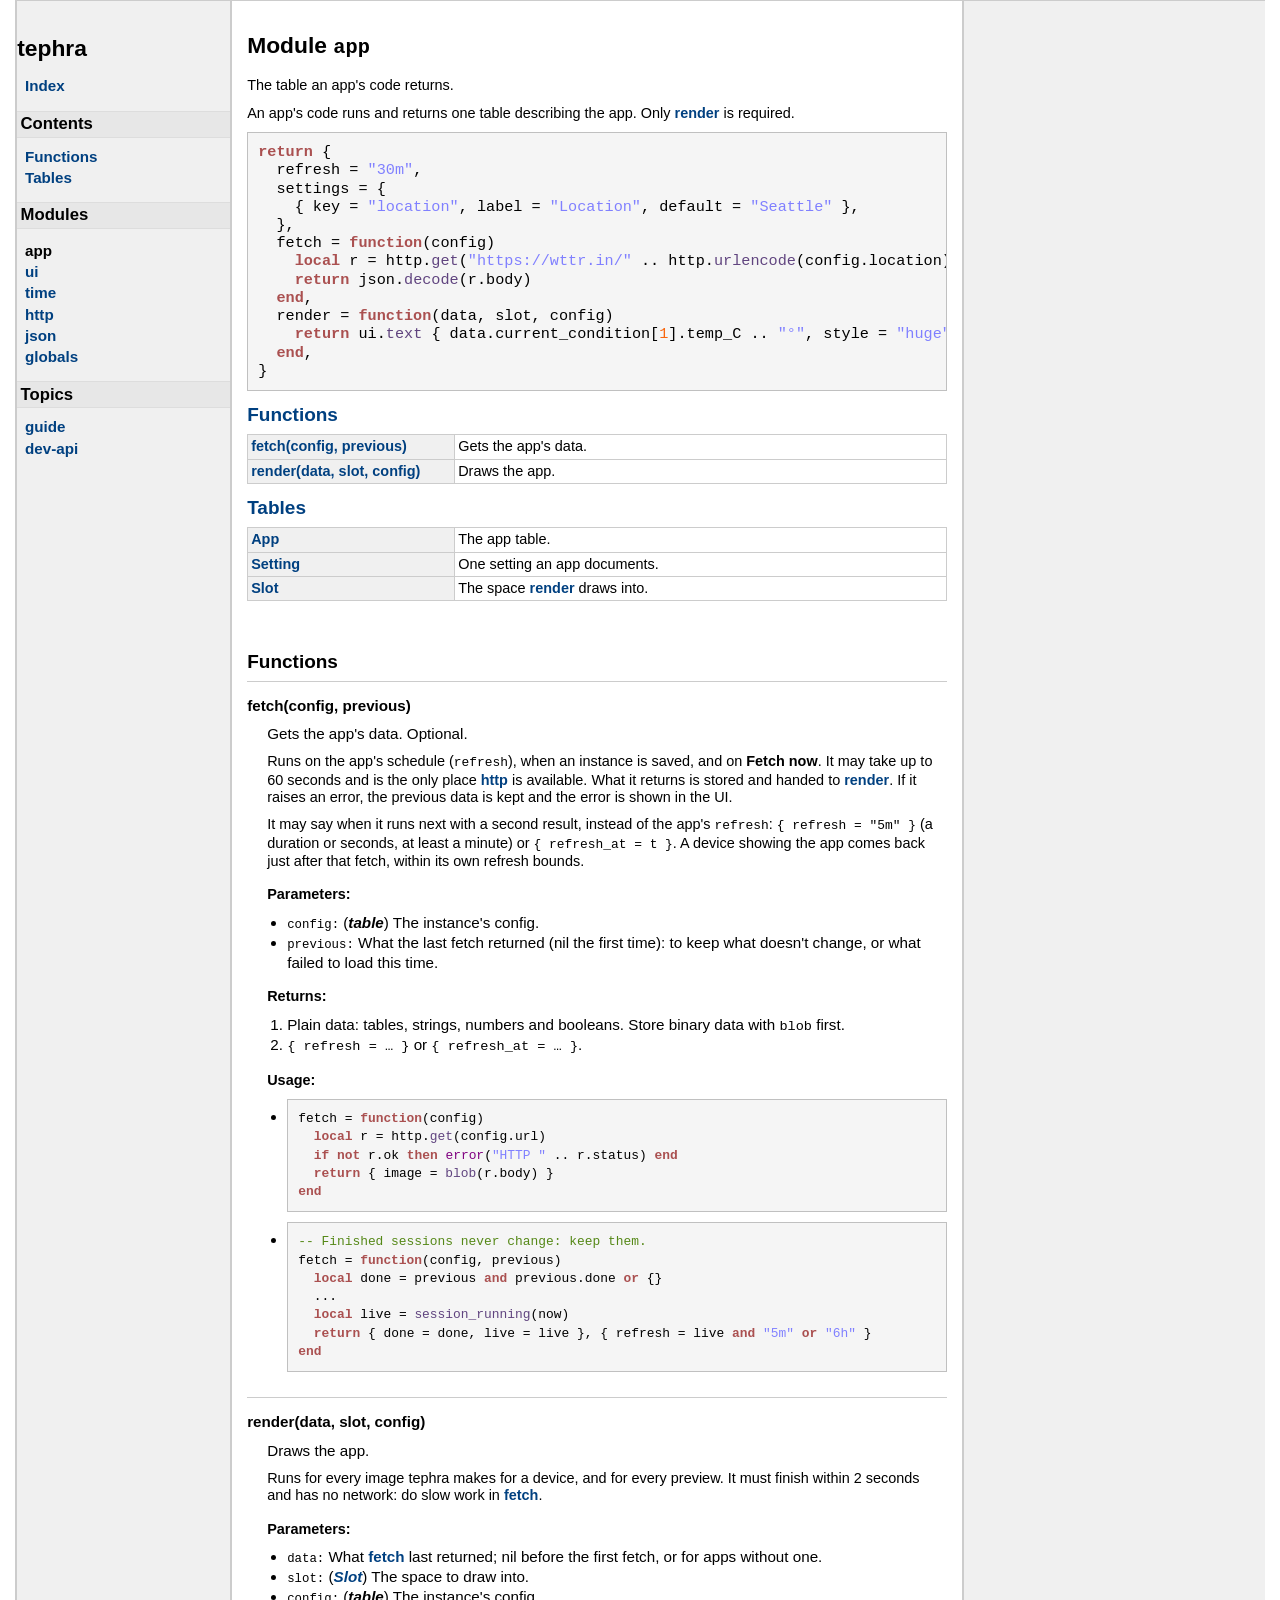
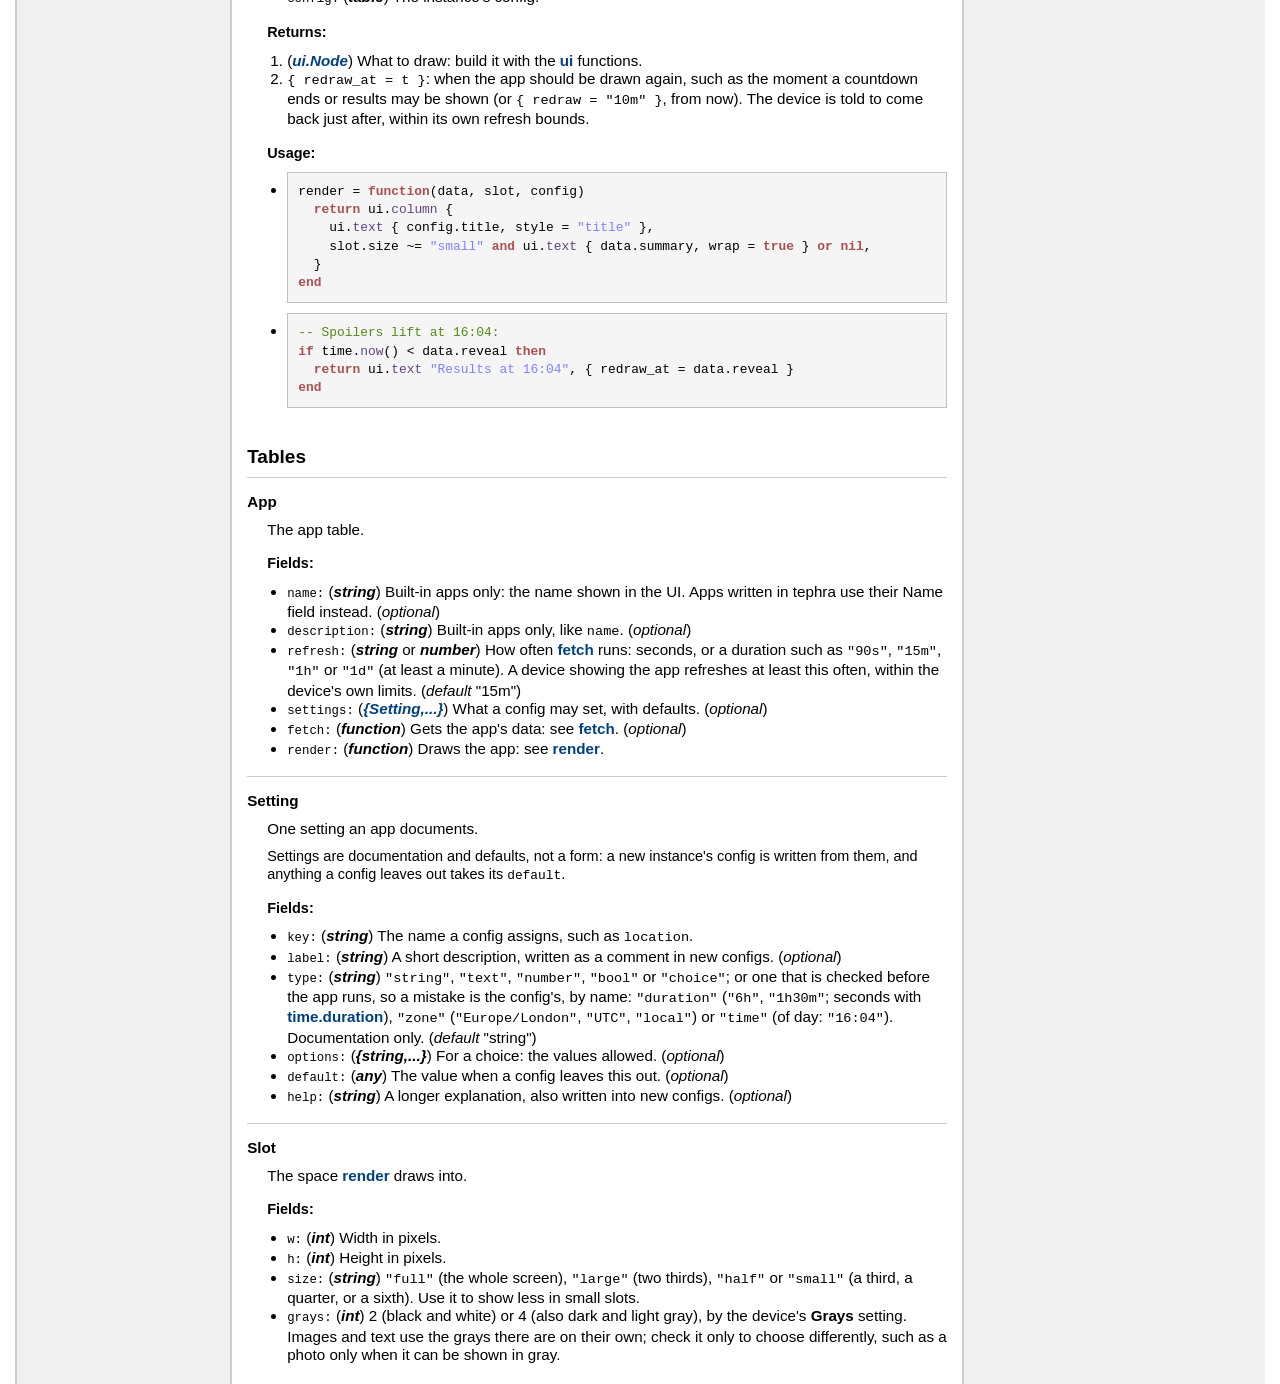
<file: web/luadoc/modules/app.html>
<!DOCTYPE html PUBLIC "-//W3C//DTD XHTML 1.0 Strict//EN"
   "http://www.w3.org/TR/xhtml1/DTD/xhtml1-strict.dtd">
<html>
<meta http-equiv="Content-Type" content="text/html; charset=UTF-8"/>
<head>
    <title>tephra Lua API</title>
    <link rel="stylesheet" href="../ldoc.css" type="text/css" />
</head>
<body>

<div id="container">

<div id="product">
	<div id="product_logo"></div>
	<div id="product_name"><big><b></b></big></div>
	<div id="product_description"></div>
</div> <!-- id="product" -->


<div id="main">


<!-- Menu -->

<div id="navigation">
<br/>
<h1>tephra</h1>


<ul>
  <li><a href="../index.html">Index</a></li>
</ul>

<h2>Contents</h2>
<ul>
<li><a href="#Functions">Functions</a></li>
<li><a href="#Tables">Tables</a></li>
</ul>


<h2>Modules</h2>
<ul class="nowrap">
  <li><strong>app</strong></li>
  <li><a href="../modules/ui.html">ui</a></li>
  <li><a href="../modules/time.html">time</a></li>
  <li><a href="../modules/http.html">http</a></li>
  <li><a href="../modules/json.html">json</a></li>
  <li><a href="../modules/globals.html">globals</a></li>
</ul>
<h2>Topics</h2>
<ul class="">
  <li><a href="../topics/guide.md.html">guide</a></li>
  <li><a href="../topics/dev-api.md.html">dev-api</a></li>
</ul>

</div>

<div id="content">

<h1>Module <code>app</code></h1>
<p>The table an app's code returns.</p>
<p>


<p> An app's code runs and returns one table describing the app. Only <a href="../modules/app.html#render">render</a> is required.</p>


<pre>
<span class="keyword">return</span> {
  refresh = <span class="string">"30m"</span>,
  settings = {
    { key = <span class="string">"location"</span>, label = <span class="string">"Location"</span>, default = <span class="string">"Seattle"</span> },
  },
  fetch = <span class="keyword">function</span>(config)
    <span class="keyword">local</span> r = http.<span class="function-name">get</span>(<span class="string">"https://wttr.in/"</span> .. http.<span class="function-name">urlencode</span>(config.location) .. <span class="string">"?format=j1"</span>)
    <span class="keyword">return</span> json.<span class="function-name">decode</span>(r.body)
  <span class="keyword">end</span>,
  render = <span class="keyword">function</span>(data, slot, config)
    <span class="keyword">return</span> ui.<span class="function-name">text</span> { data.current_condition[<span class="number">1</span>].temp_C .. <span class="string">"°"</span>, style = <span class="string">"huge"</span> }
  <span class="keyword">end</span>,
}
</pre>

</p>


<h2><a href="#Functions">Functions</a></h2>
<table class="function_list">
	<tr>
	<td class="name" nowrap><a href="#fetch">fetch(config, previous)</a></td>
	<td class="summary">Gets the app's data.</td>
	</tr>
	<tr>
	<td class="name" nowrap><a href="#render">render(data, slot, config)</a></td>
	<td class="summary">Draws the app.</td>
	</tr>
</table>
<h2><a href="#Tables">Tables</a></h2>
<table class="function_list">
	<tr>
	<td class="name" nowrap><a href="#App">App</a></td>
	<td class="summary">The app table.</td>
	</tr>
	<tr>
	<td class="name" nowrap><a href="#Setting">Setting</a></td>
	<td class="summary">One setting an app documents.</td>
	</tr>
	<tr>
	<td class="name" nowrap><a href="#Slot">Slot</a></td>
	<td class="summary">The space <a href="../modules/app.html#render">render</a> draws into.</td>
	</tr>
</table>

<br/>
<br/>


    <h2 class="section-header "><a name="Functions"></a>Functions</h2>

    <dl class="function">
    <dt>
    <a name = "fetch"></a>
    <strong>fetch(config, previous)</strong>
    </dt>
    <dd>
    Gets the app's data.  Optional.</p>

<p> Runs on the app's schedule (<code>refresh</code>), when an instance is saved, and on <strong>Fetch now</strong>. It may
 take up to 60 seconds and is the only place <a href="../modules/http.html#">http</a> is available. What it returns is stored
 and handed to <a href="../modules/app.html#render">render</a>. If it raises an error, the previous data is kept and the error is
 shown in the UI.</p>

<p> It may say when it runs next with a second result, instead of the app's <code>refresh</code>:
 <code>{ refresh = &quot;5m&quot; }</code> (a duration or seconds, at least a minute) or <code>{ refresh_at = t }</code>. A
 device showing the app comes back just after that fetch, within its own refresh bounds.


    <h3>Parameters:</h3>
    <ul>
        <li><span class="parameter">config</span>
            <span class="types"><span class="type">table</span></span>
         The instance's config.
        </li>
        <li><span class="parameter">previous</span>
         What the last fetch returned (nil the first time): to keep what doesn't
 change, or what failed to load this time.
        </li>
    </ul>

    <h3>Returns:</h3>
    <ol>
        <li>
        Plain data: tables, strings, numbers and booleans. Store binary data with <code>blob</code> first.</li>
        <li>
        <code>{ refresh = … }</code> or <code>{ refresh_at = … }</code>.</li>
    </ol>



    <h3>Usage:</h3>
    <ul>
        <li><pre class="example">fetch = <span class="keyword">function</span>(config)
  <span class="keyword">local</span> r = http.<span class="function-name">get</span>(config.url)
  <span class="keyword">if</span> <span class="keyword">not</span> r.ok <span class="keyword">then</span> <span class="global">error</span>(<span class="string">"HTTP "</span> .. r.status) <span class="keyword">end</span>
  <span class="keyword">return</span> { image = <span class="function-name">blob</span>(r.body) }
<span class="keyword">end</span></pre></li>
        <li><pre class="example"><span class="comment">-- Finished sessions never change: keep them.
</span>fetch = <span class="keyword">function</span>(config, previous)
  <span class="keyword">local</span> done = previous <span class="keyword">and</span> previous.done <span class="keyword">or</span> {}
  ...
  <span class="keyword">local</span> live = <span class="function-name">session_running</span>(now)
  <span class="keyword">return</span> { done = done, live = live }, { refresh = live <span class="keyword">and</span> <span class="string">"5m"</span> <span class="keyword">or</span> <span class="string">"6h"</span> }
<span class="keyword">end</span></pre></li>
    </ul>

</dd>
    <dt>
    <a name = "render"></a>
    <strong>render(data, slot, config)</strong>
    </dt>
    <dd>
    Draws the app. </p>

<p> Runs for every image tephra makes for a device, and for every preview. It must finish within
 2 seconds and has no network: do slow work in <a href="../modules/app.html#fetch">fetch</a>.


    <h3>Parameters:</h3>
    <ul>
        <li><span class="parameter">data</span>
         What <a href="../modules/app.html#fetch">fetch</a> last returned; nil before the first fetch, or for apps without one.
        </li>
        <li><span class="parameter">slot</span>
            <span class="types"><a class="type" href="../modules/app.html#Slot">Slot</a></span>
         The space to draw into.
        </li>
        <li><span class="parameter">config</span>
            <span class="types"><span class="type">table</span></span>
         The instance's config.
        </li>
    </ul>

    <h3>Returns:</h3>
    <ol>
        <li>
           <span class="types"><a class="type" href="../modules/ui.html#Node">ui.Node</a></span>
        What to draw: build it with the <a href="../modules/ui.html#">ui</a> functions.</li>
        <li>
         <code>{ redraw_at = t }</code>: when the app should be drawn again, such as the moment a
 countdown ends or results may be shown (or <code>{ redraw = &quot;10m&quot; }</code>, from now). The device is
 told to come back just after, within its own refresh bounds.</li>
    </ol>



    <h3>Usage:</h3>
    <ul>
        <li><pre class="example">render = <span class="keyword">function</span>(data, slot, config)
  <span class="keyword">return</span> ui.<span class="function-name">column</span> {
    ui.<span class="function-name">text</span> { config.title, style = <span class="string">"title"</span> },
    slot.size ~= <span class="string">"small"</span> <span class="keyword">and</span> ui.<span class="function-name">text</span> { data.summary, wrap = <span class="keyword">true</span> } <span class="keyword">or</span> <span class="keyword">nil</span>,
  }
<span class="keyword">end</span></pre></li>
        <li><pre class="example"><span class="comment">-- Spoilers lift at 16:04:
</span><span class="keyword">if</span> time.<span class="function-name">now</span>() &lt; data.reveal <span class="keyword">then</span>
  <span class="keyword">return</span> ui.<span class="function-name">text</span> <span class="string">"Results at 16:04"</span>, { redraw_at = data.reveal }
<span class="keyword">end</span></pre></li>
    </ul>

</dd>
</dl>
    <h2 class="section-header "><a name="Tables"></a>Tables</h2>

    <dl class="function">
    <dt>
    <a name = "App"></a>
    <strong>App</strong>
    </dt>
    <dd>
    The app table.


    <h3>Fields:</h3>
    <ul>
        <li><span class="parameter">name</span>
            <span class="types"><span class="type">string</span></span>
         Built-in apps only: the name shown in the UI. Apps written in tephra
 use their Name field instead.
         (<em>optional</em>)
        </li>
        <li><span class="parameter">description</span>
            <span class="types"><span class="type">string</span></span>
         Built-in apps only, like <code>name</code>.
         (<em>optional</em>)
        </li>
        <li><span class="parameter">refresh</span>
            <span class="types"><span class="type">string</span> or <span class="type">number</span></span>
         How often <a href="../modules/app.html#fetch">fetch</a> runs: seconds, or a duration such as
 <code>&quot;90s&quot;</code>, <code>&quot;15m&quot;</code>, <code>&quot;1h&quot;</code> or <code>&quot;1d&quot;</code> (at least a minute). A device showing the app refreshes at
 least this often, within the device's own limits.
         (<em>default</em> "15m")
        </li>
        <li><span class="parameter">settings</span>
            <span class="types"><a class="type" href="../modules/app.html#Setting">{Setting,...}</a></span>
         What a config may set, with defaults.
         (<em>optional</em>)
        </li>
        <li><span class="parameter">fetch</span>
            <span class="types"><span class="type">function</span></span>
         Gets the app's data: see <a href="../modules/app.html#fetch">fetch</a>.
         (<em>optional</em>)
        </li>
        <li><span class="parameter">render</span>
            <span class="types"><span class="type">function</span></span>
         Draws the app: see <a href="../modules/app.html#render">render</a>.
        </li>
    </ul>





</dd>
    <dt>
    <a name = "Setting"></a>
    <strong>Setting</strong>
    </dt>
    <dd>
    One setting an app documents. </p>

<p> Settings are documentation and defaults, not a form: a new instance's config is written from
 them, and anything a config leaves out takes its <code>default</code>.


    <h3>Fields:</h3>
    <ul>
        <li><span class="parameter">key</span>
            <span class="types"><span class="type">string</span></span>
         The name a config assigns, such as <code>location</code>.
        </li>
        <li><span class="parameter">label</span>
            <span class="types"><span class="type">string</span></span>
         A short description, written as a comment in new configs.
         (<em>optional</em>)
        </li>
        <li><span class="parameter">type</span>
            <span class="types"><span class="type">string</span></span>
         <code>&quot;string&quot;</code>, <code>&quot;text&quot;</code>, <code>&quot;number&quot;</code>, <code>&quot;bool&quot;</code> or <code>&quot;choice&quot;</code>;
 or one that is checked before the app runs, so a mistake is the config's, by name:
 <code>&quot;duration&quot;</code> (<code>&quot;6h&quot;</code>, <code>&quot;1h30m&quot;</code>; seconds with <a href="../modules/time.html#duration">time.duration</a>), <code>&quot;zone&quot;</code> (<code>&quot;Europe/London&quot;</code>,
 <code>&quot;UTC&quot;</code>, <code>&quot;local&quot;</code>) or <code>&quot;time&quot;</code> (of day: <code>&quot;16:04&quot;</code>).
 Documentation only.
         (<em>default</em> "string")
        </li>
        <li><span class="parameter">options</span>
            <span class="types"><span class="type">{string,...}</span></span>
         For a choice: the values allowed.
         (<em>optional</em>)
        </li>
        <li><span class="parameter">default</span>
            <span class="types"><span class="type">any</span></span>
         The value when a config leaves this out.
         (<em>optional</em>)
        </li>
        <li><span class="parameter">help</span>
            <span class="types"><span class="type">string</span></span>
         A longer explanation, also written into new configs.
         (<em>optional</em>)
        </li>
    </ul>





</dd>
    <dt>
    <a name = "Slot"></a>
    <strong>Slot</strong>
    </dt>
    <dd>
    The space <a href="../modules/app.html#render">render</a> draws into.


    <h3>Fields:</h3>
    <ul>
        <li><span class="parameter">w</span>
            <span class="types"><span class="type">int</span></span>
         Width in pixels.
        </li>
        <li><span class="parameter">h</span>
            <span class="types"><span class="type">int</span></span>
         Height in pixels.
        </li>
        <li><span class="parameter">size</span>
            <span class="types"><span class="type">string</span></span>
         <code>&quot;full&quot;</code> (the whole screen), <code>&quot;large&quot;</code> (two thirds), <code>&quot;half&quot;</code> or <code>&quot;small&quot;</code>
 (a third, a quarter, or a sixth). Use it to show less in small slots.
        </li>
        <li><span class="parameter">grays</span>
            <span class="types"><span class="type">int</span></span>
         2 (black and white) or 4 (also dark and light gray), by the device's
 <strong>Grays</strong> setting. Images and text use the grays there are on their own; check it only to
 choose differently, such as a photo only when it can be shown in gray.
        </li>
    </ul>





</dd>
</dl>


</div> <!-- id="content" -->
</div> <!-- id="main" -->
<div id="about">
<i>generated by <a href="http://github.com/lunarmodules/LDoc">LDoc 1.5.0</a></i>
<i style="float:right;">Last updated 2026-11-18 02:02:25 </i>
</div> <!-- id="about" -->
</div> <!-- id="container" -->
</body>
</html>
</file>
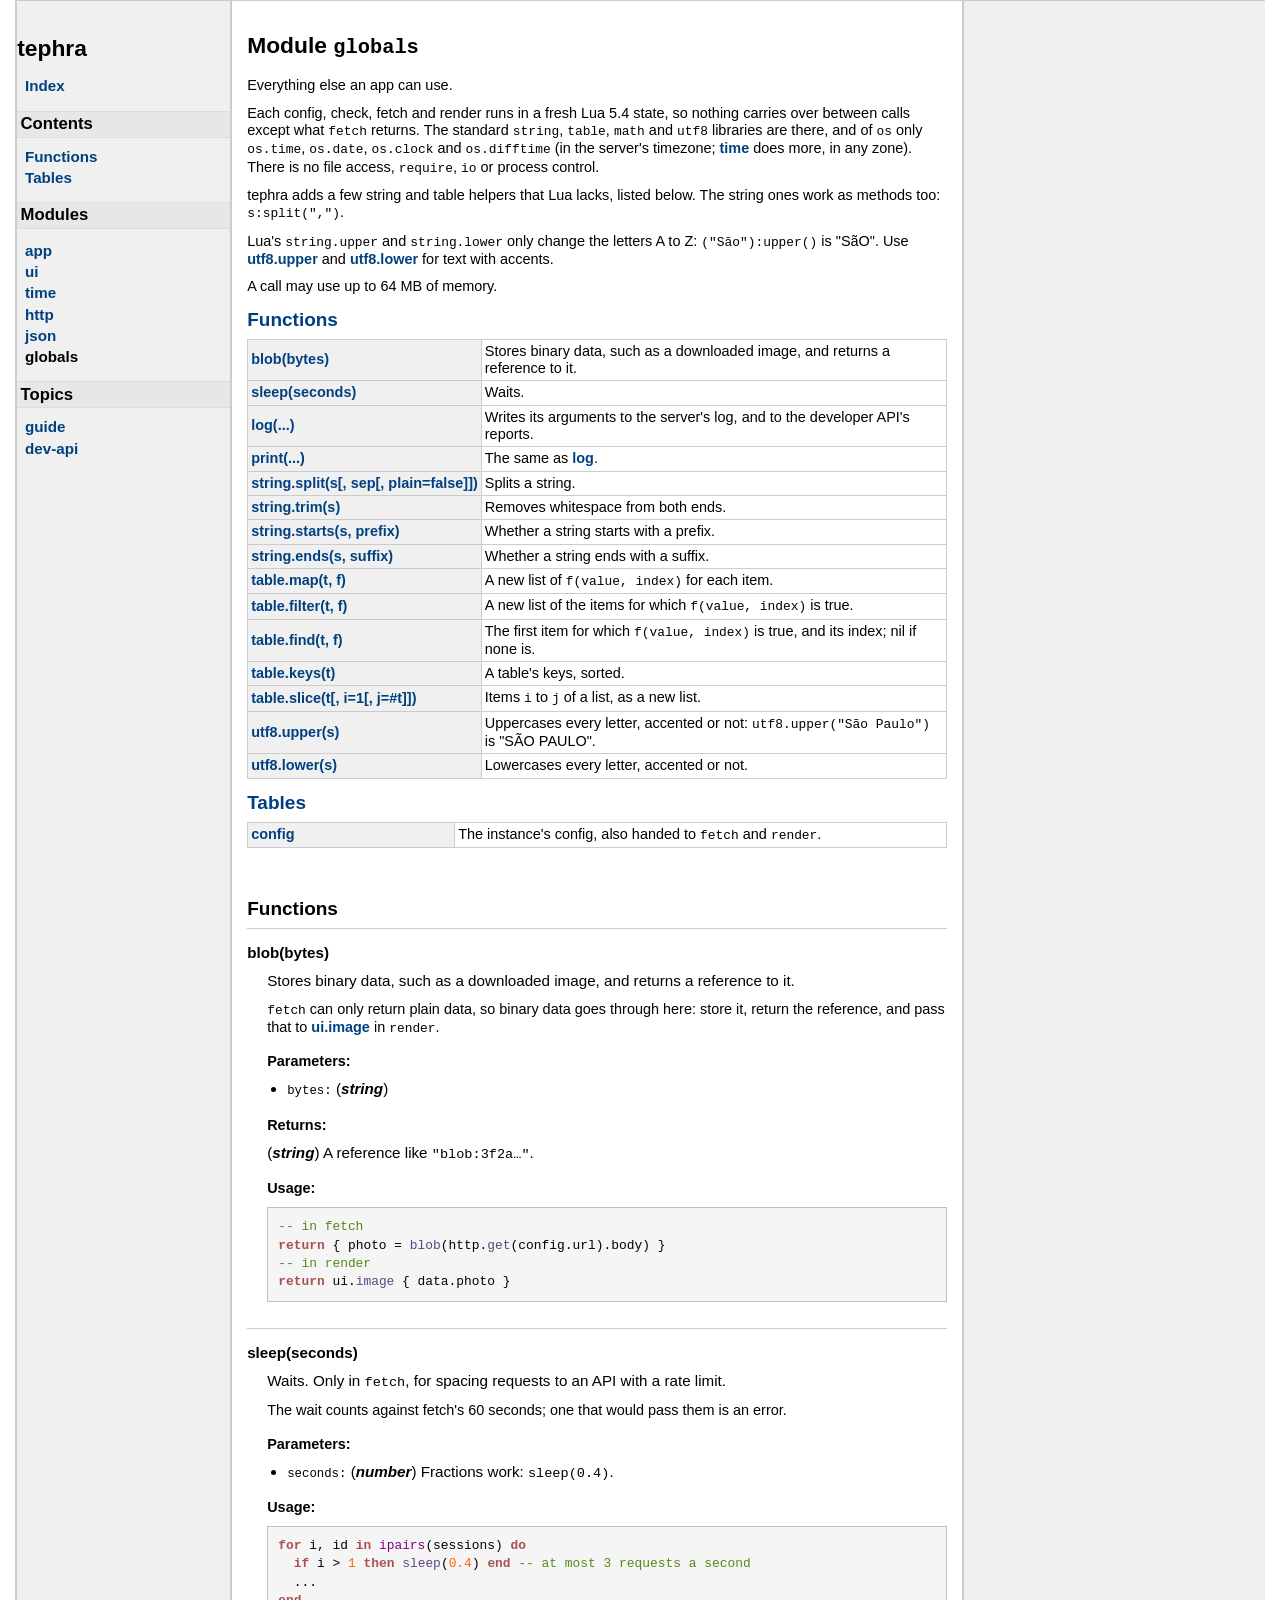
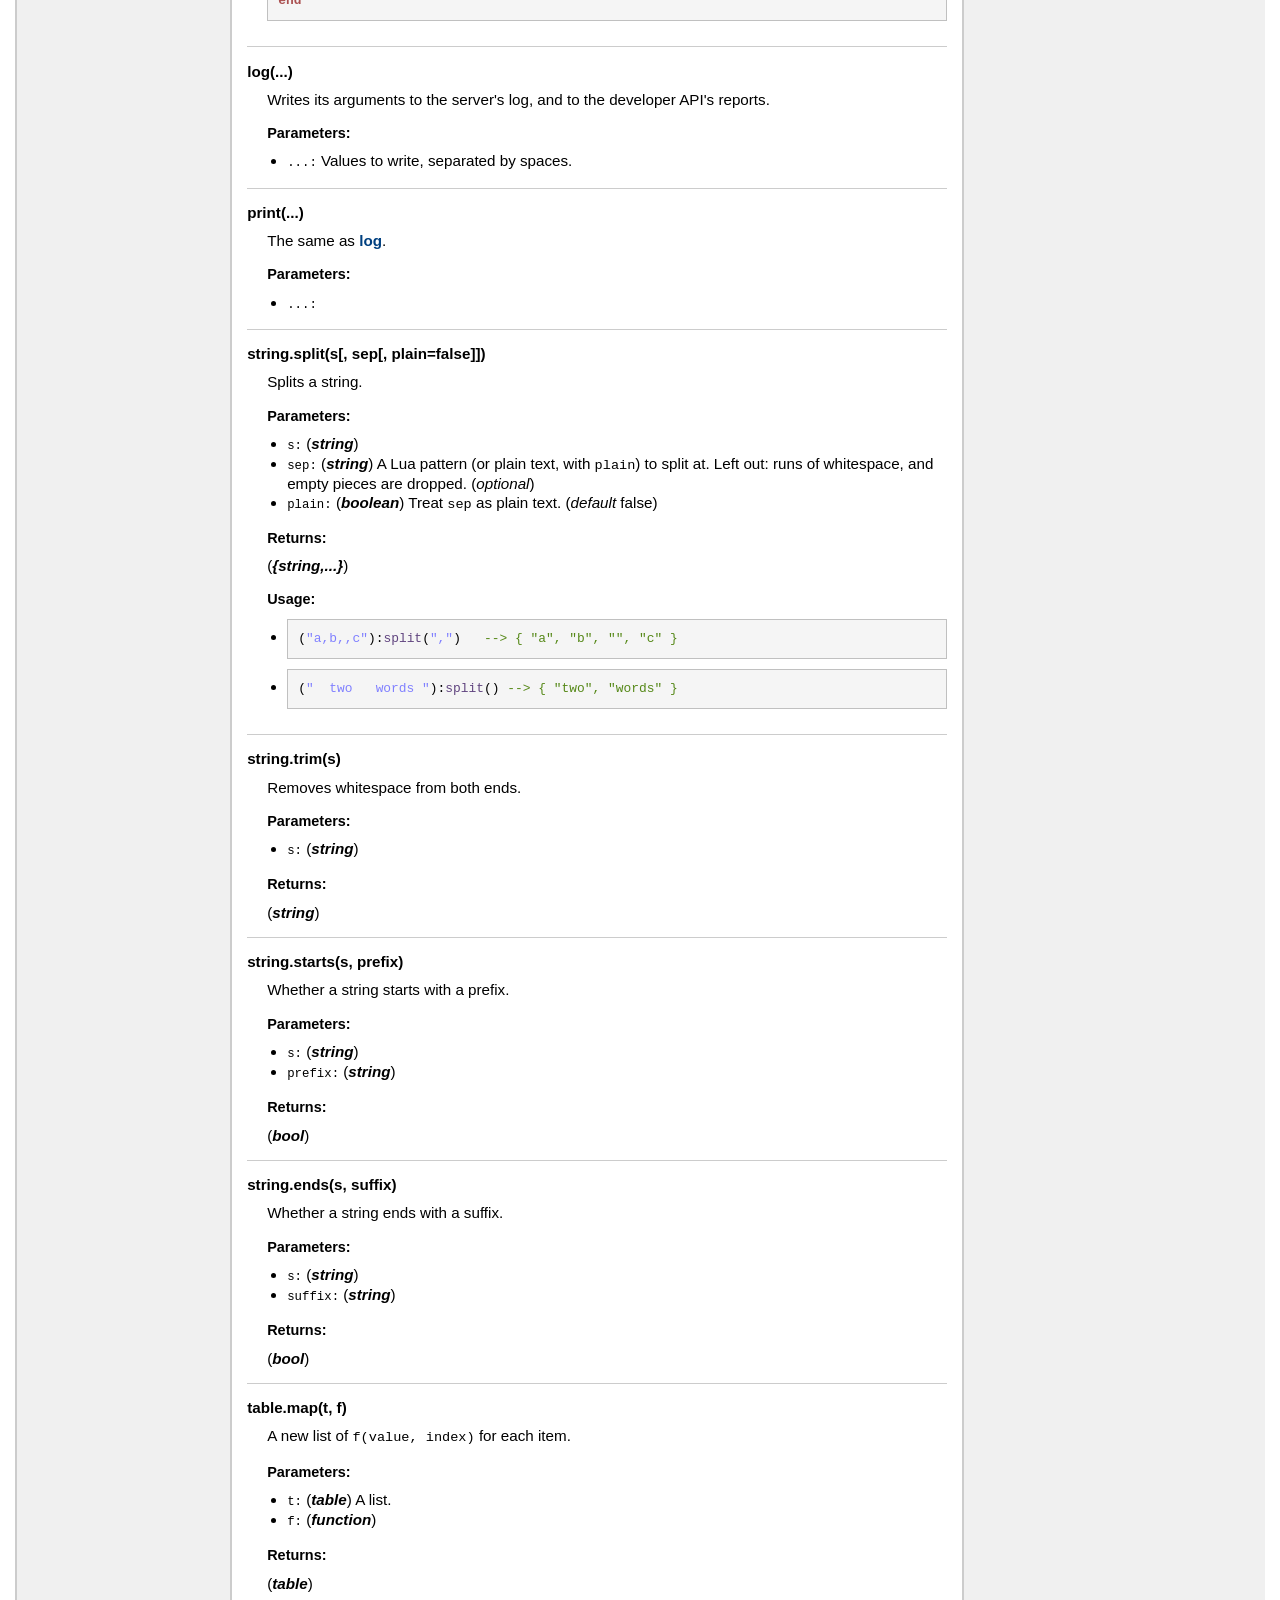
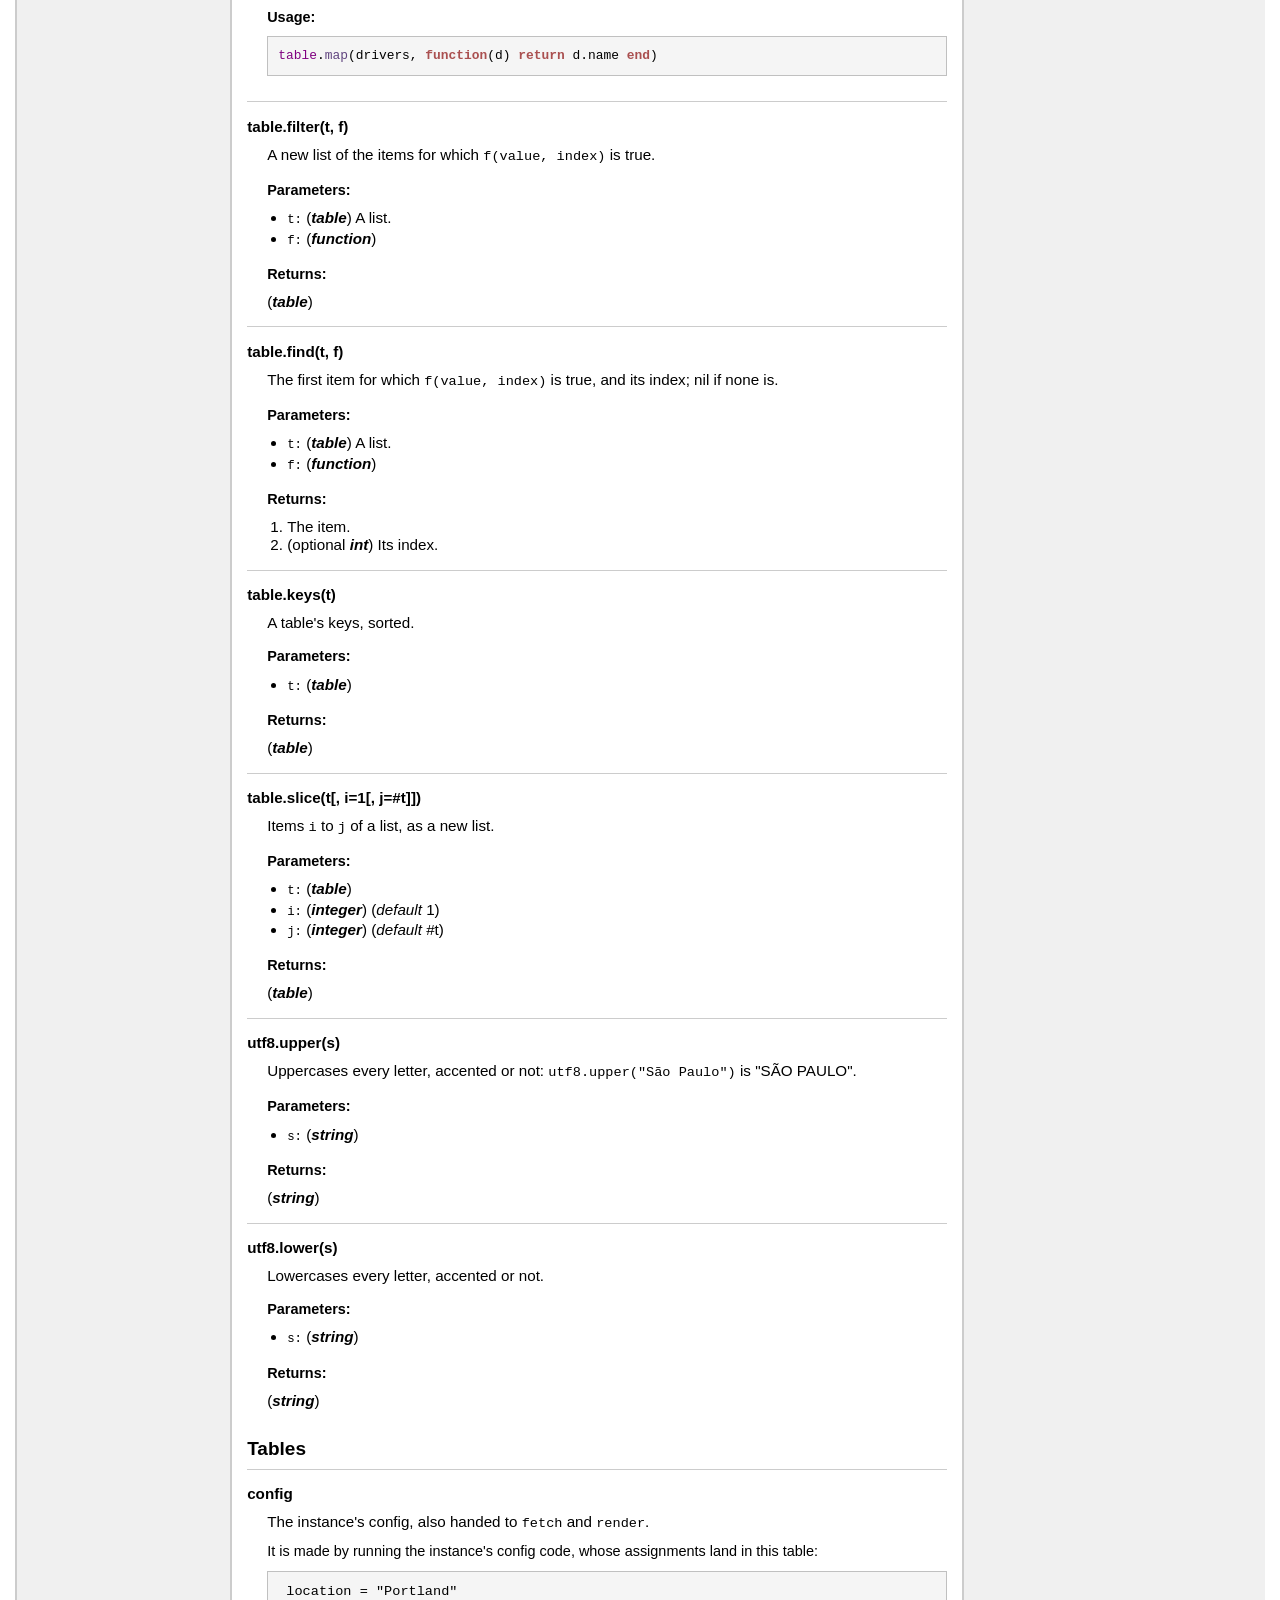
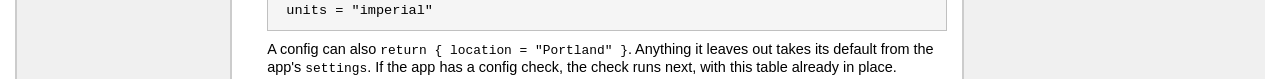
<file: web/luadoc/modules/globals.html>
<!DOCTYPE html PUBLIC "-//W3C//DTD XHTML 1.0 Strict//EN"
   "http://www.w3.org/TR/xhtml1/DTD/xhtml1-strict.dtd">
<html>
<meta http-equiv="Content-Type" content="text/html; charset=UTF-8"/>
<head>
    <title>tephra Lua API</title>
    <link rel="stylesheet" href="../ldoc.css" type="text/css" />
</head>
<body>

<div id="container">

<div id="product">
	<div id="product_logo"></div>
	<div id="product_name"><big><b></b></big></div>
	<div id="product_description"></div>
</div> <!-- id="product" -->


<div id="main">


<!-- Menu -->

<div id="navigation">
<br/>
<h1>tephra</h1>


<ul>
  <li><a href="../index.html">Index</a></li>
</ul>

<h2>Contents</h2>
<ul>
<li><a href="#Functions">Functions</a></li>
<li><a href="#Tables">Tables</a></li>
</ul>


<h2>Modules</h2>
<ul class="nowrap">
  <li><a href="../modules/app.html">app</a></li>
  <li><a href="../modules/ui.html">ui</a></li>
  <li><a href="../modules/time.html">time</a></li>
  <li><a href="../modules/http.html">http</a></li>
  <li><a href="../modules/json.html">json</a></li>
  <li><strong>globals</strong></li>
</ul>
<h2>Topics</h2>
<ul class="">
  <li><a href="../topics/guide.md.html">guide</a></li>
  <li><a href="../topics/dev-api.md.html">dev-api</a></li>
</ul>

</div>

<div id="content">

<h1>Module <code>globals</code></h1>
<p>Everything else an app can use.</p>
<p> Each config, check, fetch and render runs in a fresh Lua 5.4 state, so nothing carries over
 between calls except what <code>fetch</code> returns. The standard <code>string</code>, <code>table</code>, <code>math</code> and <code>utf8</code>
 libraries are there, and of <code>os</code> only <code>os.time</code>, <code>os.date</code>, <code>os.clock</code> and <code>os.difftime</code>
 (in the server's timezone; <a href="../modules/time.html#">time</a> does more, in any zone). There is no file access,
 <code>require</code>, <code>io</code> or process control.</p>

<p> tephra adds a few string and table helpers that Lua lacks, listed below. The string ones
 work as methods too: <code>s:split(&quot;,&quot;)</code>.</p>

<p> Lua's <code>string.upper</code> and <code>string.lower</code> only change the letters A to Z: <code>(&quot;São&quot;):upper()</code> is
 "SãO". Use <a href="../modules/globals.html#utf8.upper">utf8.upper</a> and <a href="../modules/globals.html#utf8.lower">utf8.lower</a> for text with accents.</p>

<p> A call may use up to 64 MB of memory.</p>


<h2><a href="#Functions">Functions</a></h2>
<table class="function_list">
	<tr>
	<td class="name" nowrap><a href="#blob">blob(bytes)</a></td>
	<td class="summary">Stores binary data, such as a downloaded image, and returns a reference to it.</td>
	</tr>
	<tr>
	<td class="name" nowrap><a href="#sleep">sleep(seconds)</a></td>
	<td class="summary">Waits.</td>
	</tr>
	<tr>
	<td class="name" nowrap><a href="#log">log(...)</a></td>
	<td class="summary">Writes its arguments to the server's log, and to the developer API's reports.</td>
	</tr>
	<tr>
	<td class="name" nowrap><a href="#print">print(...)</a></td>
	<td class="summary">The same as <a href="../modules/globals.html#log">log</a>.</td>
	</tr>
	<tr>
	<td class="name" nowrap><a href="#string.split">string.split(s[, sep[, plain=false]])</a></td>
	<td class="summary">Splits a string.</td>
	</tr>
	<tr>
	<td class="name" nowrap><a href="#string.trim">string.trim(s)</a></td>
	<td class="summary">Removes whitespace from both ends.</td>
	</tr>
	<tr>
	<td class="name" nowrap><a href="#string.starts">string.starts(s, prefix)</a></td>
	<td class="summary">Whether a string starts with a prefix.</td>
	</tr>
	<tr>
	<td class="name" nowrap><a href="#string.ends">string.ends(s, suffix)</a></td>
	<td class="summary">Whether a string ends with a suffix.</td>
	</tr>
	<tr>
	<td class="name" nowrap><a href="#table.map">table.map(t, f)</a></td>
	<td class="summary">A new list of <code>f(value, index)</code> for each item.</td>
	</tr>
	<tr>
	<td class="name" nowrap><a href="#table.filter">table.filter(t, f)</a></td>
	<td class="summary">A new list of the items for which <code>f(value, index)</code> is true.</td>
	</tr>
	<tr>
	<td class="name" nowrap><a href="#table.find">table.find(t, f)</a></td>
	<td class="summary">The first item for which <code>f(value, index)</code> is true, and its index; nil if none is.</td>
	</tr>
	<tr>
	<td class="name" nowrap><a href="#table.keys">table.keys(t)</a></td>
	<td class="summary">A table's keys, sorted.</td>
	</tr>
	<tr>
	<td class="name" nowrap><a href="#table.slice">table.slice(t[, i=1[, j=#t]])</a></td>
	<td class="summary">Items <code>i</code> to <code>j</code> of a list, as a new list.</td>
	</tr>
	<tr>
	<td class="name" nowrap><a href="#utf8.upper">utf8.upper(s)</a></td>
	<td class="summary">Uppercases every letter, accented or not: <code>utf8.upper(&quot;São Paulo&quot;)</code> is "SÃO PAULO".</td>
	</tr>
	<tr>
	<td class="name" nowrap><a href="#utf8.lower">utf8.lower(s)</a></td>
	<td class="summary">Lowercases every letter, accented or not.</td>
	</tr>
</table>
<h2><a href="#Tables">Tables</a></h2>
<table class="function_list">
	<tr>
	<td class="name" nowrap><a href="#config">config</a></td>
	<td class="summary">The instance's config, also handed to <code>fetch</code> and <code>render</code>.</td>
	</tr>
</table>

<br/>
<br/>


    <h2 class="section-header "><a name="Functions"></a>Functions</h2>

    <dl class="function">
    <dt>
    <a name = "blob"></a>
    <strong>blob(bytes)</strong>
    </dt>
    <dd>
    Stores binary data, such as a downloaded image, and returns a reference to it. </p>

<p> <code>fetch</code> can only return plain data, so binary data goes through here: store it, return the
 reference, and pass that to <a href="../modules/ui.html#image">ui.image</a> in <code>render</code>.


    <h3>Parameters:</h3>
    <ul>
        <li><span class="parameter">bytes</span>
            <span class="types"><span class="type">string</span></span>



        </li>
    </ul>

    <h3>Returns:</h3>
    <ol>

           <span class="types"><span class="type">string</span></span>
        A reference like <code>&quot;blob:3f2a…&quot;</code>.
    </ol>



    <h3>Usage:</h3>
    <ul>
        <pre class="example"><span class="comment">-- in fetch
</span><span class="keyword">return</span> { photo = <span class="function-name">blob</span>(http.<span class="function-name">get</span>(config.url).body) }
<span class="comment">-- in render
</span><span class="keyword">return</span> ui.<span class="function-name">image</span> { data.photo }</pre>
    </ul>

</dd>
    <dt>
    <a name = "sleep"></a>
    <strong>sleep(seconds)</strong>
    </dt>
    <dd>
    Waits.  Only in <code>fetch</code>, for spacing requests to an API with a rate limit.</p>

<p> The wait counts against fetch's 60 seconds; one that would pass them is an error.


    <h3>Parameters:</h3>
    <ul>
        <li><span class="parameter">seconds</span>
            <span class="types"><span class="type">number</span></span>
         Fractions work: <code>sleep(0.4)</code>.
        </li>
    </ul>




    <h3>Usage:</h3>
    <ul>
        <pre class="example"><span class="keyword">for</span> i, id <span class="keyword">in</span> <span class="global">ipairs</span>(sessions) <span class="keyword">do</span>
  <span class="keyword">if</span> i &gt; <span class="number">1</span> <span class="keyword">then</span> <span class="function-name">sleep</span>(<span class="number">0.4</span>) <span class="keyword">end</span> <span class="comment">-- at most 3 requests a second
</span>  ...
<span class="keyword">end</span></pre>
    </ul>

</dd>
    <dt>
    <a name = "log"></a>
    <strong>log(...)</strong>
    </dt>
    <dd>
    Writes its arguments to the server's log, and to the developer API's reports.


    <h3>Parameters:</h3>
    <ul>
        <li><span class="parameter">...</span>
         Values to write, separated by spaces.
        </li>
    </ul>





</dd>
    <dt>
    <a name = "print"></a>
    <strong>print(...)</strong>
    </dt>
    <dd>
    The same as <a href="../modules/globals.html#log">log</a>.


    <h3>Parameters:</h3>
    <ul>
        <li><span class="parameter">...</span>



        </li>
    </ul>





</dd>
    <dt>
    <a name = "string.split"></a>
    <strong>string.split(s[, sep[, plain=false]])</strong>
    </dt>
    <dd>
    Splits a string.


    <h3>Parameters:</h3>
    <ul>
        <li><span class="parameter">s</span>
            <span class="types"><span class="type">string</span></span>



        </li>
        <li><span class="parameter">sep</span>
            <span class="types"><span class="type">string</span></span>
         A Lua pattern (or plain text, with <code>plain</code>) to split at. Left out: runs of
 whitespace, and empty pieces are dropped.
         (<em>optional</em>)
        </li>
        <li><span class="parameter">plain</span>
            <span class="types"><span class="type">boolean</span></span>
         Treat <code>sep</code> as plain text.
         (<em>default</em> false)
        </li>
    </ul>

    <h3>Returns:</h3>
    <ol>

           <span class="types"><span class="type">{string,...}</span></span>



    </ol>



    <h3>Usage:</h3>
    <ul>
        <li><pre class="example">(<span class="string">"a,b,,c"</span>):<span class="function-name">split</span>(<span class="string">","</span>)   <span class="comment">--&gt; { "a", "b", "", "c" }</span></pre></li>
        <li><pre class="example">(<span class="string">"  two   words "</span>):<span class="function-name">split</span>() <span class="comment">--&gt; { "two", "words" }</span></pre></li>
    </ul>

</dd>
    <dt>
    <a name = "string.trim"></a>
    <strong>string.trim(s)</strong>
    </dt>
    <dd>
    Removes whitespace from both ends.


    <h3>Parameters:</h3>
    <ul>
        <li><span class="parameter">s</span>
            <span class="types"><span class="type">string</span></span>



        </li>
    </ul>

    <h3>Returns:</h3>
    <ol>

           <span class="types"><span class="type">string</span></span>



    </ol>




</dd>
    <dt>
    <a name = "string.starts"></a>
    <strong>string.starts(s, prefix)</strong>
    </dt>
    <dd>
    Whether a string starts with a prefix.


    <h3>Parameters:</h3>
    <ul>
        <li><span class="parameter">s</span>
            <span class="types"><span class="type">string</span></span>



        </li>
        <li><span class="parameter">prefix</span>
            <span class="types"><span class="type">string</span></span>



        </li>
    </ul>

    <h3>Returns:</h3>
    <ol>

           <span class="types"><span class="type">bool</span></span>



    </ol>




</dd>
    <dt>
    <a name = "string.ends"></a>
    <strong>string.ends(s, suffix)</strong>
    </dt>
    <dd>
    Whether a string ends with a suffix.


    <h3>Parameters:</h3>
    <ul>
        <li><span class="parameter">s</span>
            <span class="types"><span class="type">string</span></span>



        </li>
        <li><span class="parameter">suffix</span>
            <span class="types"><span class="type">string</span></span>



        </li>
    </ul>

    <h3>Returns:</h3>
    <ol>

           <span class="types"><span class="type">bool</span></span>



    </ol>




</dd>
    <dt>
    <a name = "table.map"></a>
    <strong>table.map(t, f)</strong>
    </dt>
    <dd>
    A new list of <code>f(value, index)</code> for each item.


    <h3>Parameters:</h3>
    <ul>
        <li><span class="parameter">t</span>
            <span class="types"><span class="type">table</span></span>
         A list.
        </li>
        <li><span class="parameter">f</span>
            <span class="types"><span class="type">function</span></span>



        </li>
    </ul>

    <h3>Returns:</h3>
    <ol>

           <span class="types"><span class="type">table</span></span>



    </ol>



    <h3>Usage:</h3>
    <ul>
        <pre class="example"><span class="global">table</span>.<span class="function-name">map</span>(drivers, <span class="keyword">function</span>(d) <span class="keyword">return</span> d.name <span class="keyword">end</span>)</pre>
    </ul>

</dd>
    <dt>
    <a name = "table.filter"></a>
    <strong>table.filter(t, f)</strong>
    </dt>
    <dd>
    A new list of the items for which <code>f(value, index)</code> is true.


    <h3>Parameters:</h3>
    <ul>
        <li><span class="parameter">t</span>
            <span class="types"><span class="type">table</span></span>
         A list.
        </li>
        <li><span class="parameter">f</span>
            <span class="types"><span class="type">function</span></span>



        </li>
    </ul>

    <h3>Returns:</h3>
    <ol>

           <span class="types"><span class="type">table</span></span>



    </ol>




</dd>
    <dt>
    <a name = "table.find"></a>
    <strong>table.find(t, f)</strong>
    </dt>
    <dd>
    The first item for which <code>f(value, index)</code> is true, and its index; nil if none is.


    <h3>Parameters:</h3>
    <ul>
        <li><span class="parameter">t</span>
            <span class="types"><span class="type">table</span></span>
         A list.
        </li>
        <li><span class="parameter">f</span>
            <span class="types"><span class="type">function</span></span>



        </li>
    </ul>

    <h3>Returns:</h3>
    <ol>
        <li>
        The item.</li>
        <li>
           <span class="types">optional <span class="type">int</span></span>
        Its index.</li>
    </ol>




</dd>
    <dt>
    <a name = "table.keys"></a>
    <strong>table.keys(t)</strong>
    </dt>
    <dd>
    A table's keys, sorted.


    <h3>Parameters:</h3>
    <ul>
        <li><span class="parameter">t</span>
            <span class="types"><span class="type">table</span></span>



        </li>
    </ul>

    <h3>Returns:</h3>
    <ol>

           <span class="types"><span class="type">table</span></span>



    </ol>




</dd>
    <dt>
    <a name = "table.slice"></a>
    <strong>table.slice(t[, i=1[, j=#t]])</strong>
    </dt>
    <dd>
    Items <code>i</code> to <code>j</code> of a list, as a new list.


    <h3>Parameters:</h3>
    <ul>
        <li><span class="parameter">t</span>
            <span class="types"><span class="type">table</span></span>



        </li>
        <li><span class="parameter">i</span>
            <span class="types"><span class="type">integer</span></span>



         (<em>default</em> 1)
        </li>
        <li><span class="parameter">j</span>
            <span class="types"><span class="type">integer</span></span>



         (<em>default</em> #t)
        </li>
    </ul>

    <h3>Returns:</h3>
    <ol>

           <span class="types"><span class="type">table</span></span>



    </ol>




</dd>
    <dt>
    <a name = "utf8.upper"></a>
    <strong>utf8.upper(s)</strong>
    </dt>
    <dd>
    Uppercases every letter, accented or not: <code>utf8.upper(&quot;São Paulo&quot;)</code> is "SÃO PAULO".


    <h3>Parameters:</h3>
    <ul>
        <li><span class="parameter">s</span>
            <span class="types"><span class="type">string</span></span>



        </li>
    </ul>

    <h3>Returns:</h3>
    <ol>

           <span class="types"><span class="type">string</span></span>



    </ol>




</dd>
    <dt>
    <a name = "utf8.lower"></a>
    <strong>utf8.lower(s)</strong>
    </dt>
    <dd>
    Lowercases every letter, accented or not.


    <h3>Parameters:</h3>
    <ul>
        <li><span class="parameter">s</span>
            <span class="types"><span class="type">string</span></span>



        </li>
    </ul>

    <h3>Returns:</h3>
    <ol>

           <span class="types"><span class="type">string</span></span>



    </ol>




</dd>
</dl>
    <h2 class="section-header "><a name="Tables"></a>Tables</h2>

    <dl class="function">
    <dt>
    <a name = "config"></a>
    <strong>config</strong>
    </dt>
    <dd>
    The instance's config, also handed to <code>fetch</code> and <code>render</code>. </p>

<p> It is made by running the instance's config code, whose assignments land in this table:</p>

<pre><code> location = "Portland"
 units = "imperial"
</code></pre>

<p> A config can also <code>return { location = &quot;Portland&quot; }</code>. Anything it leaves out takes its
 default from the app's <code>settings</code>. If the app has a config check, the check runs next, with
 this table already in place.







</dd>
</dl>


</div> <!-- id="content" -->
</div> <!-- id="main" -->
<div id="about">
<i>generated by <a href="http://github.com/lunarmodules/LDoc">LDoc 1.5.0</a></i>
<i style="float:right;">Last updated 2026-11-18 02:02:25 </i>
</div> <!-- id="about" -->
</div> <!-- id="container" -->
</body>
</html>
</file>
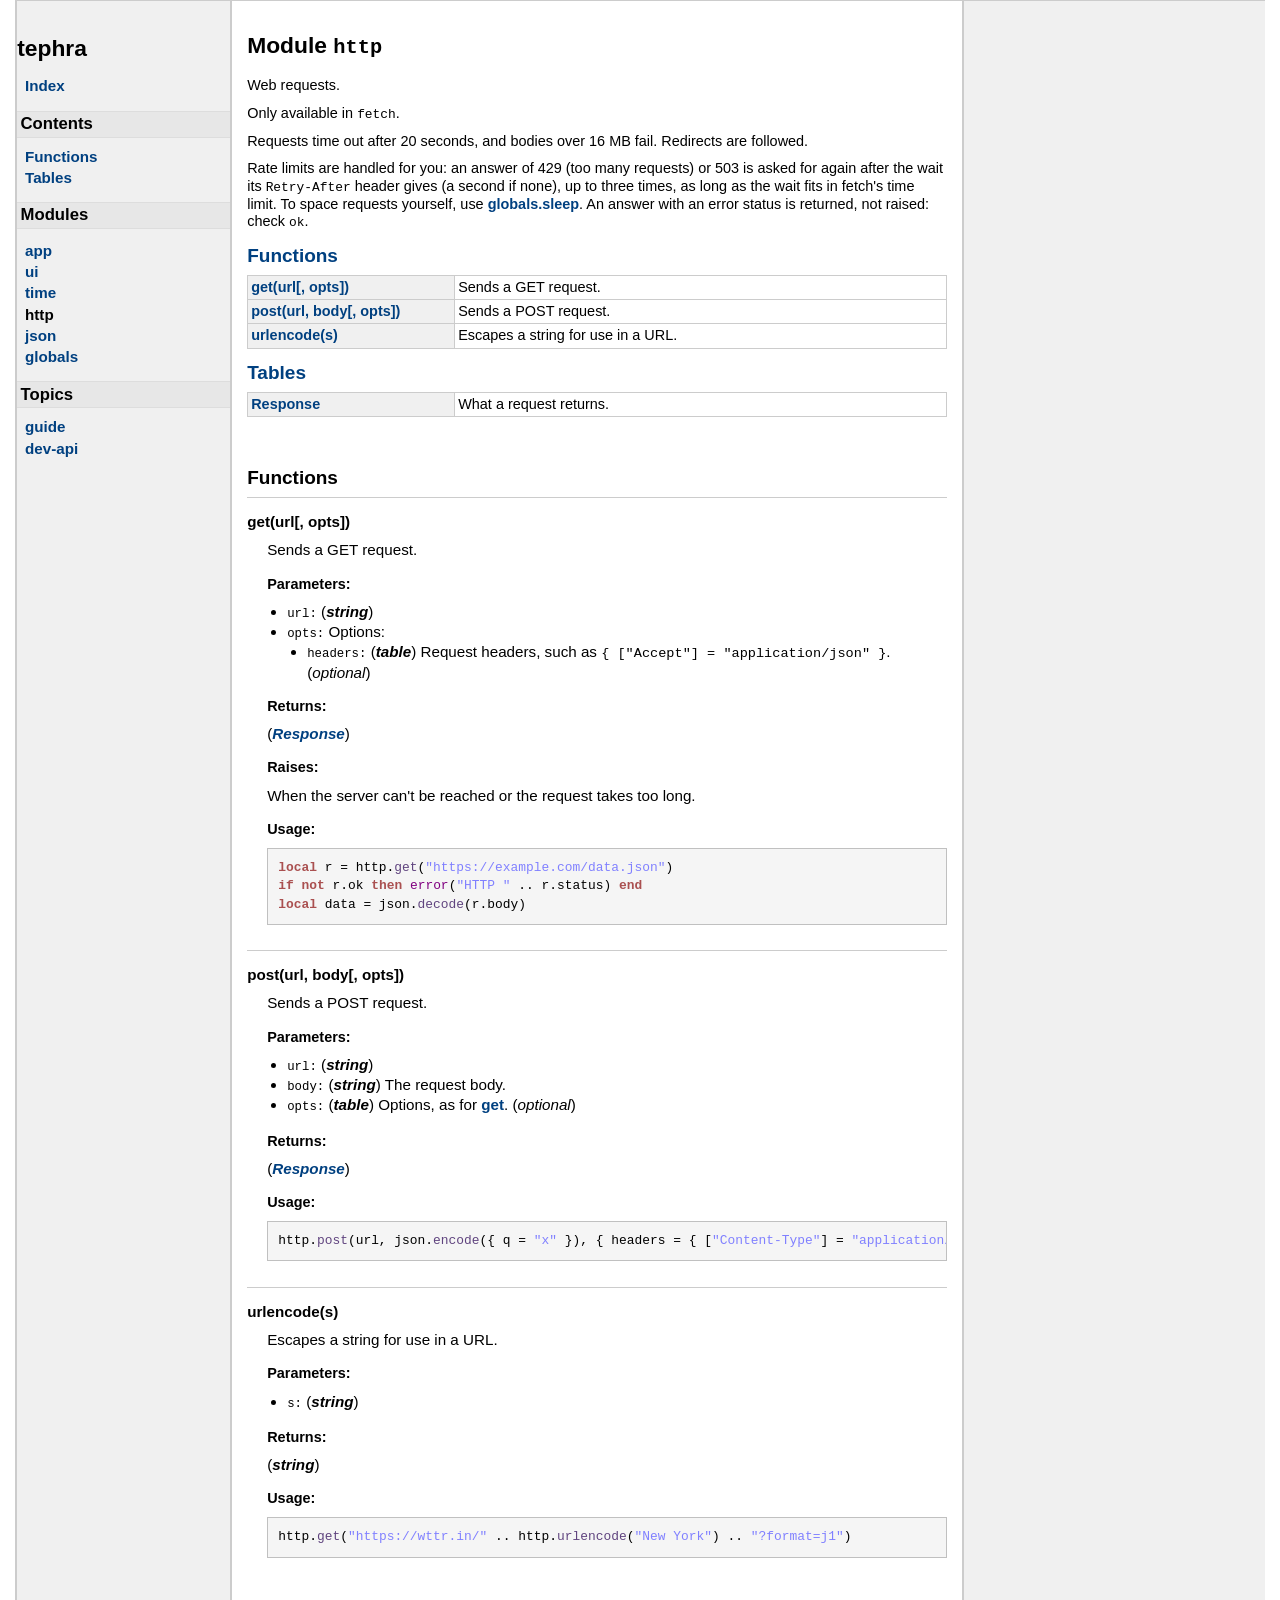
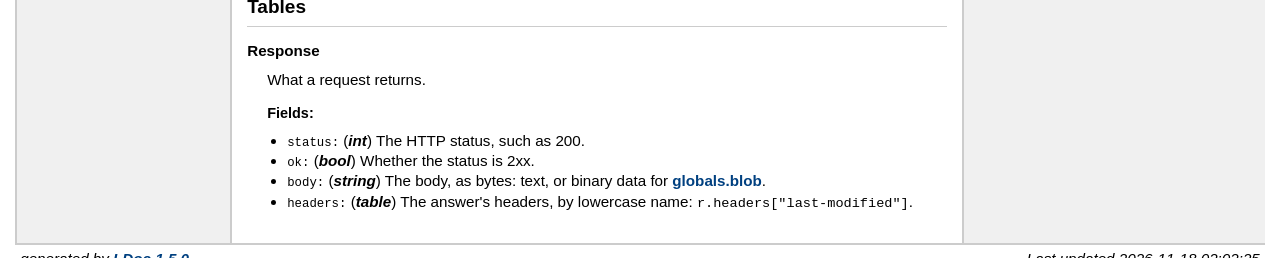
<file: web/luadoc/modules/http.html>
<!DOCTYPE html PUBLIC "-//W3C//DTD XHTML 1.0 Strict//EN"
   "http://www.w3.org/TR/xhtml1/DTD/xhtml1-strict.dtd">
<html>
<meta http-equiv="Content-Type" content="text/html; charset=UTF-8"/>
<head>
    <title>tephra Lua API</title>
    <link rel="stylesheet" href="../ldoc.css" type="text/css" />
</head>
<body>

<div id="container">

<div id="product">
	<div id="product_logo"></div>
	<div id="product_name"><big><b></b></big></div>
	<div id="product_description"></div>
</div> <!-- id="product" -->


<div id="main">


<!-- Menu -->

<div id="navigation">
<br/>
<h1>tephra</h1>


<ul>
  <li><a href="../index.html">Index</a></li>
</ul>

<h2>Contents</h2>
<ul>
<li><a href="#Functions">Functions</a></li>
<li><a href="#Tables">Tables</a></li>
</ul>


<h2>Modules</h2>
<ul class="nowrap">
  <li><a href="../modules/app.html">app</a></li>
  <li><a href="../modules/ui.html">ui</a></li>
  <li><a href="../modules/time.html">time</a></li>
  <li><strong>http</strong></li>
  <li><a href="../modules/json.html">json</a></li>
  <li><a href="../modules/globals.html">globals</a></li>
</ul>
<h2>Topics</h2>
<ul class="">
  <li><a href="../topics/guide.md.html">guide</a></li>
  <li><a href="../topics/dev-api.md.html">dev-api</a></li>
</ul>

</div>

<div id="content">

<h1>Module <code>http</code></h1>
<p>Web requests.</p>
<p> Only available in <code>fetch</code>.</p>

<p> Requests time out after 20 seconds, and bodies over 16 MB fail. Redirects are followed.</p>

<p> Rate limits are handled for you: an answer of 429 (too many requests) or 503 is asked for
 again after the wait its <code>Retry-After</code> header gives (a second if none), up to three times, as
 long as the wait fits in fetch's time limit. To space requests yourself, use <a href="../modules/globals.html#sleep">globals.sleep</a>.
 An answer with an error status is returned, not raised: check <code>ok</code>.</p>


<h2><a href="#Functions">Functions</a></h2>
<table class="function_list">
	<tr>
	<td class="name" nowrap><a href="#get">get(url[, opts])</a></td>
	<td class="summary">Sends a GET request.</td>
	</tr>
	<tr>
	<td class="name" nowrap><a href="#post">post(url, body[, opts])</a></td>
	<td class="summary">Sends a POST request.</td>
	</tr>
	<tr>
	<td class="name" nowrap><a href="#urlencode">urlencode(s)</a></td>
	<td class="summary">Escapes a string for use in a URL.</td>
	</tr>
</table>
<h2><a href="#Tables">Tables</a></h2>
<table class="function_list">
	<tr>
	<td class="name" nowrap><a href="#Response">Response</a></td>
	<td class="summary">What a request returns.</td>
	</tr>
</table>

<br/>
<br/>


    <h2 class="section-header "><a name="Functions"></a>Functions</h2>

    <dl class="function">
    <dt>
    <a name = "get"></a>
    <strong>get(url[, opts])</strong>
    </dt>
    <dd>
    Sends a GET request.


    <h3>Parameters:</h3>
    <ul>
        <li><span class="parameter">url</span>
            <span class="types"><span class="type">string</span></span>



        </li>
        <li><span class="parameter">opts</span> Options:
        <ul>
        <li><span class="parameter">headers</span>
            <span class="types"><span class="type">table</span></span>
         Request headers, such as <code>{ [&quot;Accept&quot;] = &quot;application/json&quot; }</code>.
         (<em>optional</em>)
        </li>
        </li></ul>
    </ul>

    <h3>Returns:</h3>
    <ol>

           <span class="types"><a class="type" href="../modules/http.html#Response">Response</a></span>



    </ol>

    <h3>Raises:</h3>
    When the server can't be reached or the request takes too long.


    <h3>Usage:</h3>
    <ul>
        <pre class="example"><span class="keyword">local</span> r = http.<span class="function-name">get</span>(<span class="string">"https://example.com/data.json"</span>)
<span class="keyword">if</span> <span class="keyword">not</span> r.ok <span class="keyword">then</span> <span class="global">error</span>(<span class="string">"HTTP "</span> .. r.status) <span class="keyword">end</span>
<span class="keyword">local</span> data = json.<span class="function-name">decode</span>(r.body)</pre>
    </ul>

</dd>
    <dt>
    <a name = "post"></a>
    <strong>post(url, body[, opts])</strong>
    </dt>
    <dd>
    Sends a POST request.


    <h3>Parameters:</h3>
    <ul>
        <li><span class="parameter">url</span>
            <span class="types"><span class="type">string</span></span>



        </li>
        <li><span class="parameter">body</span>
            <span class="types"><span class="type">string</span></span>
         The request body.
        </li>
        <li><span class="parameter">opts</span>
            <span class="types"><span class="type">table</span></span>
         Options, as for <a href="../modules/http.html#get">get</a>.
         (<em>optional</em>)
        </li>
    </ul>

    <h3>Returns:</h3>
    <ol>

           <span class="types"><a class="type" href="../modules/http.html#Response">Response</a></span>



    </ol>



    <h3>Usage:</h3>
    <ul>
        <pre class="example">http.<span class="function-name">post</span>(url, json.<span class="function-name">encode</span>({ q = <span class="string">"x"</span> }), { headers = { [<span class="string">"Content-Type"</span>] = <span class="string">"application/json"</span> } })</pre>
    </ul>

</dd>
    <dt>
    <a name = "urlencode"></a>
    <strong>urlencode(s)</strong>
    </dt>
    <dd>
    Escapes a string for use in a URL.


    <h3>Parameters:</h3>
    <ul>
        <li><span class="parameter">s</span>
            <span class="types"><span class="type">string</span></span>



        </li>
    </ul>

    <h3>Returns:</h3>
    <ol>

           <span class="types"><span class="type">string</span></span>



    </ol>



    <h3>Usage:</h3>
    <ul>
        <pre class="example">http.<span class="function-name">get</span>(<span class="string">"https://wttr.in/"</span> .. http.<span class="function-name">urlencode</span>(<span class="string">"New York"</span>) .. <span class="string">"?format=j1"</span>)</pre>
    </ul>

</dd>
</dl>
    <h2 class="section-header "><a name="Tables"></a>Tables</h2>

    <dl class="function">
    <dt>
    <a name = "Response"></a>
    <strong>Response</strong>
    </dt>
    <dd>
    What a request returns.


    <h3>Fields:</h3>
    <ul>
        <li><span class="parameter">status</span>
            <span class="types"><span class="type">int</span></span>
         The HTTP status, such as 200.
        </li>
        <li><span class="parameter">ok</span>
            <span class="types"><span class="type">bool</span></span>
         Whether the status is 2xx.
        </li>
        <li><span class="parameter">body</span>
            <span class="types"><span class="type">string</span></span>
         The body, as bytes: text, or binary data for <a href="../modules/globals.html#blob">globals.blob</a>.
        </li>
        <li><span class="parameter">headers</span>
            <span class="types"><span class="type">table</span></span>
         The answer's headers, by lowercase name: <code>r.headers[&quot;last-modified&quot;]</code>.
        </li>
    </ul>





</dd>
</dl>


</div> <!-- id="content" -->
</div> <!-- id="main" -->
<div id="about">
<i>generated by <a href="http://github.com/lunarmodules/LDoc">LDoc 1.5.0</a></i>
<i style="float:right;">Last updated 2026-11-18 02:02:25 </i>
</div> <!-- id="about" -->
</div> <!-- id="container" -->
</body>
</html>
</file>
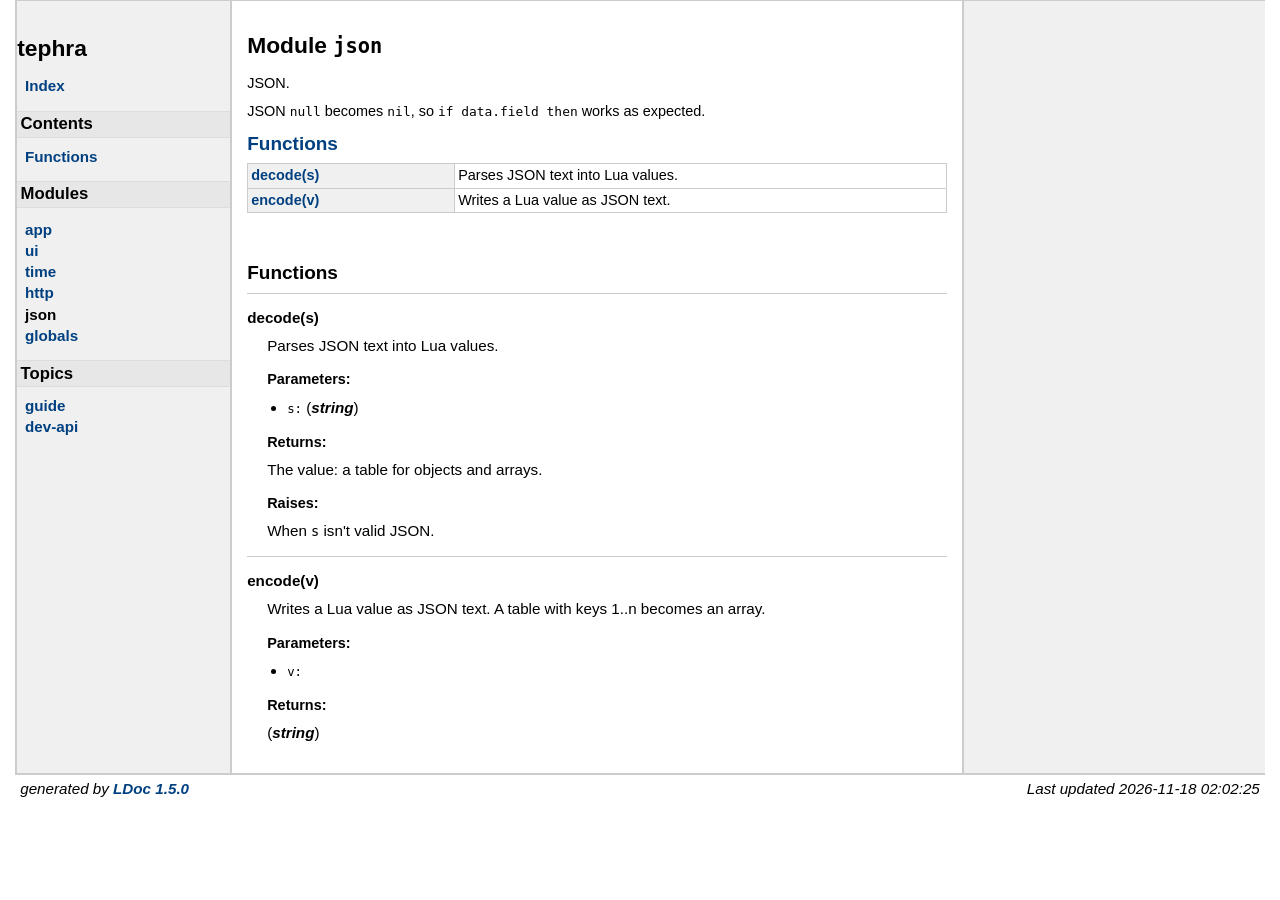
<file: web/luadoc/modules/json.html>
<!DOCTYPE html PUBLIC "-//W3C//DTD XHTML 1.0 Strict//EN"
   "http://www.w3.org/TR/xhtml1/DTD/xhtml1-strict.dtd">
<html>
<meta http-equiv="Content-Type" content="text/html; charset=UTF-8"/>
<head>
    <title>tephra Lua API</title>
    <link rel="stylesheet" href="../ldoc.css" type="text/css" />
</head>
<body>

<div id="container">

<div id="product">
	<div id="product_logo"></div>
	<div id="product_name"><big><b></b></big></div>
	<div id="product_description"></div>
</div> <!-- id="product" -->


<div id="main">


<!-- Menu -->

<div id="navigation">
<br/>
<h1>tephra</h1>


<ul>
  <li><a href="../index.html">Index</a></li>
</ul>

<h2>Contents</h2>
<ul>
<li><a href="#Functions">Functions</a></li>
</ul>


<h2>Modules</h2>
<ul class="nowrap">
  <li><a href="../modules/app.html">app</a></li>
  <li><a href="../modules/ui.html">ui</a></li>
  <li><a href="../modules/time.html">time</a></li>
  <li><a href="../modules/http.html">http</a></li>
  <li><strong>json</strong></li>
  <li><a href="../modules/globals.html">globals</a></li>
</ul>
<h2>Topics</h2>
<ul class="">
  <li><a href="../topics/guide.md.html">guide</a></li>
  <li><a href="../topics/dev-api.md.html">dev-api</a></li>
</ul>

</div>

<div id="content">

<h1>Module <code>json</code></h1>
<p>JSON.</p>
<p> JSON <code>null</code> becomes <code>nil</code>, so <code>if data.field then</code> works as expected.</p>


<h2><a href="#Functions">Functions</a></h2>
<table class="function_list">
	<tr>
	<td class="name" nowrap><a href="#decode">decode(s)</a></td>
	<td class="summary">Parses JSON text into Lua values.</td>
	</tr>
	<tr>
	<td class="name" nowrap><a href="#encode">encode(v)</a></td>
	<td class="summary">Writes a Lua value as JSON text.</td>
	</tr>
</table>

<br/>
<br/>


    <h2 class="section-header "><a name="Functions"></a>Functions</h2>

    <dl class="function">
    <dt>
    <a name = "decode"></a>
    <strong>decode(s)</strong>
    </dt>
    <dd>
    Parses JSON text into Lua values.


    <h3>Parameters:</h3>
    <ul>
        <li><span class="parameter">s</span>
            <span class="types"><span class="type">string</span></span>



        </li>
    </ul>

    <h3>Returns:</h3>
    <ol>

        The value: a table for objects and arrays.
    </ol>

    <h3>Raises:</h3>
    When <code>s</code> isn't valid JSON.



</dd>
    <dt>
    <a name = "encode"></a>
    <strong>encode(v)</strong>
    </dt>
    <dd>
    Writes a Lua value as JSON text.  A table with keys 1..n becomes an array.


    <h3>Parameters:</h3>
    <ul>
        <li><span class="parameter">v</span>



        </li>
    </ul>

    <h3>Returns:</h3>
    <ol>

           <span class="types"><span class="type">string</span></span>



    </ol>




</dd>
</dl>


</div> <!-- id="content" -->
</div> <!-- id="main" -->
<div id="about">
<i>generated by <a href="http://github.com/lunarmodules/LDoc">LDoc 1.5.0</a></i>
<i style="float:right;">Last updated 2026-11-18 02:02:25 </i>
</div> <!-- id="about" -->
</div> <!-- id="container" -->
</body>
</html>
</file>
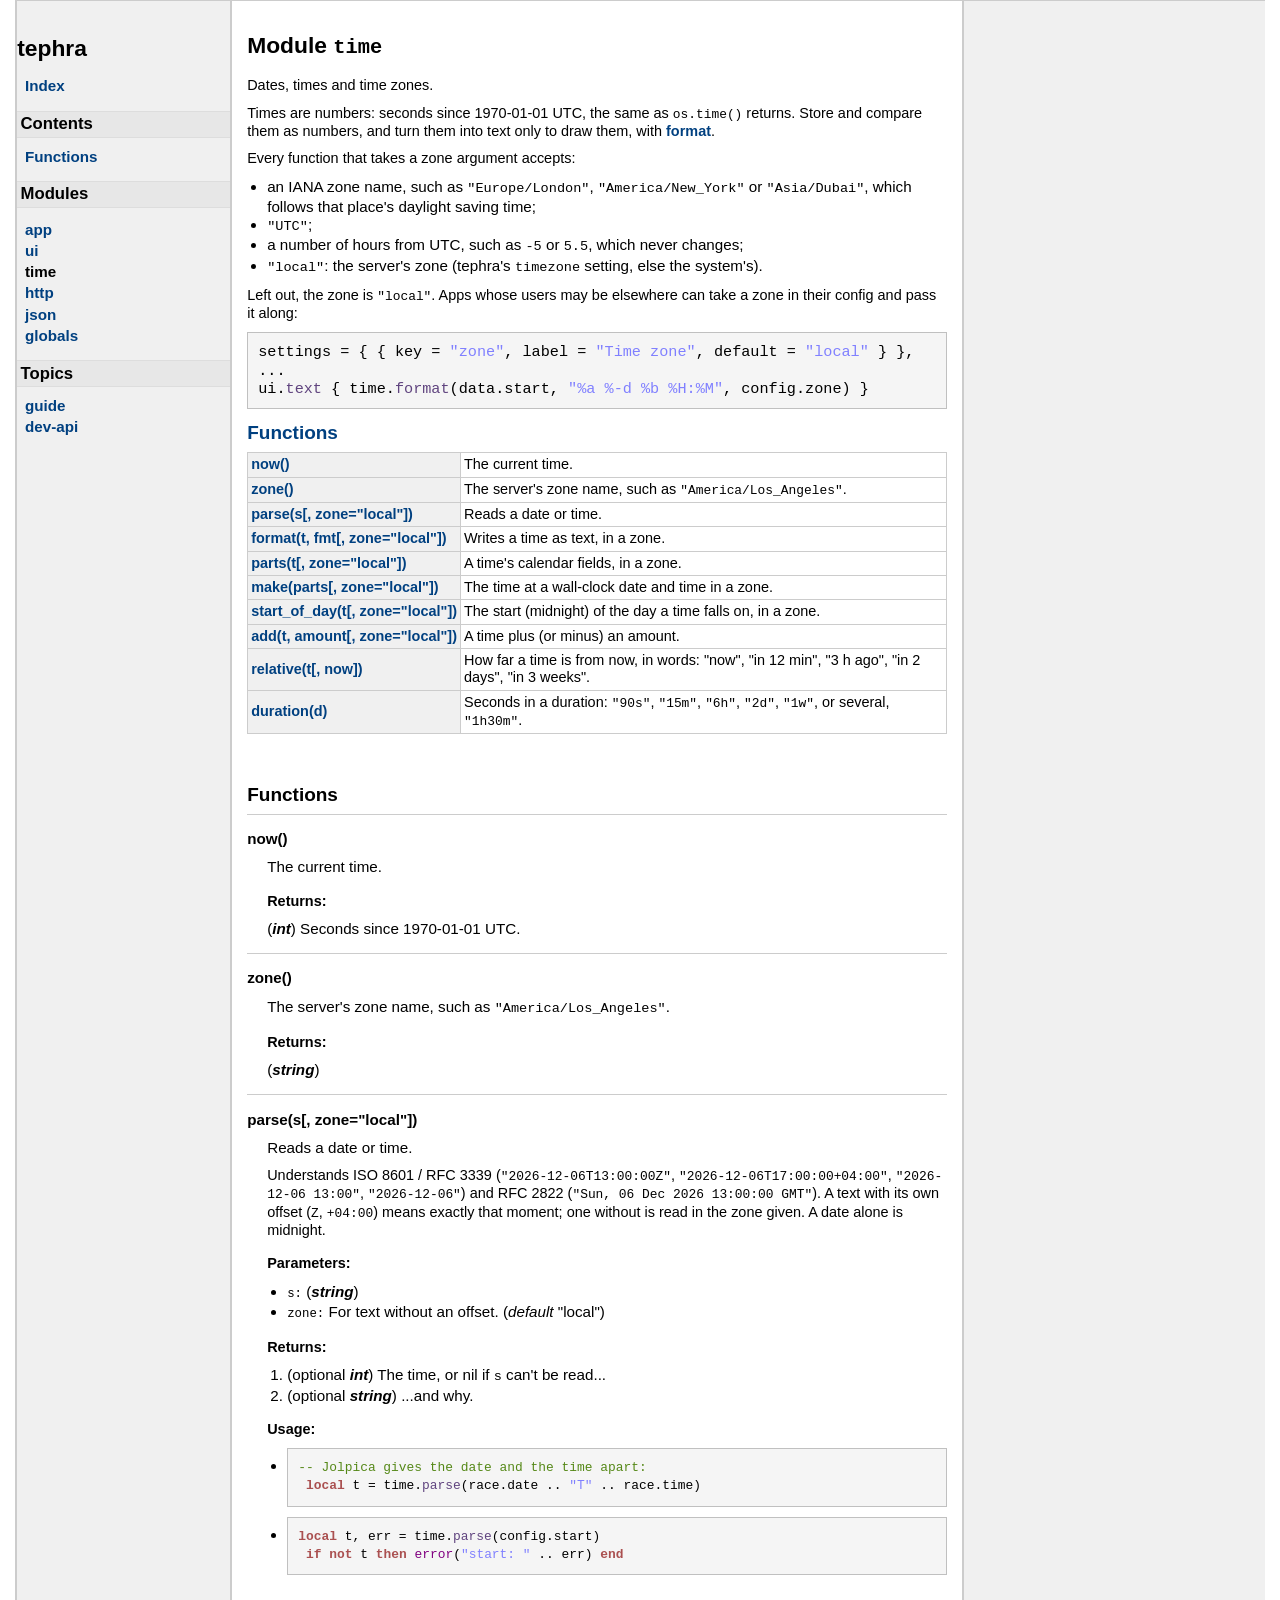
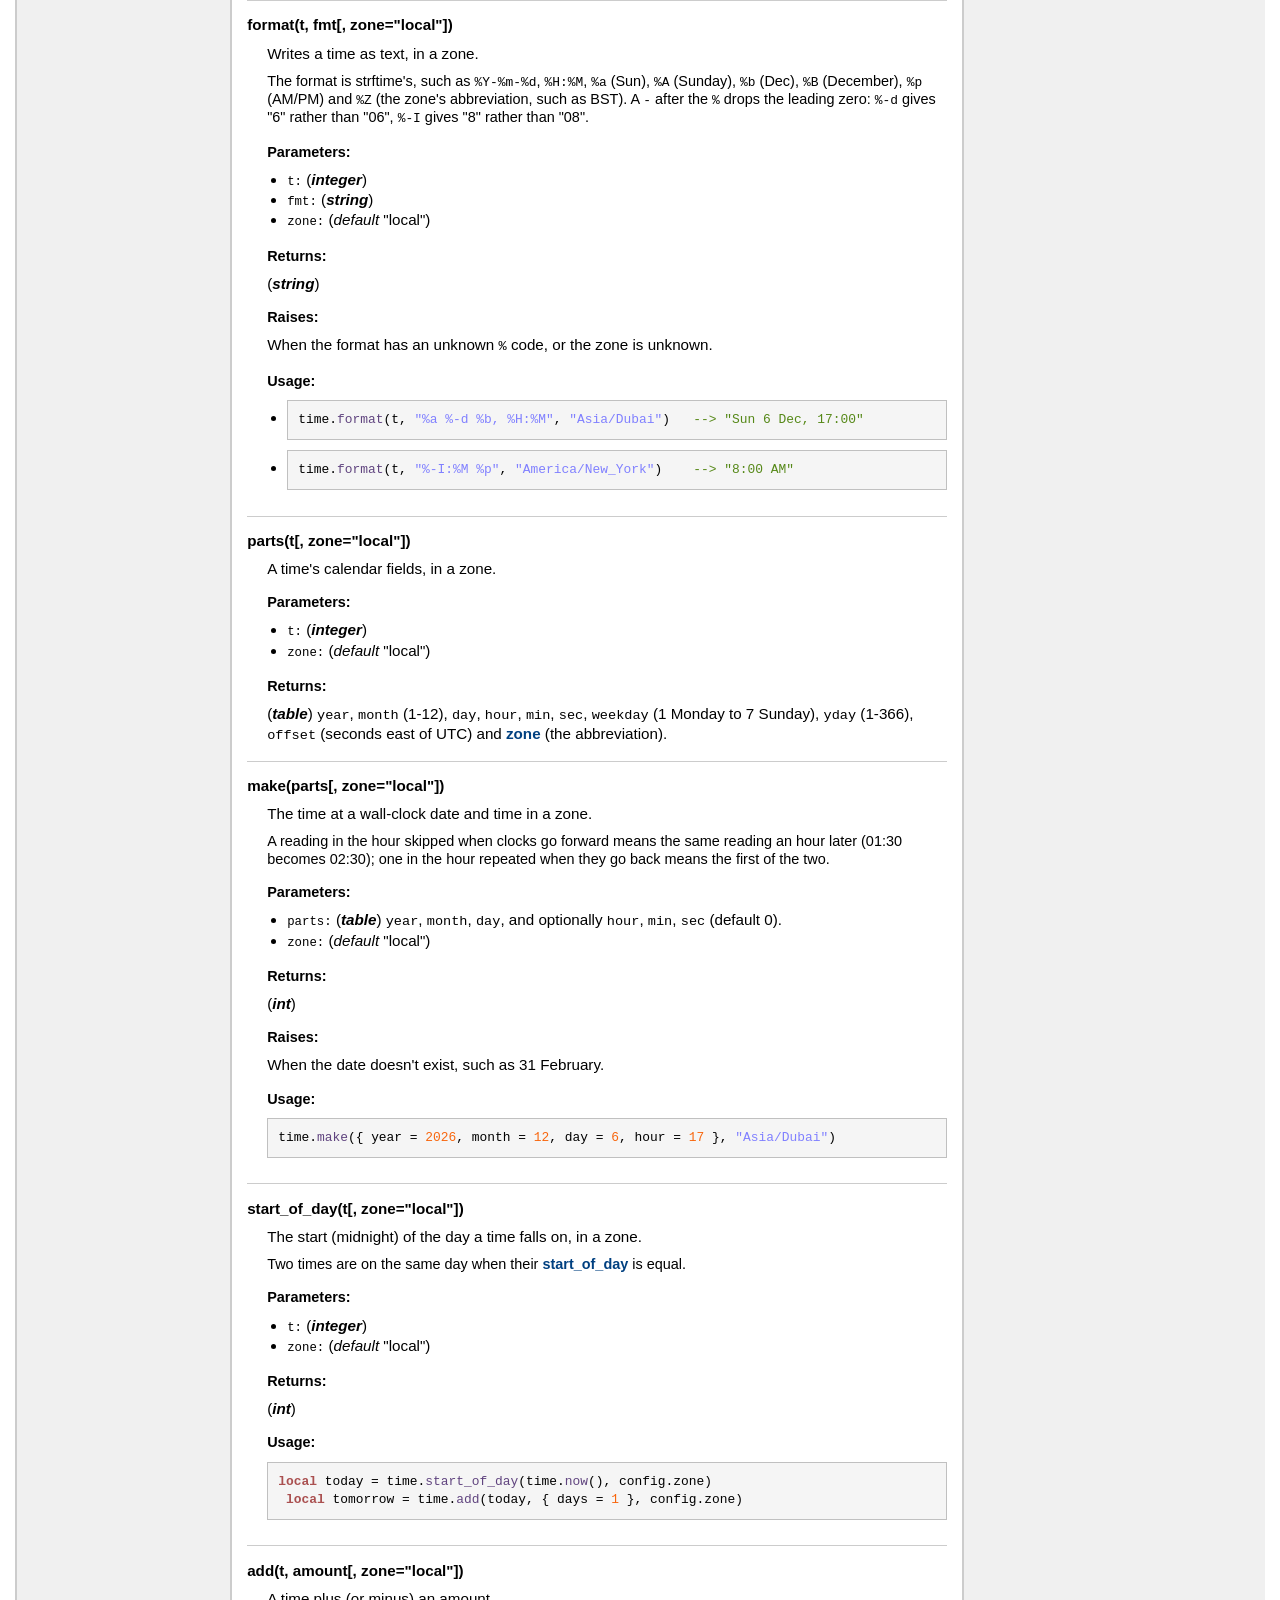
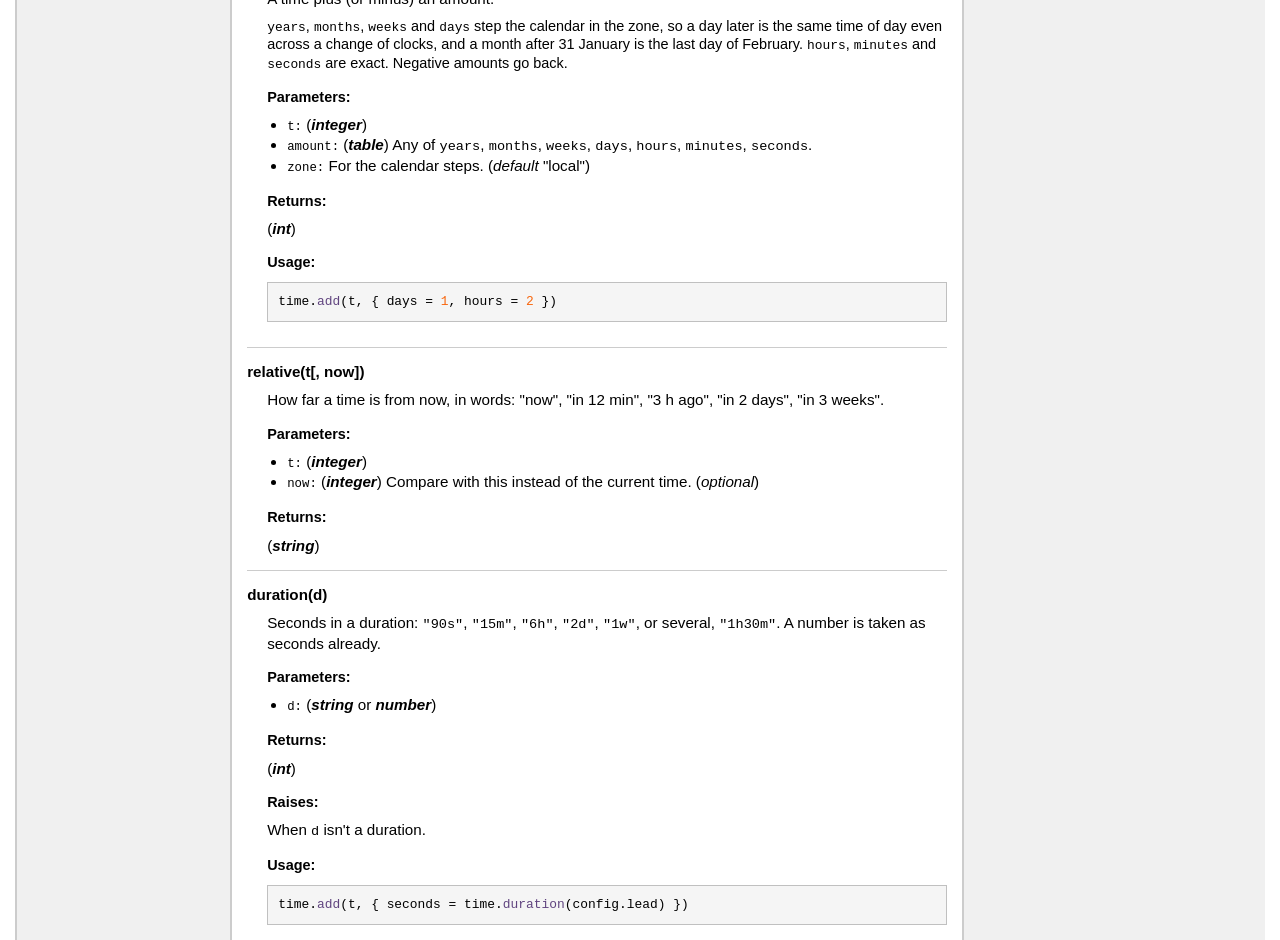
<file: web/luadoc/modules/time.html>
<!DOCTYPE html PUBLIC "-//W3C//DTD XHTML 1.0 Strict//EN"
   "http://www.w3.org/TR/xhtml1/DTD/xhtml1-strict.dtd">
<html>
<meta http-equiv="Content-Type" content="text/html; charset=UTF-8"/>
<head>
    <title>tephra Lua API</title>
    <link rel="stylesheet" href="../ldoc.css" type="text/css" />
</head>
<body>

<div id="container">

<div id="product">
	<div id="product_logo"></div>
	<div id="product_name"><big><b></b></big></div>
	<div id="product_description"></div>
</div> <!-- id="product" -->


<div id="main">


<!-- Menu -->

<div id="navigation">
<br/>
<h1>tephra</h1>


<ul>
  <li><a href="../index.html">Index</a></li>
</ul>

<h2>Contents</h2>
<ul>
<li><a href="#Functions">Functions</a></li>
</ul>


<h2>Modules</h2>
<ul class="nowrap">
  <li><a href="../modules/app.html">app</a></li>
  <li><a href="../modules/ui.html">ui</a></li>
  <li><strong>time</strong></li>
  <li><a href="../modules/http.html">http</a></li>
  <li><a href="../modules/json.html">json</a></li>
  <li><a href="../modules/globals.html">globals</a></li>
</ul>
<h2>Topics</h2>
<ul class="">
  <li><a href="../topics/guide.md.html">guide</a></li>
  <li><a href="../topics/dev-api.md.html">dev-api</a></li>
</ul>

</div>

<div id="content">

<h1>Module <code>time</code></h1>
<p>Dates, times and time zones.</p>
<p>


<p> Times are numbers: seconds since 1970-01-01 UTC, the same as <code>os.time()</code> returns. Store and
 compare them as numbers, and turn them into text only to draw them, with <a href="../modules/time.html#format">format</a>.</p>

<p> Every function that takes a zone argument accepts:</p>

<ul>
    <li>an IANA zone name, such as <code>&quot;Europe/London&quot;</code>, <code>&quot;America/New_York&quot;</code> or <code>&quot;Asia/Dubai&quot;</code>,
    which follows that place's daylight saving time;</li>
    <li><code>&quot;UTC&quot;</code>;</li>
    <li>a number of hours from UTC, such as <code>-5</code> or <code>5.5</code>, which never changes;</li>
    <li><code>&quot;local&quot;</code>: the server's zone (tephra's <code>timezone</code> setting, else the system's).</li>
</ul>

<p> Left out, the zone is <code>&quot;local&quot;</code>. Apps whose users may be elsewhere can take a zone in their
 config and pass it along:</p>


<pre>
settings = { { key = <span class="string">"zone"</span>, label = <span class="string">"Time zone"</span>, default = <span class="string">"local"</span> } },
...
ui.<span class="function-name">text</span> { time.<span class="function-name">format</span>(data.start, <span class="string">"%a %-d %b %H:%M"</span>, config.zone) }
</pre>

</p>


<h2><a href="#Functions">Functions</a></h2>
<table class="function_list">
	<tr>
	<td class="name" nowrap><a href="#now">now()</a></td>
	<td class="summary">The current time.</td>
	</tr>
	<tr>
	<td class="name" nowrap><a href="#zone">zone()</a></td>
	<td class="summary">The server's zone name, such as <code>&quot;America/Los_Angeles&quot;</code>.</td>
	</tr>
	<tr>
	<td class="name" nowrap><a href="#parse">parse(s[, zone="local"])</a></td>
	<td class="summary">Reads a date or time.</td>
	</tr>
	<tr>
	<td class="name" nowrap><a href="#format">format(t, fmt[, zone="local"])</a></td>
	<td class="summary">Writes a time as text, in a zone.</td>
	</tr>
	<tr>
	<td class="name" nowrap><a href="#parts">parts(t[, zone="local"])</a></td>
	<td class="summary">A time's calendar fields, in a zone.</td>
	</tr>
	<tr>
	<td class="name" nowrap><a href="#make">make(parts[, zone="local"])</a></td>
	<td class="summary">The time at a wall-clock date and time in a zone.</td>
	</tr>
	<tr>
	<td class="name" nowrap><a href="#start_of_day">start_of_day(t[, zone="local"])</a></td>
	<td class="summary">The start (midnight) of the day a time falls on, in a zone.</td>
	</tr>
	<tr>
	<td class="name" nowrap><a href="#add">add(t, amount[, zone="local"])</a></td>
	<td class="summary">A time plus (or minus) an amount.</td>
	</tr>
	<tr>
	<td class="name" nowrap><a href="#relative">relative(t[, now])</a></td>
	<td class="summary">How far a time is from now, in words: "now", "in 12 min", "3 h ago", "in 2 days",
 "in 3 weeks".</td>
	</tr>
	<tr>
	<td class="name" nowrap><a href="#duration">duration(d)</a></td>
	<td class="summary">Seconds in a duration: <code>&quot;90s&quot;</code>, <code>&quot;15m&quot;</code>, <code>&quot;6h&quot;</code>, <code>&quot;2d&quot;</code>, <code>&quot;1w&quot;</code>, or several, <code>&quot;1h30m&quot;</code>.</td>
	</tr>
</table>

<br/>
<br/>


    <h2 class="section-header "><a name="Functions"></a>Functions</h2>

    <dl class="function">
    <dt>
    <a name = "now"></a>
    <strong>now()</strong>
    </dt>
    <dd>
    The current time.



    <h3>Returns:</h3>
    <ol>

           <span class="types"><span class="type">int</span></span>
        Seconds since 1970-01-01 UTC.
    </ol>




</dd>
    <dt>
    <a name = "zone"></a>
    <strong>zone()</strong>
    </dt>
    <dd>
    The server's zone name, such as <code>&quot;America/Los_Angeles&quot;</code>.



    <h3>Returns:</h3>
    <ol>

           <span class="types"><span class="type">string</span></span>



    </ol>




</dd>
    <dt>
    <a name = "parse"></a>
    <strong>parse(s[, zone="local"])</strong>
    </dt>
    <dd>
    Reads a date or time. </p>

<p> Understands ISO 8601 / RFC 3339 (<code>&quot;2026-12-06T13:00:00Z&quot;</code>, <code>&quot;2026-12-06T17:00:00+04:00&quot;</code>,
 <code>&quot;2026-12-06 13:00&quot;</code>, <code>&quot;2026-12-06&quot;</code>) and RFC 2822 (<code>&quot;Sun, 06 Dec 2026 13:00:00 GMT&quot;</code>).
 A text with its own offset (<code>Z</code>, <code>+04:00</code>) means exactly that moment; one without is read in
 the zone given. A date alone is midnight.


    <h3>Parameters:</h3>
    <ul>
        <li><span class="parameter">s</span>
            <span class="types"><span class="type">string</span></span>



        </li>
        <li><span class="parameter">zone</span>
         For text without an offset.
         (<em>default</em> "local")
        </li>
    </ul>

    <h3>Returns:</h3>
    <ol>
        <li>
           <span class="types">optional <span class="type">int</span></span>
        The time, or nil if <code>s</code> can't be read...</li>
        <li>
           <span class="types">optional <span class="type">string</span></span>
        ...and why.</li>
    </ol>



    <h3>Usage:</h3>
    <ul>
        <li><pre class="example"><span class="comment">-- Jolpica gives the date and the time apart:
</span> <span class="keyword">local</span> t = time.<span class="function-name">parse</span>(race.date .. <span class="string">"T"</span> .. race.time)</pre></li>
        <li><pre class="example"><span class="keyword">local</span> t, err = time.<span class="function-name">parse</span>(config.start)
 <span class="keyword">if</span> <span class="keyword">not</span> t <span class="keyword">then</span> <span class="global">error</span>(<span class="string">"start: "</span> .. err) <span class="keyword">end</span></pre></li>
    </ul>

</dd>
    <dt>
    <a name = "format"></a>
    <strong>format(t, fmt[, zone="local"])</strong>
    </dt>
    <dd>
    Writes a time as text, in a zone. </p>

<p> The format is strftime's, such as <code>%Y-%m-%d</code>, <code>%H:%M</code>, <code>%a</code> (Sun), <code>%A</code> (Sunday), <code>%b</code> (Dec),
 <code>%B</code> (December), <code>%p</code> (AM/PM) and <code>%Z</code> (the zone's abbreviation, such as BST). A <code>-</code> after the
 <code>%</code> drops the leading zero: <code>%-d</code> gives "6" rather than "06", <code>%-I</code> gives "8" rather than "08".


    <h3>Parameters:</h3>
    <ul>
        <li><span class="parameter">t</span>
            <span class="types"><span class="type">integer</span></span>



        </li>
        <li><span class="parameter">fmt</span>
            <span class="types"><span class="type">string</span></span>



        </li>
        <li><span class="parameter">zone</span>



         (<em>default</em> "local")
        </li>
    </ul>

    <h3>Returns:</h3>
    <ol>

           <span class="types"><span class="type">string</span></span>



    </ol>

    <h3>Raises:</h3>
    When the format has an unknown <code>%</code> code, or the zone is unknown.


    <h3>Usage:</h3>
    <ul>
        <li><pre class="example">time.<span class="function-name">format</span>(t, <span class="string">"%a %-d %b, %H:%M"</span>, <span class="string">"Asia/Dubai"</span>)   <span class="comment">--&gt; "Sun 6 Dec, 17:00"</span></pre></li>
        <li><pre class="example">time.<span class="function-name">format</span>(t, <span class="string">"%-I:%M %p"</span>, <span class="string">"America/New_York"</span>)    <span class="comment">--&gt; "8:00 AM"</span></pre></li>
    </ul>

</dd>
    <dt>
    <a name = "parts"></a>
    <strong>parts(t[, zone="local"])</strong>
    </dt>
    <dd>
    A time's calendar fields, in a zone.


    <h3>Parameters:</h3>
    <ul>
        <li><span class="parameter">t</span>
            <span class="types"><span class="type">integer</span></span>



        </li>
        <li><span class="parameter">zone</span>



         (<em>default</em> "local")
        </li>
    </ul>

    <h3>Returns:</h3>
    <ol>

           <span class="types"><span class="type">table</span></span>
        <code>year</code>, <code>month</code> (1-12), <code>day</code>, <code>hour</code>, <code>min</code>, <code>sec</code>, <code>weekday</code> (1 Monday to 7
 Sunday), <code>yday</code> (1-366), <code>offset</code> (seconds east of UTC) and <a href="../modules/time.html#zone">zone</a> (the abbreviation).
    </ol>




</dd>
    <dt>
    <a name = "make"></a>
    <strong>make(parts[, zone="local"])</strong>
    </dt>
    <dd>
    The time at a wall-clock date and time in a zone. </p>

<p> A reading in the hour skipped when clocks go forward means the same reading an hour later
 (01:30 becomes 02:30); one in the hour repeated when they go back means the first of the two.


    <h3>Parameters:</h3>
    <ul>
        <li><span class="parameter">parts</span>
            <span class="types"><span class="type">table</span></span>
         <code>year</code>, <code>month</code>, <code>day</code>, and optionally <code>hour</code>, <code>min</code>, <code>sec</code> (default 0).
        </li>
        <li><span class="parameter">zone</span>



         (<em>default</em> "local")
        </li>
    </ul>

    <h3>Returns:</h3>
    <ol>

           <span class="types"><span class="type">int</span></span>



    </ol>

    <h3>Raises:</h3>
    When the date doesn't exist, such as 31 February.


    <h3>Usage:</h3>
    <ul>
        <pre class="example">time.<span class="function-name">make</span>({ year = <span class="number">2026</span>, month = <span class="number">12</span>, day = <span class="number">6</span>, hour = <span class="number">17</span> }, <span class="string">"Asia/Dubai"</span>)</pre>
    </ul>

</dd>
    <dt>
    <a name = "start_of_day"></a>
    <strong>start_of_day(t[, zone="local"])</strong>
    </dt>
    <dd>
    The start (midnight) of the day a time falls on, in a zone. </p>

<p> Two times are on the same day when their <a href="../modules/time.html#start_of_day">start_of_day</a> is equal.


    <h3>Parameters:</h3>
    <ul>
        <li><span class="parameter">t</span>
            <span class="types"><span class="type">integer</span></span>



        </li>
        <li><span class="parameter">zone</span>



         (<em>default</em> "local")
        </li>
    </ul>

    <h3>Returns:</h3>
    <ol>

           <span class="types"><span class="type">int</span></span>



    </ol>



    <h3>Usage:</h3>
    <ul>
        <pre class="example"><span class="keyword">local</span> today = time.<span class="function-name">start_of_day</span>(time.<span class="function-name">now</span>(), config.zone)
 <span class="keyword">local</span> tomorrow = time.<span class="function-name">add</span>(today, { days = <span class="number">1</span> }, config.zone)</pre>
    </ul>

</dd>
    <dt>
    <a name = "add"></a>
    <strong>add(t, amount[, zone="local"])</strong>
    </dt>
    <dd>
    A time plus (or minus) an amount. </p>

<p> <code>years</code>, <code>months</code>, <code>weeks</code> and <code>days</code> step the calendar in the zone, so a day later is the
 same time of day even across a change of clocks, and a month after 31 January is the last
 day of February. <code>hours</code>, <code>minutes</code> and <code>seconds</code> are exact. Negative amounts go back.


    <h3>Parameters:</h3>
    <ul>
        <li><span class="parameter">t</span>
            <span class="types"><span class="type">integer</span></span>



        </li>
        <li><span class="parameter">amount</span>
            <span class="types"><span class="type">table</span></span>
         Any of <code>years</code>, <code>months</code>, <code>weeks</code>, <code>days</code>, <code>hours</code>, <code>minutes</code>, <code>seconds</code>.
        </li>
        <li><span class="parameter">zone</span>
         For the calendar steps.
         (<em>default</em> "local")
        </li>
    </ul>

    <h3>Returns:</h3>
    <ol>

           <span class="types"><span class="type">int</span></span>



    </ol>



    <h3>Usage:</h3>
    <ul>
        <pre class="example">time.<span class="function-name">add</span>(t, { days = <span class="number">1</span>, hours = <span class="number">2</span> })</pre>
    </ul>

</dd>
    <dt>
    <a name = "relative"></a>
    <strong>relative(t[, now])</strong>
    </dt>
    <dd>
    How far a time is from now, in words: "now", "in 12 min", "3 h ago", "in 2 days",
 "in 3 weeks".


    <h3>Parameters:</h3>
    <ul>
        <li><span class="parameter">t</span>
            <span class="types"><span class="type">integer</span></span>



        </li>
        <li><span class="parameter">now</span>
            <span class="types"><span class="type">integer</span></span>
         Compare with this instead of the current time.
         (<em>optional</em>)
        </li>
    </ul>

    <h3>Returns:</h3>
    <ol>

           <span class="types"><span class="type">string</span></span>



    </ol>




</dd>
    <dt>
    <a name = "duration"></a>
    <strong>duration(d)</strong>
    </dt>
    <dd>
    Seconds in a duration: <code>&quot;90s&quot;</code>, <code>&quot;15m&quot;</code>, <code>&quot;6h&quot;</code>, <code>&quot;2d&quot;</code>, <code>&quot;1w&quot;</code>, or several, <code>&quot;1h30m&quot;</code>.  A
 number is taken as seconds already.


    <h3>Parameters:</h3>
    <ul>
        <li><span class="parameter">d</span>
            <span class="types"><span class="type">string</span> or <span class="type">number</span></span>



        </li>
    </ul>

    <h3>Returns:</h3>
    <ol>

           <span class="types"><span class="type">int</span></span>



    </ol>

    <h3>Raises:</h3>
    When <code>d</code> isn't a duration.


    <h3>Usage:</h3>
    <ul>
        <pre class="example">time.<span class="function-name">add</span>(t, { seconds = time.<span class="function-name">duration</span>(config.lead) })</pre>
    </ul>

</dd>
</dl>


</div> <!-- id="content" -->
</div> <!-- id="main" -->
<div id="about">
<i>generated by <a href="http://github.com/lunarmodules/LDoc">LDoc 1.5.0</a></i>
<i style="float:right;">Last updated 2026-11-18 02:02:25 </i>
</div> <!-- id="about" -->
</div> <!-- id="container" -->
</body>
</html>
</file>
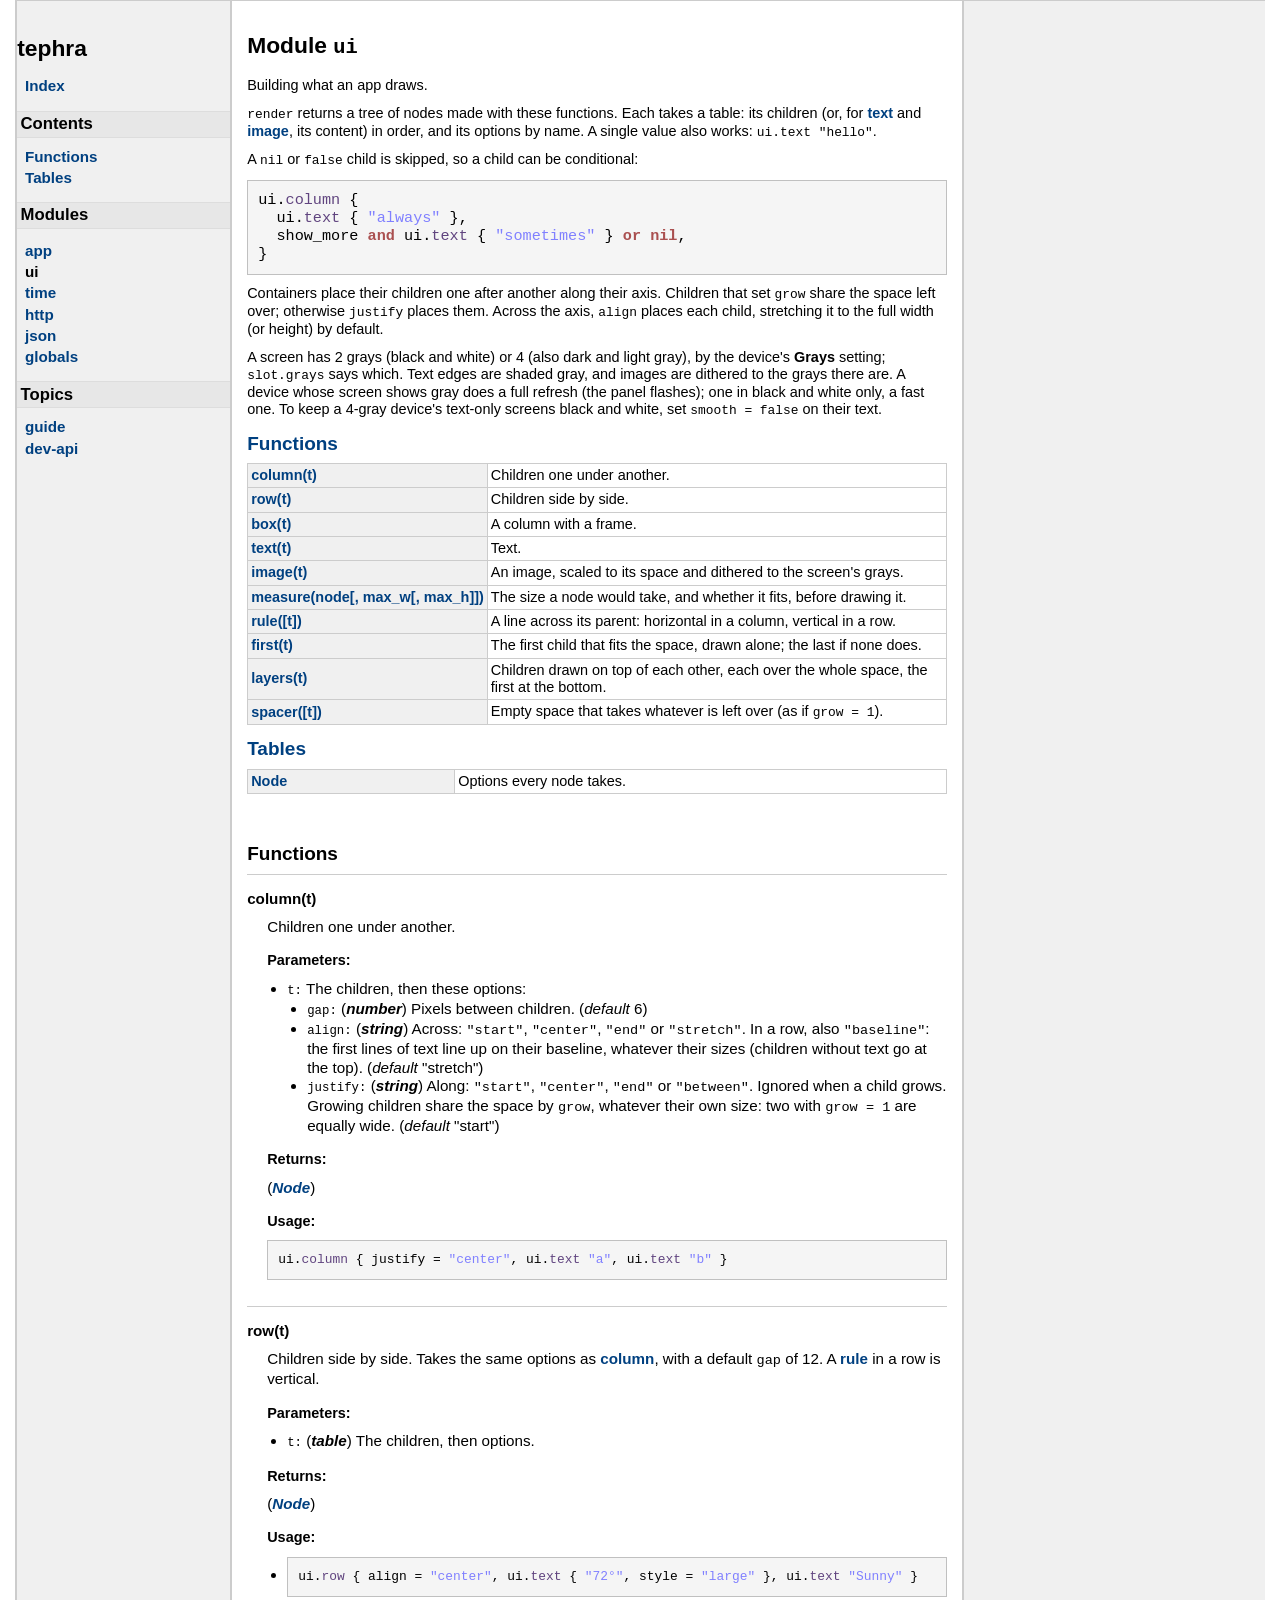
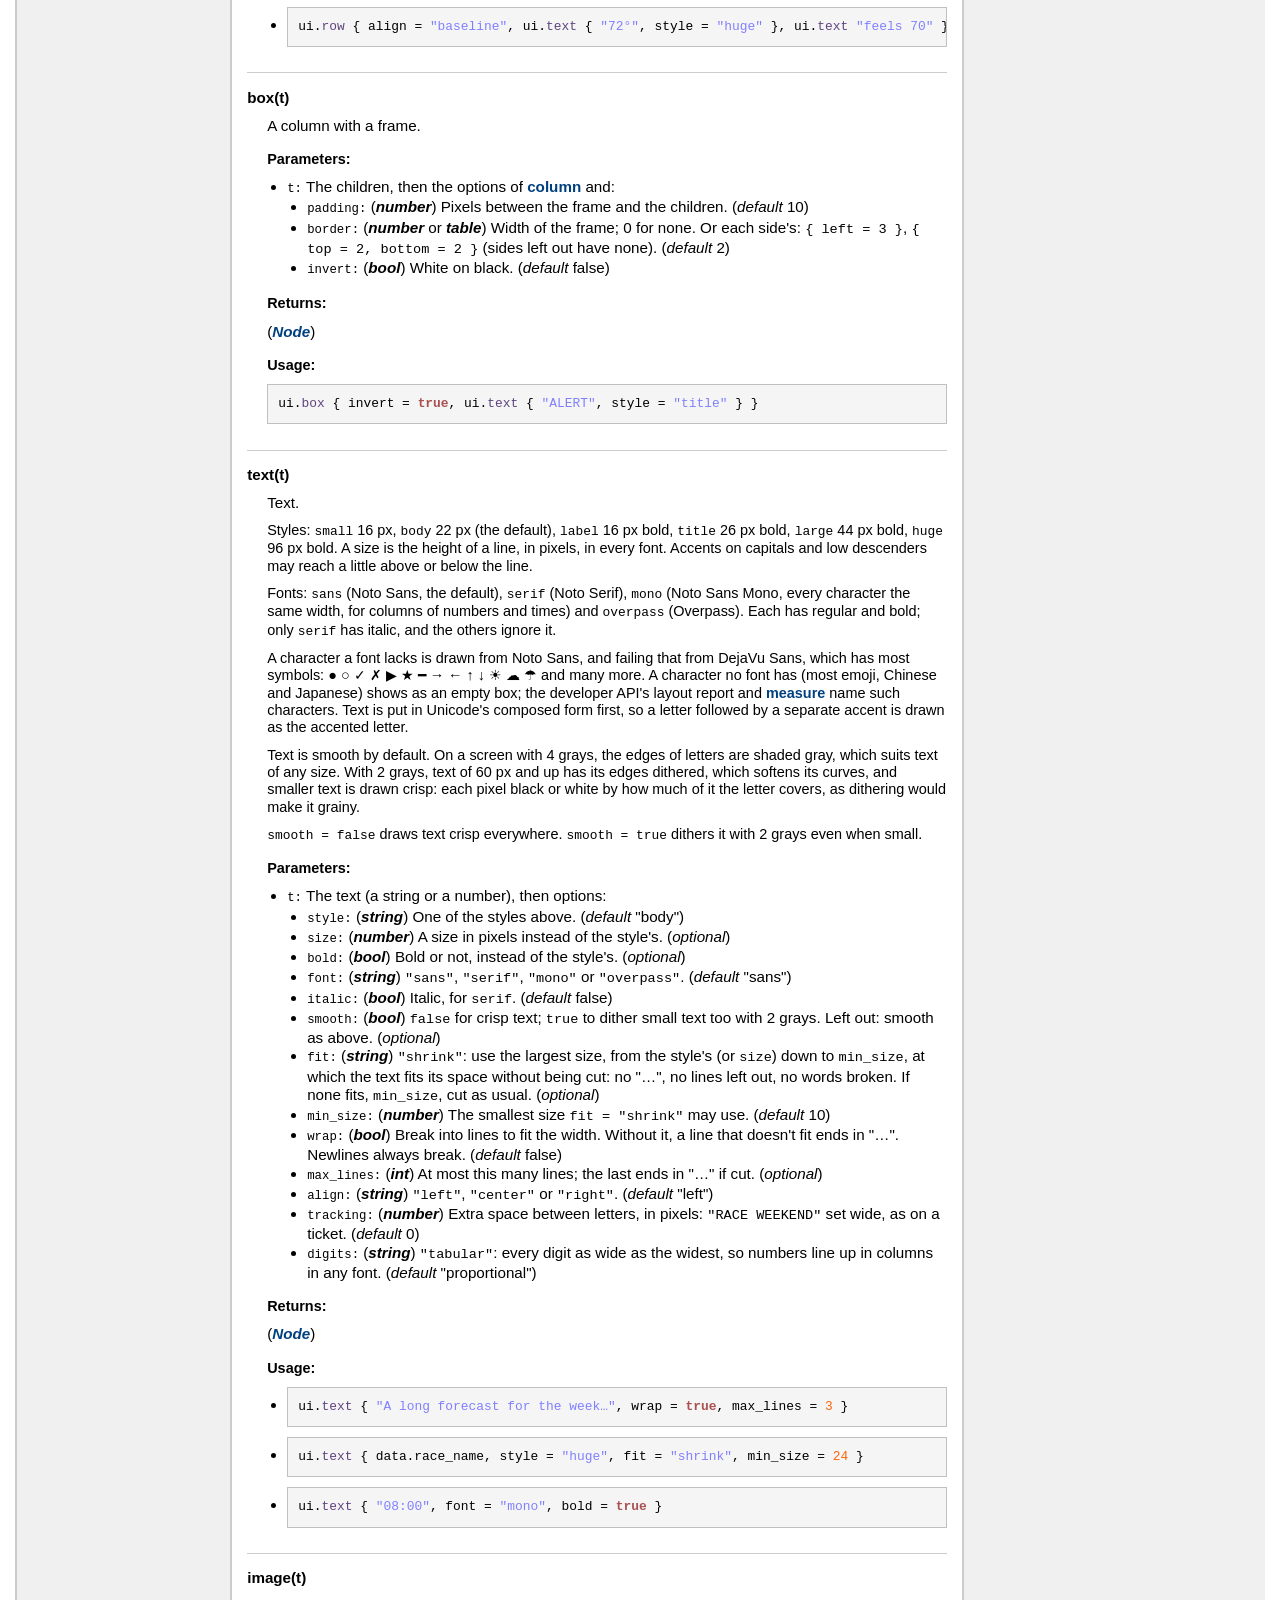
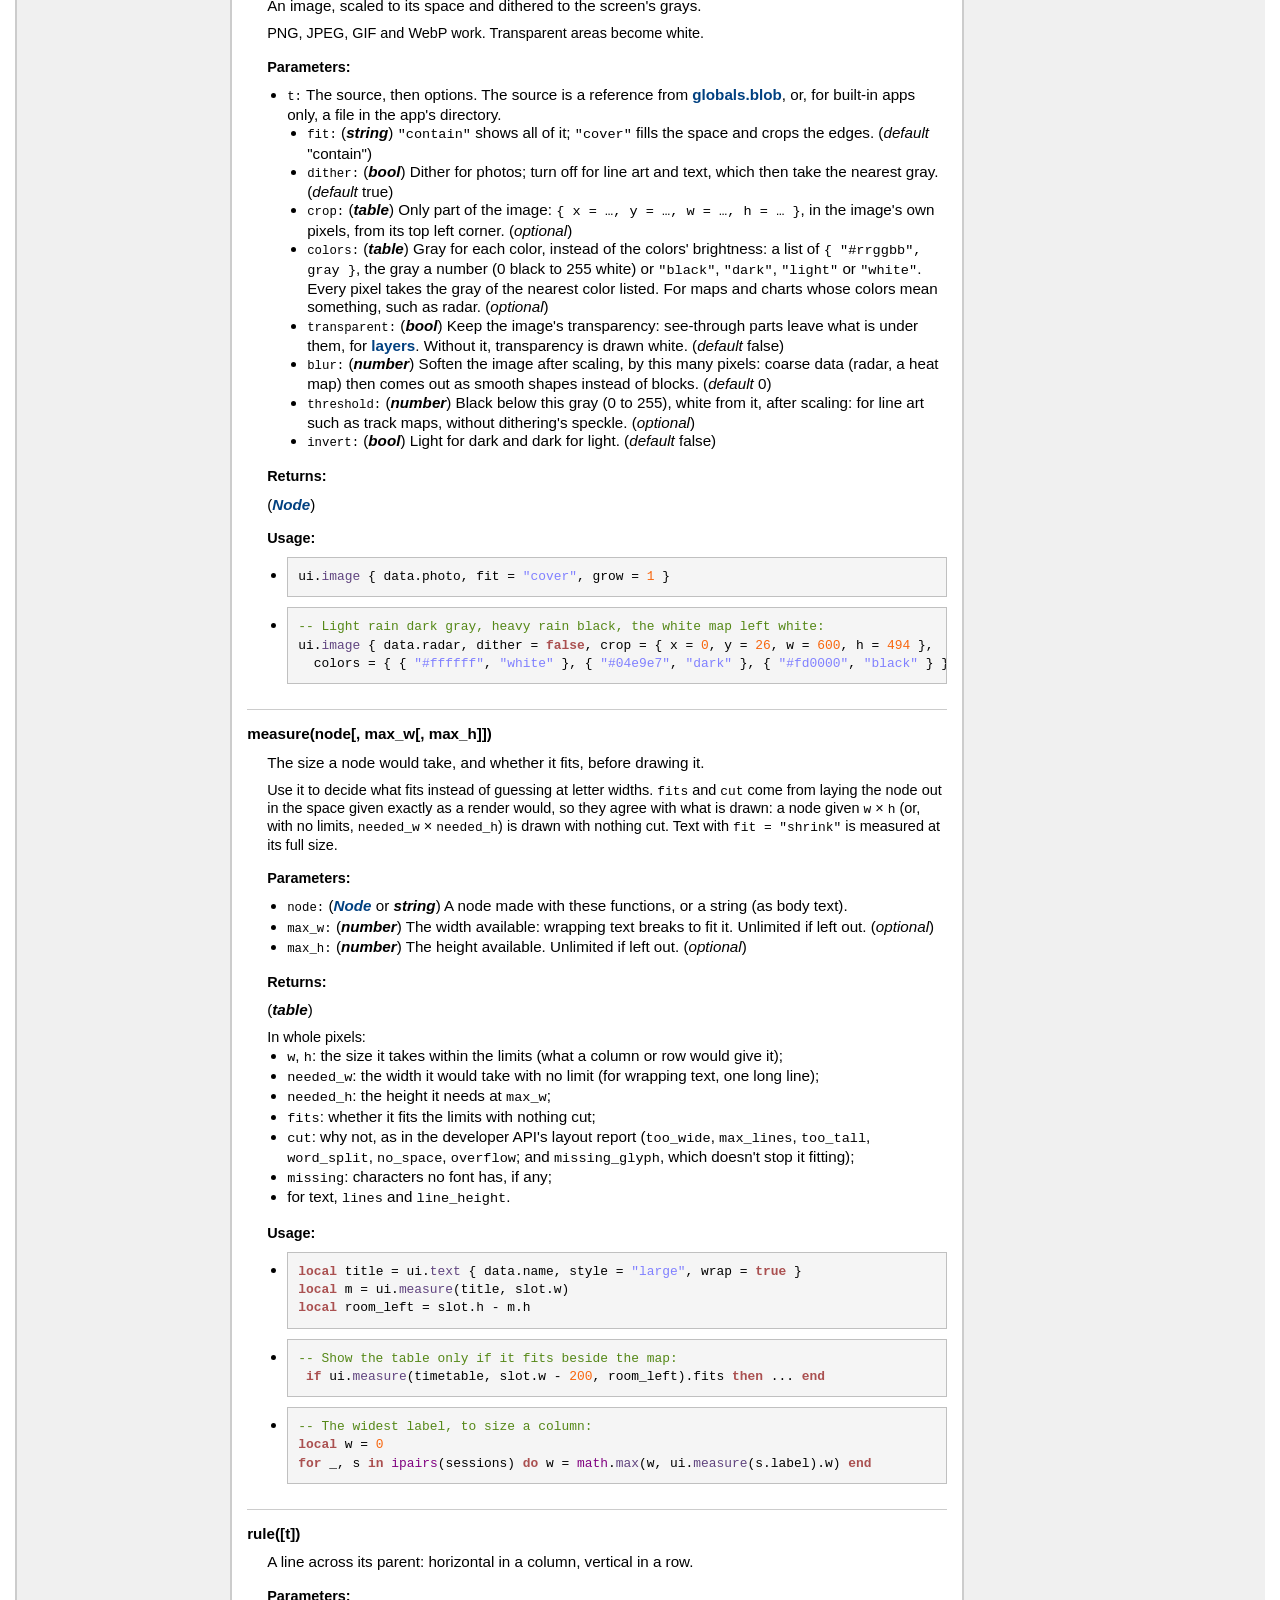
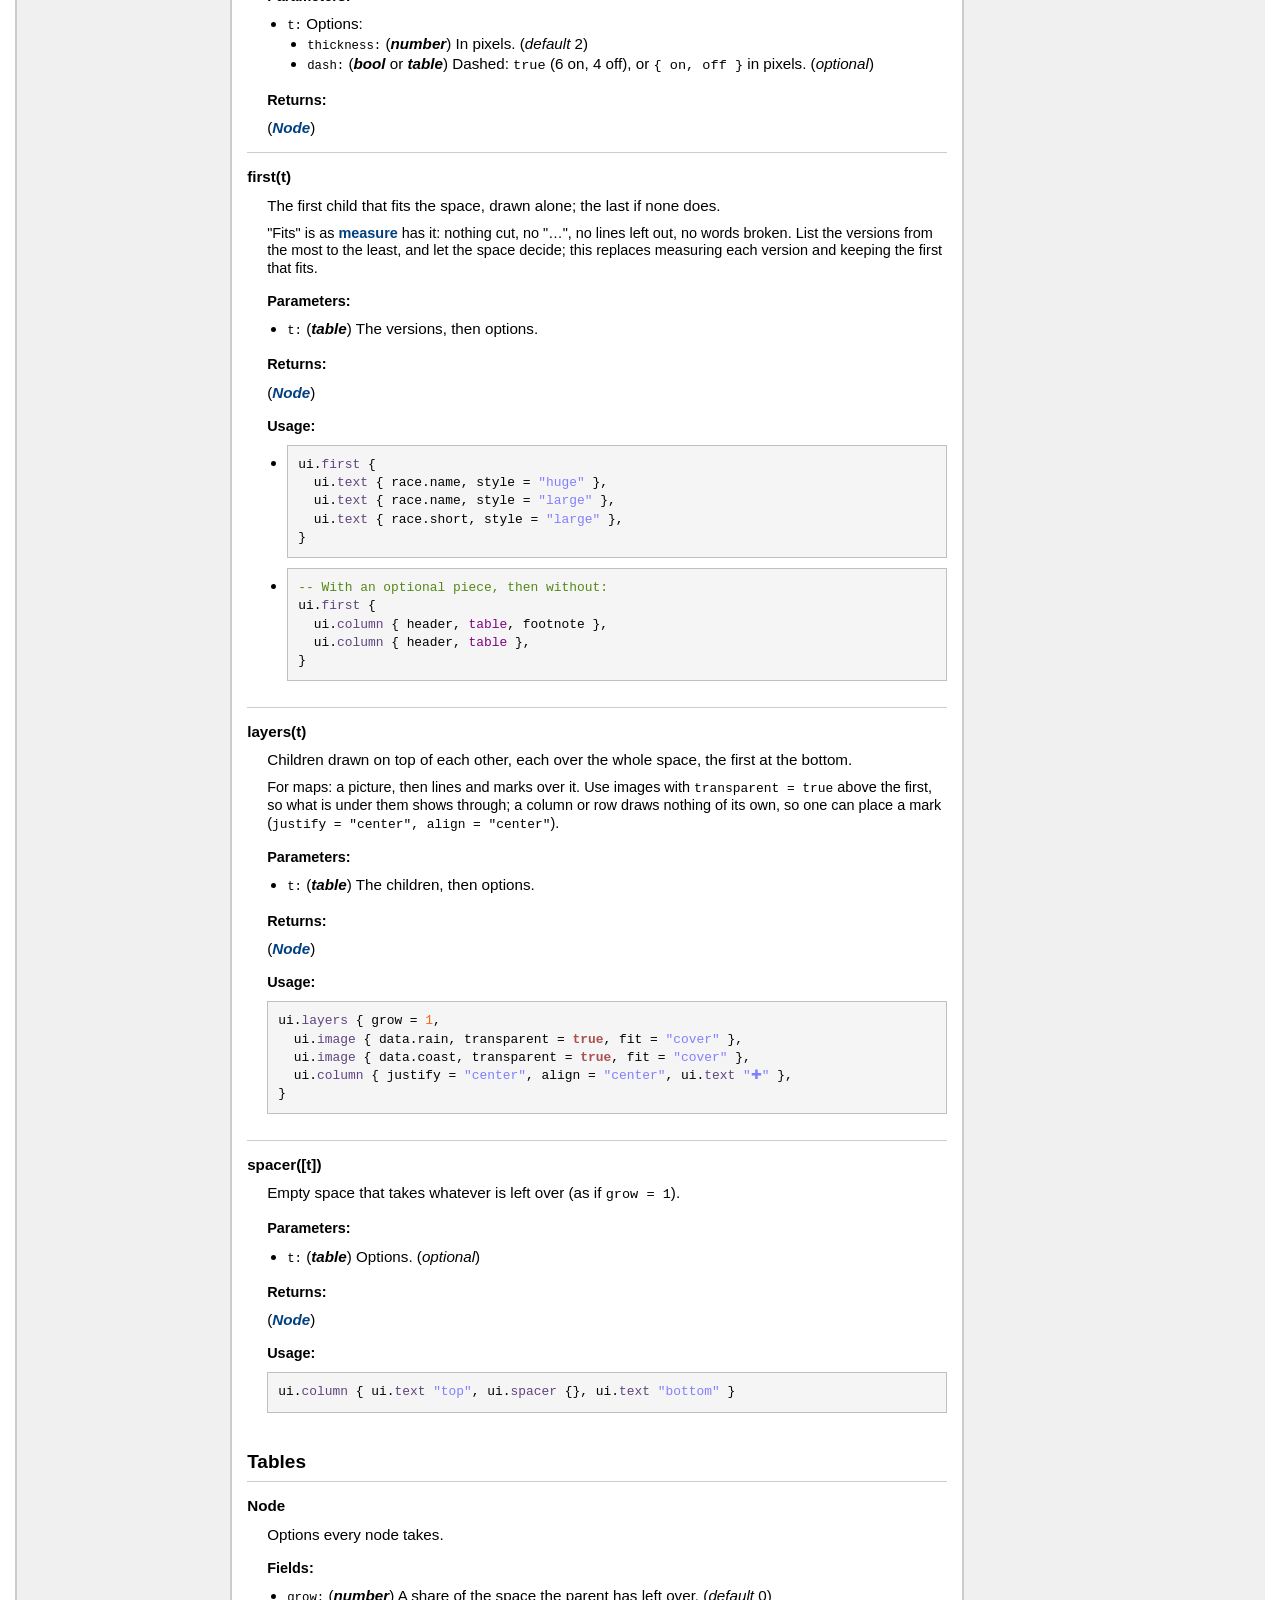
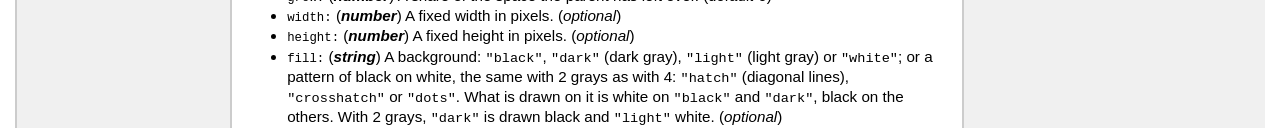
<file: web/luadoc/modules/ui.html>
<!DOCTYPE html PUBLIC "-//W3C//DTD XHTML 1.0 Strict//EN"
   "http://www.w3.org/TR/xhtml1/DTD/xhtml1-strict.dtd">
<html>
<meta http-equiv="Content-Type" content="text/html; charset=UTF-8"/>
<head>
    <title>tephra Lua API</title>
    <link rel="stylesheet" href="../ldoc.css" type="text/css" />
</head>
<body>

<div id="container">

<div id="product">
	<div id="product_logo"></div>
	<div id="product_name"><big><b></b></big></div>
	<div id="product_description"></div>
</div> <!-- id="product" -->


<div id="main">


<!-- Menu -->

<div id="navigation">
<br/>
<h1>tephra</h1>


<ul>
  <li><a href="../index.html">Index</a></li>
</ul>

<h2>Contents</h2>
<ul>
<li><a href="#Functions">Functions</a></li>
<li><a href="#Tables">Tables</a></li>
</ul>


<h2>Modules</h2>
<ul class="nowrap">
  <li><a href="../modules/app.html">app</a></li>
  <li><strong>ui</strong></li>
  <li><a href="../modules/time.html">time</a></li>
  <li><a href="../modules/http.html">http</a></li>
  <li><a href="../modules/json.html">json</a></li>
  <li><a href="../modules/globals.html">globals</a></li>
</ul>
<h2>Topics</h2>
<ul class="">
  <li><a href="../topics/guide.md.html">guide</a></li>
  <li><a href="../topics/dev-api.md.html">dev-api</a></li>
</ul>

</div>

<div id="content">

<h1>Module <code>ui</code></h1>
<p>Building what an app draws.</p>
<p> <code>render</code> returns a tree of nodes made with these functions. Each takes a table: its children
 (or, for <a href="../modules/ui.html#text">text</a> and <a href="../modules/ui.html#image">image</a>, its content) in order, and its options by name. A single value
 also works: <code>ui.text &quot;hello&quot;</code>.</p>

<p> A <code>nil</code> or <code>false</code> child is skipped, so a child can be conditional:</p>


<pre>
ui.<span class="function-name">column</span> {
  ui.<span class="function-name">text</span> { <span class="string">"always"</span> },
  show_more <span class="keyword">and</span> ui.<span class="function-name">text</span> { <span class="string">"sometimes"</span> } <span class="keyword">or</span> <span class="keyword">nil</span>,
}
</pre>

<p> Containers place their children one after another along their axis. Children that set <code>grow</code>
 share the space left over; otherwise <code>justify</code> places them. Across the axis, <code>align</code> places
 each child, stretching it to the full width (or height) by default.</p>

<p> A screen has 2 grays (black and white) or 4 (also dark and light gray), by the device's
 <strong>Grays</strong> setting; <code>slot.grays</code> says which. Text edges are shaded gray, and images are
 dithered to the grays there are. A device whose screen shows gray does a full refresh (the
 panel flashes); one in black and white only, a fast one. To keep a 4-gray device's text-only
 screens black and white, set <code>smooth = false</code> on their text.</p>


<h2><a href="#Functions">Functions</a></h2>
<table class="function_list">
	<tr>
	<td class="name" nowrap><a href="#column">column(t)</a></td>
	<td class="summary">Children one under another.</td>
	</tr>
	<tr>
	<td class="name" nowrap><a href="#row">row(t)</a></td>
	<td class="summary">Children side by side.</td>
	</tr>
	<tr>
	<td class="name" nowrap><a href="#box">box(t)</a></td>
	<td class="summary">A column with a frame.</td>
	</tr>
	<tr>
	<td class="name" nowrap><a href="#text">text(t)</a></td>
	<td class="summary">Text.</td>
	</tr>
	<tr>
	<td class="name" nowrap><a href="#image">image(t)</a></td>
	<td class="summary">An image, scaled to its space and dithered to the screen's grays.</td>
	</tr>
	<tr>
	<td class="name" nowrap><a href="#measure">measure(node[, max_w[, max_h]])</a></td>
	<td class="summary">The size a node would take, and whether it fits, before drawing it.</td>
	</tr>
	<tr>
	<td class="name" nowrap><a href="#rule">rule([t])</a></td>
	<td class="summary">A line across its parent: horizontal in a column, vertical in a row.</td>
	</tr>
	<tr>
	<td class="name" nowrap><a href="#first">first(t)</a></td>
	<td class="summary">The first child that fits the space, drawn alone; the last if none does.</td>
	</tr>
	<tr>
	<td class="name" nowrap><a href="#layers">layers(t)</a></td>
	<td class="summary">Children drawn on top of each other, each over the whole space, the first at the bottom.</td>
	</tr>
	<tr>
	<td class="name" nowrap><a href="#spacer">spacer([t])</a></td>
	<td class="summary">Empty space that takes whatever is left over (as if <code>grow = 1</code>).</td>
	</tr>
</table>
<h2><a href="#Tables">Tables</a></h2>
<table class="function_list">
	<tr>
	<td class="name" nowrap><a href="#Node">Node</a></td>
	<td class="summary">Options every node takes.</td>
	</tr>
</table>

<br/>
<br/>


    <h2 class="section-header "><a name="Functions"></a>Functions</h2>

    <dl class="function">
    <dt>
    <a name = "column"></a>
    <strong>column(t)</strong>
    </dt>
    <dd>
    Children one under another.


    <h3>Parameters:</h3>
    <ul>
        <li><span class="parameter">t</span> The children, then these options:
        <ul>
        <li><span class="parameter">gap</span>
            <span class="types"><span class="type">number</span></span>
         Pixels between children.
         (<em>default</em> 6)
        </li>
        <li><span class="parameter">align</span>
            <span class="types"><span class="type">string</span></span>
         Across: <code>&quot;start&quot;</code>, <code>&quot;center&quot;</code>, <code>&quot;end&quot;</code> or <code>&quot;stretch&quot;</code>.
 In a row, also <code>&quot;baseline&quot;</code>: the first lines of text line up on their baseline, whatever their
 sizes (children without text go at the top).
         (<em>default</em> "stretch")
        </li>
        <li><span class="parameter">justify</span>
            <span class="types"><span class="type">string</span></span>
         Along: <code>&quot;start&quot;</code>, <code>&quot;center&quot;</code>, <code>&quot;end&quot;</code> or <code>&quot;between&quot;</code>.
 Ignored when a child grows. Growing children share the space by <code>grow</code>, whatever their own
 size: two with <code>grow = 1</code> are equally wide.
         (<em>default</em> "start")
        </li>
        </li></ul>
    </ul>

    <h3>Returns:</h3>
    <ol>

           <span class="types"><a class="type" href="../modules/ui.html#Node">Node</a></span>



    </ol>



    <h3>Usage:</h3>
    <ul>
        <pre class="example">ui.<span class="function-name">column</span> { justify = <span class="string">"center"</span>, ui.<span class="function-name">text</span> <span class="string">"a"</span>, ui.<span class="function-name">text</span> <span class="string">"b"</span> }</pre>
    </ul>

</dd>
    <dt>
    <a name = "row"></a>
    <strong>row(t)</strong>
    </dt>
    <dd>
    Children side by side.  Takes the same options as <a href="../modules/ui.html#column">column</a>, with a default <code>gap</code> of 12.
 A <a href="../modules/ui.html#rule">rule</a> in a row is vertical.


    <h3>Parameters:</h3>
    <ul>
        <li><span class="parameter">t</span>
            <span class="types"><span class="type">table</span></span>
         The children, then options.
        </li>
    </ul>

    <h3>Returns:</h3>
    <ol>

           <span class="types"><a class="type" href="../modules/ui.html#Node">Node</a></span>



    </ol>



    <h3>Usage:</h3>
    <ul>
        <li><pre class="example">ui.<span class="function-name">row</span> { align = <span class="string">"center"</span>, ui.<span class="function-name">text</span> { <span class="string">"72°"</span>, style = <span class="string">"large"</span> }, ui.<span class="function-name">text</span> <span class="string">"Sunny"</span> }</pre></li>
        <li><pre class="example">ui.<span class="function-name">row</span> { align = <span class="string">"baseline"</span>, ui.<span class="function-name">text</span> { <span class="string">"72°"</span>, style = <span class="string">"huge"</span> }, ui.<span class="function-name">text</span> <span class="string">"feels 70"</span> }</pre></li>
    </ul>

</dd>
    <dt>
    <a name = "box"></a>
    <strong>box(t)</strong>
    </dt>
    <dd>
    A column with a frame.


    <h3>Parameters:</h3>
    <ul>
        <li><span class="parameter">t</span> The children, then the options of <a href="../modules/ui.html#column">column</a> and:
        <ul>
        <li><span class="parameter">padding</span>
            <span class="types"><span class="type">number</span></span>
         Pixels between the frame and the children.
         (<em>default</em> 10)
        </li>
        <li><span class="parameter">border</span>
            <span class="types"><span class="type">number</span> or <span class="type">table</span></span>
         Width of the frame; 0 for none. Or each side's:
 <code>{ left = 3 }</code>, <code>{ top = 2, bottom = 2 }</code> (sides left out have none).
         (<em>default</em> 2)
        </li>
        <li><span class="parameter">invert</span>
            <span class="types"><span class="type">bool</span></span>
         White on black.
         (<em>default</em> false)
        </li>
        </li></ul>
    </ul>

    <h3>Returns:</h3>
    <ol>

           <span class="types"><a class="type" href="../modules/ui.html#Node">Node</a></span>



    </ol>



    <h3>Usage:</h3>
    <ul>
        <pre class="example">ui.<span class="function-name">box</span> { invert = <span class="keyword">true</span>, ui.<span class="function-name">text</span> { <span class="string">"ALERT"</span>, style = <span class="string">"title"</span> } }</pre>
    </ul>

</dd>
    <dt>
    <a name = "text"></a>
    <strong>text(t)</strong>
    </dt>
    <dd>
    Text. </p>

<p> Styles: <code>small</code> 16 px, <code>body</code> 22 px (the default), <code>label</code> 16 px bold, <code>title</code> 26 px bold,
 <code>large</code> 44 px bold, <code>huge</code> 96 px bold. A size is the height of a line, in pixels, in every
 font. Accents on capitals and low descenders may reach a little above or below the line.</p>

<p> Fonts: <code>sans</code> (Noto Sans, the default), <code>serif</code> (Noto Serif), <code>mono</code> (Noto Sans Mono, every
 character the same width, for columns of numbers and times) and <code>overpass</code> (Overpass). Each
 has regular and bold; only <code>serif</code> has italic, and the others ignore it.</p>

<p> A character a font lacks is drawn from Noto Sans, and failing that from DejaVu Sans, which has
 most symbols: ● ○ ✓ ✗ ▶ ★ ━ → ← ↑ ↓ ☀ ☁ ☂ and many more. A character no font has (most
 emoji, Chinese and Japanese) shows as an empty box; the developer API's layout report and
 <a href="../modules/ui.html#measure">measure</a> name such characters. Text is put in Unicode's composed form first, so a letter
 followed by a separate accent is drawn as the accented letter.</p>

<p> Text is smooth by default. On a screen with 4 grays, the edges of letters are shaded gray,
 which suits text of any size. With 2 grays, text of 60 px and up has its edges dithered,
 which softens its curves, and smaller text is drawn crisp: each pixel black or white by how
 much of it the letter covers, as dithering would make it grainy.</p>

<p> <code>smooth = false</code> draws text crisp everywhere. <code>smooth = true</code> dithers it with 2 grays even
 when small.


    <h3>Parameters:</h3>
    <ul>
        <li><span class="parameter">t</span> The text (a string or a number), then options:
        <ul>
        <li><span class="parameter">style</span>
            <span class="types"><span class="type">string</span></span>
         One of the styles above.
         (<em>default</em> "body")
        </li>
        <li><span class="parameter">size</span>
            <span class="types"><span class="type">number</span></span>
         A size in pixels instead of the style's.
         (<em>optional</em>)
        </li>
        <li><span class="parameter">bold</span>
            <span class="types"><span class="type">bool</span></span>
         Bold or not, instead of the style's.
         (<em>optional</em>)
        </li>
        <li><span class="parameter">font</span>
            <span class="types"><span class="type">string</span></span>
         <code>&quot;sans&quot;</code>, <code>&quot;serif&quot;</code>, <code>&quot;mono&quot;</code> or <code>&quot;overpass&quot;</code>.
         (<em>default</em> "sans")
        </li>
        <li><span class="parameter">italic</span>
            <span class="types"><span class="type">bool</span></span>
         Italic, for <code>serif</code>.
         (<em>default</em> false)
        </li>
        <li><span class="parameter">smooth</span>
            <span class="types"><span class="type">bool</span></span>
         <code>false</code> for crisp text; <code>true</code> to dither small text too with 2
 grays. Left out: smooth as above.
         (<em>optional</em>)
        </li>
        <li><span class="parameter">fit</span>
            <span class="types"><span class="type">string</span></span>
         <code>&quot;shrink&quot;</code>: use the largest size, from the style's (or <code>size</code>) down
 to <code>min_size</code>, at which the text fits its space without being cut: no "…", no lines left
 out, no words broken. If none fits, <code>min_size</code>, cut as usual.
         (<em>optional</em>)
        </li>
        <li><span class="parameter">min_size</span>
            <span class="types"><span class="type">number</span></span>
         The smallest size <code>fit = &quot;shrink&quot;</code> may use.
         (<em>default</em> 10)
        </li>
        <li><span class="parameter">wrap</span>
            <span class="types"><span class="type">bool</span></span>
         Break into lines to fit the width. Without it, a line that
 doesn't fit ends in "…". Newlines always break.
         (<em>default</em> false)
        </li>
        <li><span class="parameter">max_lines</span>
            <span class="types"><span class="type">int</span></span>
         At most this many lines; the last ends in "…" if cut.
         (<em>optional</em>)
        </li>
        <li><span class="parameter">align</span>
            <span class="types"><span class="type">string</span></span>
         <code>&quot;left&quot;</code>, <code>&quot;center&quot;</code> or <code>&quot;right&quot;</code>.
         (<em>default</em> "left")
        </li>
        <li><span class="parameter">tracking</span>
            <span class="types"><span class="type">number</span></span>
         Extra space between letters, in pixels: <code>&quot;RACE WEEKEND&quot;</code> set
 wide, as on a ticket.
         (<em>default</em> 0)
        </li>
        <li><span class="parameter">digits</span>
            <span class="types"><span class="type">string</span></span>
         <code>&quot;tabular&quot;</code>: every digit as wide as the widest,
 so numbers line up in columns in any font.
         (<em>default</em> "proportional")
        </li>
        </li></ul>
    </ul>

    <h3>Returns:</h3>
    <ol>

           <span class="types"><a class="type" href="../modules/ui.html#Node">Node</a></span>



    </ol>



    <h3>Usage:</h3>
    <ul>
        <li><pre class="example">ui.<span class="function-name">text</span> { <span class="string">"A long forecast for the week…"</span>, wrap = <span class="keyword">true</span>, max_lines = <span class="number">3</span> }</pre></li>
        <li><pre class="example">ui.<span class="function-name">text</span> { data.race_name, style = <span class="string">"huge"</span>, fit = <span class="string">"shrink"</span>, min_size = <span class="number">24</span> }</pre></li>
        <li><pre class="example">ui.<span class="function-name">text</span> { <span class="string">"08:00"</span>, font = <span class="string">"mono"</span>, bold = <span class="keyword">true</span> }</pre></li>
    </ul>

</dd>
    <dt>
    <a name = "image"></a>
    <strong>image(t)</strong>
    </dt>
    <dd>
    An image, scaled to its space and dithered to the screen's grays. </p>

<p> PNG, JPEG, GIF and WebP work. Transparent areas become white.


    <h3>Parameters:</h3>
    <ul>
        <li><span class="parameter">t</span> The source, then options. The source is a reference from <a href="../modules/globals.html#blob">globals.blob</a>,
 or, for built-in apps only, a file in the app's directory.
        <ul>
        <li><span class="parameter">fit</span>
            <span class="types"><span class="type">string</span></span>
         <code>&quot;contain&quot;</code> shows all of it; <code>&quot;cover&quot;</code> fills the space
 and crops the edges.
         (<em>default</em> "contain")
        </li>
        <li><span class="parameter">dither</span>
            <span class="types"><span class="type">bool</span></span>
         Dither for photos; turn off for line art and text, which
 then take the nearest gray.
         (<em>default</em> true)
        </li>
        <li><span class="parameter">crop</span>
            <span class="types"><span class="type">table</span></span>
         Only part of the image: <code>{ x = …, y = …, w = …, h = … }</code>, in the
 image's own pixels, from its top left corner.
         (<em>optional</em>)
        </li>
        <li><span class="parameter">colors</span>
            <span class="types"><span class="type">table</span></span>
         Gray for each color, instead of the colors' brightness: a list of
 <code>{ &quot;#rrggbb&quot;, gray }</code>, the gray a number (0 black to 255 white) or <code>&quot;black&quot;</code>, <code>&quot;dark&quot;</code>,
 <code>&quot;light&quot;</code> or <code>&quot;white&quot;</code>. Every pixel takes the gray of the nearest color listed. For maps and
 charts whose colors mean something, such as radar.
         (<em>optional</em>)
        </li>
        <li><span class="parameter">transparent</span>
            <span class="types"><span class="type">bool</span></span>
         Keep the image's transparency: see-through parts leave
 what is under them, for <a href="../modules/ui.html#layers">layers</a>. Without it, transparency is drawn white.
         (<em>default</em> false)
        </li>
        <li><span class="parameter">blur</span>
            <span class="types"><span class="type">number</span></span>
         Soften the image after scaling, by this many pixels: coarse data
 (radar, a heat map) then comes out as smooth shapes instead of blocks.
         (<em>default</em> 0)
        </li>
        <li><span class="parameter">threshold</span>
            <span class="types"><span class="type">number</span></span>
         Black below this gray (0 to 255), white from it, after
 scaling: for line art such as track maps, without dithering's speckle.
         (<em>optional</em>)
        </li>
        <li><span class="parameter">invert</span>
            <span class="types"><span class="type">bool</span></span>
         Light for dark and dark for light.
         (<em>default</em> false)
        </li>
        </li></ul>
    </ul>

    <h3>Returns:</h3>
    <ol>

           <span class="types"><a class="type" href="../modules/ui.html#Node">Node</a></span>



    </ol>



    <h3>Usage:</h3>
    <ul>
        <li><pre class="example">ui.<span class="function-name">image</span> { data.photo, fit = <span class="string">"cover"</span>, grow = <span class="number">1</span> }</pre></li>
        <li><pre class="example"><span class="comment">-- Light rain dark gray, heavy rain black, the white map left white:
</span>ui.<span class="function-name">image</span> { data.radar, dither = <span class="keyword">false</span>, crop = { x = <span class="number">0</span>, y = <span class="number">26</span>, w = <span class="number">600</span>, h = <span class="number">494</span> },
  colors = { { <span class="string">"#ffffff"</span>, <span class="string">"white"</span> }, { <span class="string">"#04e9e7"</span>, <span class="string">"dark"</span> }, { <span class="string">"#fd0000"</span>, <span class="string">"black"</span> } } }</pre></li>
    </ul>

</dd>
    <dt>
    <a name = "measure"></a>
    <strong>measure(node[, max_w[, max_h]])</strong>
    </dt>
    <dd>
    The size a node would take, and whether it fits, before drawing it. </p>

<p> Use it to decide what fits instead of guessing at letter widths. <code>fits</code> and <code>cut</code> come from
 laying the node out in the space given exactly as a render would, so they agree with what is
 drawn: a node given <code>w</code> × <code>h</code> (or, with no limits, <code>needed_w</code> × <code>needed_h</code>) is drawn with
 nothing cut. Text with <code>fit = &quot;shrink&quot;</code> is measured at its full size.


    <h3>Parameters:</h3>
    <ul>
        <li><span class="parameter">node</span>
            <span class="types"><a class="type" href="../modules/ui.html#Node">Node</a> or <span class="type">string</span></span>
         A node made with these functions, or a string (as body text).
        </li>
        <li><span class="parameter">max_w</span>
            <span class="types"><span class="type">number</span></span>
         The width available: wrapping text breaks to fit it.
 Unlimited if left out.
         (<em>optional</em>)
        </li>
        <li><span class="parameter">max_h</span>
            <span class="types"><span class="type">number</span></span>
         The height available. Unlimited if left out.
         (<em>optional</em>)
        </li>
    </ul>

    <h3>Returns:</h3>
    <ol>

           <span class="types"><span class="type">table</span></span>

<p> In whole pixels:</p>

<ul>
    <li><code>w</code>, <code>h</code>: the size it takes within the limits (what a column or row would give it);</li>
    <li><code>needed_w</code>: the width it would take with no limit (for wrapping text, one long line);</li>
    <li><code>needed_h</code>: the height it needs at <code>max_w</code>;</li>
    <li><code>fits</code>: whether it fits the limits with nothing cut;</li>
    <li><code>cut</code>: why not, as in the developer API's layout report (<code>too_wide</code>, <code>max_lines</code>,
    <code>too_tall</code>, <code>word_split</code>, <code>no_space</code>, <code>overflow</code>; and <code>missing_glyph</code>, which doesn't stop
    it fitting);</li>
    <li><code>missing</code>: characters no font has, if any;</li>
    <li>for text, <code>lines</code> and <code>line_height</code>.</li>
</ul>

    </ol>



    <h3>Usage:</h3>
    <ul>
        <li><pre class="example"><span class="keyword">local</span> title = ui.<span class="function-name">text</span> { data.name, style = <span class="string">"large"</span>, wrap = <span class="keyword">true</span> }
<span class="keyword">local</span> m = ui.<span class="function-name">measure</span>(title, slot.w)
<span class="keyword">local</span> room_left = slot.h - m.h</pre></li>
        <li><pre class="example"><span class="comment">-- Show the table only if it fits beside the map:
</span> <span class="keyword">if</span> ui.<span class="function-name">measure</span>(timetable, slot.w - <span class="number">200</span>, room_left).fits <span class="keyword">then</span> ... <span class="keyword">end</span></pre></li>
        <li><pre class="example"><span class="comment">-- The widest label, to size a column:
</span><span class="keyword">local</span> w = <span class="number">0</span>
<span class="keyword">for</span> _, s <span class="keyword">in</span> <span class="global">ipairs</span>(sessions) <span class="keyword">do</span> w = <span class="global">math</span>.<span class="function-name">max</span>(w, ui.<span class="function-name">measure</span>(s.label).w) <span class="keyword">end</span></pre></li>
    </ul>

</dd>
    <dt>
    <a name = "rule"></a>
    <strong>rule([t])</strong>
    </dt>
    <dd>
    A line across its parent: horizontal in a column, vertical in a row.


    <h3>Parameters:</h3>
    <ul>
        <li><span class="parameter">t</span> Options:
        <ul>
        <li><span class="parameter">thickness</span>
            <span class="types"><span class="type">number</span></span>
         In pixels.
         (<em>default</em> 2)
        </li>
        <li><span class="parameter">dash</span>
            <span class="types"><span class="type">bool</span> or <span class="type">table</span></span>
         Dashed: <code>true</code> (6 on, 4 off), or <code>{ on, off }</code> in pixels.
         (<em>optional</em>)
        </li>
        </li></ul>
    </ul>

    <h3>Returns:</h3>
    <ol>

           <span class="types"><a class="type" href="../modules/ui.html#Node">Node</a></span>



    </ol>




</dd>
    <dt>
    <a name = "first"></a>
    <strong>first(t)</strong>
    </dt>
    <dd>
    The first child that fits the space, drawn alone; the last if none does. </p>

<p> "Fits" is as <a href="../modules/ui.html#measure">measure</a> has it: nothing cut, no "…", no lines left out, no words broken.
 List the versions from the most to the least, and let the space decide; this replaces
 measuring each version and keeping the first that fits.


    <h3>Parameters:</h3>
    <ul>
        <li><span class="parameter">t</span>
            <span class="types"><span class="type">table</span></span>
         The versions, then options.
        </li>
    </ul>

    <h3>Returns:</h3>
    <ol>

           <span class="types"><a class="type" href="../modules/ui.html#Node">Node</a></span>



    </ol>



    <h3>Usage:</h3>
    <ul>
        <li><pre class="example">ui.<span class="function-name">first</span> {
  ui.<span class="function-name">text</span> { race.name, style = <span class="string">"huge"</span> },
  ui.<span class="function-name">text</span> { race.name, style = <span class="string">"large"</span> },
  ui.<span class="function-name">text</span> { race.short, style = <span class="string">"large"</span> },
}</pre></li>
        <li><pre class="example"><span class="comment">-- With an optional piece, then without:
</span>ui.<span class="function-name">first</span> {
  ui.<span class="function-name">column</span> { header, <span class="global">table</span>, footnote },
  ui.<span class="function-name">column</span> { header, <span class="global">table</span> },
}</pre></li>
    </ul>

</dd>
    <dt>
    <a name = "layers"></a>
    <strong>layers(t)</strong>
    </dt>
    <dd>
    Children drawn on top of each other, each over the whole space, the first at the bottom. </p>

<p> For maps: a picture, then lines and marks over it. Use images with <code>transparent = true</code> above
 the first, so what is under them shows through; a column or row draws nothing of its own, so
 one can place a mark (<code>justify = &quot;center&quot;, align = &quot;center&quot;</code>).


    <h3>Parameters:</h3>
    <ul>
        <li><span class="parameter">t</span>
            <span class="types"><span class="type">table</span></span>
         The children, then options.
        </li>
    </ul>

    <h3>Returns:</h3>
    <ol>

           <span class="types"><a class="type" href="../modules/ui.html#Node">Node</a></span>



    </ol>



    <h3>Usage:</h3>
    <ul>
        <pre class="example">ui.<span class="function-name">layers</span> { grow = <span class="number">1</span>,
  ui.<span class="function-name">image</span> { data.rain, transparent = <span class="keyword">true</span>, fit = <span class="string">"cover"</span> },
  ui.<span class="function-name">image</span> { data.coast, transparent = <span class="keyword">true</span>, fit = <span class="string">"cover"</span> },
  ui.<span class="function-name">column</span> { justify = <span class="string">"center"</span>, align = <span class="string">"center"</span>, ui.<span class="function-name">text</span> <span class="string">"✚"</span> },
}</pre>
    </ul>

</dd>
    <dt>
    <a name = "spacer"></a>
    <strong>spacer([t])</strong>
    </dt>
    <dd>
    Empty space that takes whatever is left over (as if <code>grow = 1</code>).


    <h3>Parameters:</h3>
    <ul>
        <li><span class="parameter">t</span>
            <span class="types"><span class="type">table</span></span>
         Options.
         (<em>optional</em>)
        </li>
    </ul>

    <h3>Returns:</h3>
    <ol>

           <span class="types"><a class="type" href="../modules/ui.html#Node">Node</a></span>



    </ol>



    <h3>Usage:</h3>
    <ul>
        <pre class="example">ui.<span class="function-name">column</span> { ui.<span class="function-name">text</span> <span class="string">"top"</span>, ui.<span class="function-name">spacer</span> {}, ui.<span class="function-name">text</span> <span class="string">"bottom"</span> }</pre>
    </ul>

</dd>
</dl>
    <h2 class="section-header "><a name="Tables"></a>Tables</h2>

    <dl class="function">
    <dt>
    <a name = "Node"></a>
    <strong>Node</strong>
    </dt>
    <dd>
    Options every node takes.


    <h3>Fields:</h3>
    <ul>
        <li><span class="parameter">grow</span>
            <span class="types"><span class="type">number</span></span>
         A share of the space the parent has left over.
         (<em>default</em> 0)
        </li>
        <li><span class="parameter">width</span>
            <span class="types"><span class="type">number</span></span>
         A fixed width in pixels.
         (<em>optional</em>)
        </li>
        <li><span class="parameter">height</span>
            <span class="types"><span class="type">number</span></span>
         A fixed height in pixels.
         (<em>optional</em>)
        </li>
        <li><span class="parameter">fill</span>
            <span class="types"><span class="type">string</span></span>
         A background: <code>&quot;black&quot;</code>, <code>&quot;dark&quot;</code> (dark gray), <code>&quot;light&quot;</code> (light
 gray) or <code>&quot;white&quot;</code>; or a pattern of black on white, the same with 2 grays as with 4:
 <code>&quot;hatch&quot;</code> (diagonal lines), <code>&quot;crosshatch&quot;</code> or <code>&quot;dots&quot;</code>. What is drawn on it is white on
 <code>&quot;black&quot;</code> and <code>&quot;dark&quot;</code>, black on the others. With 2 grays, <code>&quot;dark&quot;</code> is drawn black and
 <code>&quot;light&quot;</code> white.
         (<em>optional</em>)
        </li>
        <li><span class="parameter">color</span>
            <span class="types"><span class="type">string</span></span>
         The color of the node's text and lines, and its children's: the
 same four names. With 2 grays, <code>&quot;dark&quot;</code> is black and <code>&quot;light&quot;</code> white.
         (<em>optional</em>)
        </li>
    </ul>





</dd>
</dl>


</div> <!-- id="content" -->
</div> <!-- id="main" -->
<div id="about">
<i>generated by <a href="http://github.com/lunarmodules/LDoc">LDoc 1.5.0</a></i>
<i style="float:right;">Last updated 2026-11-18 02:02:25 </i>
</div> <!-- id="about" -->
</div> <!-- id="container" -->
</body>
</html>
</file>
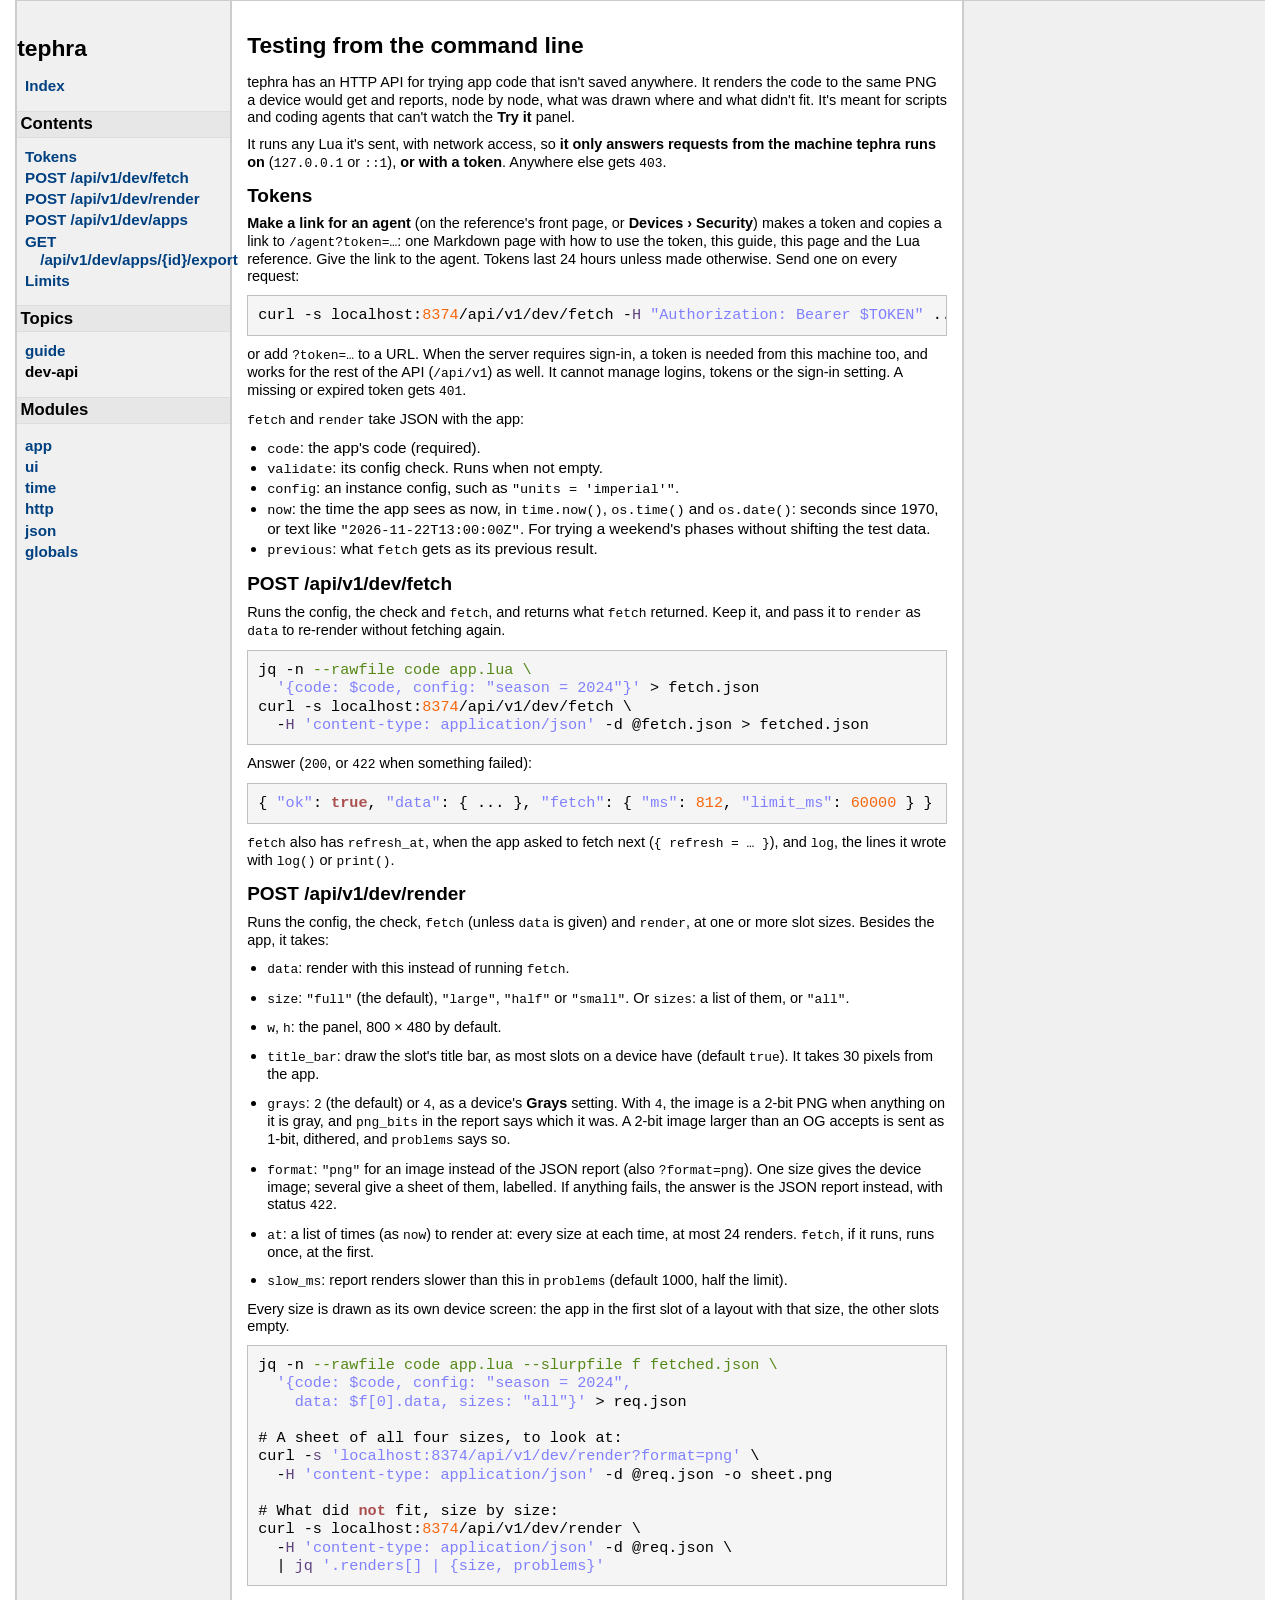
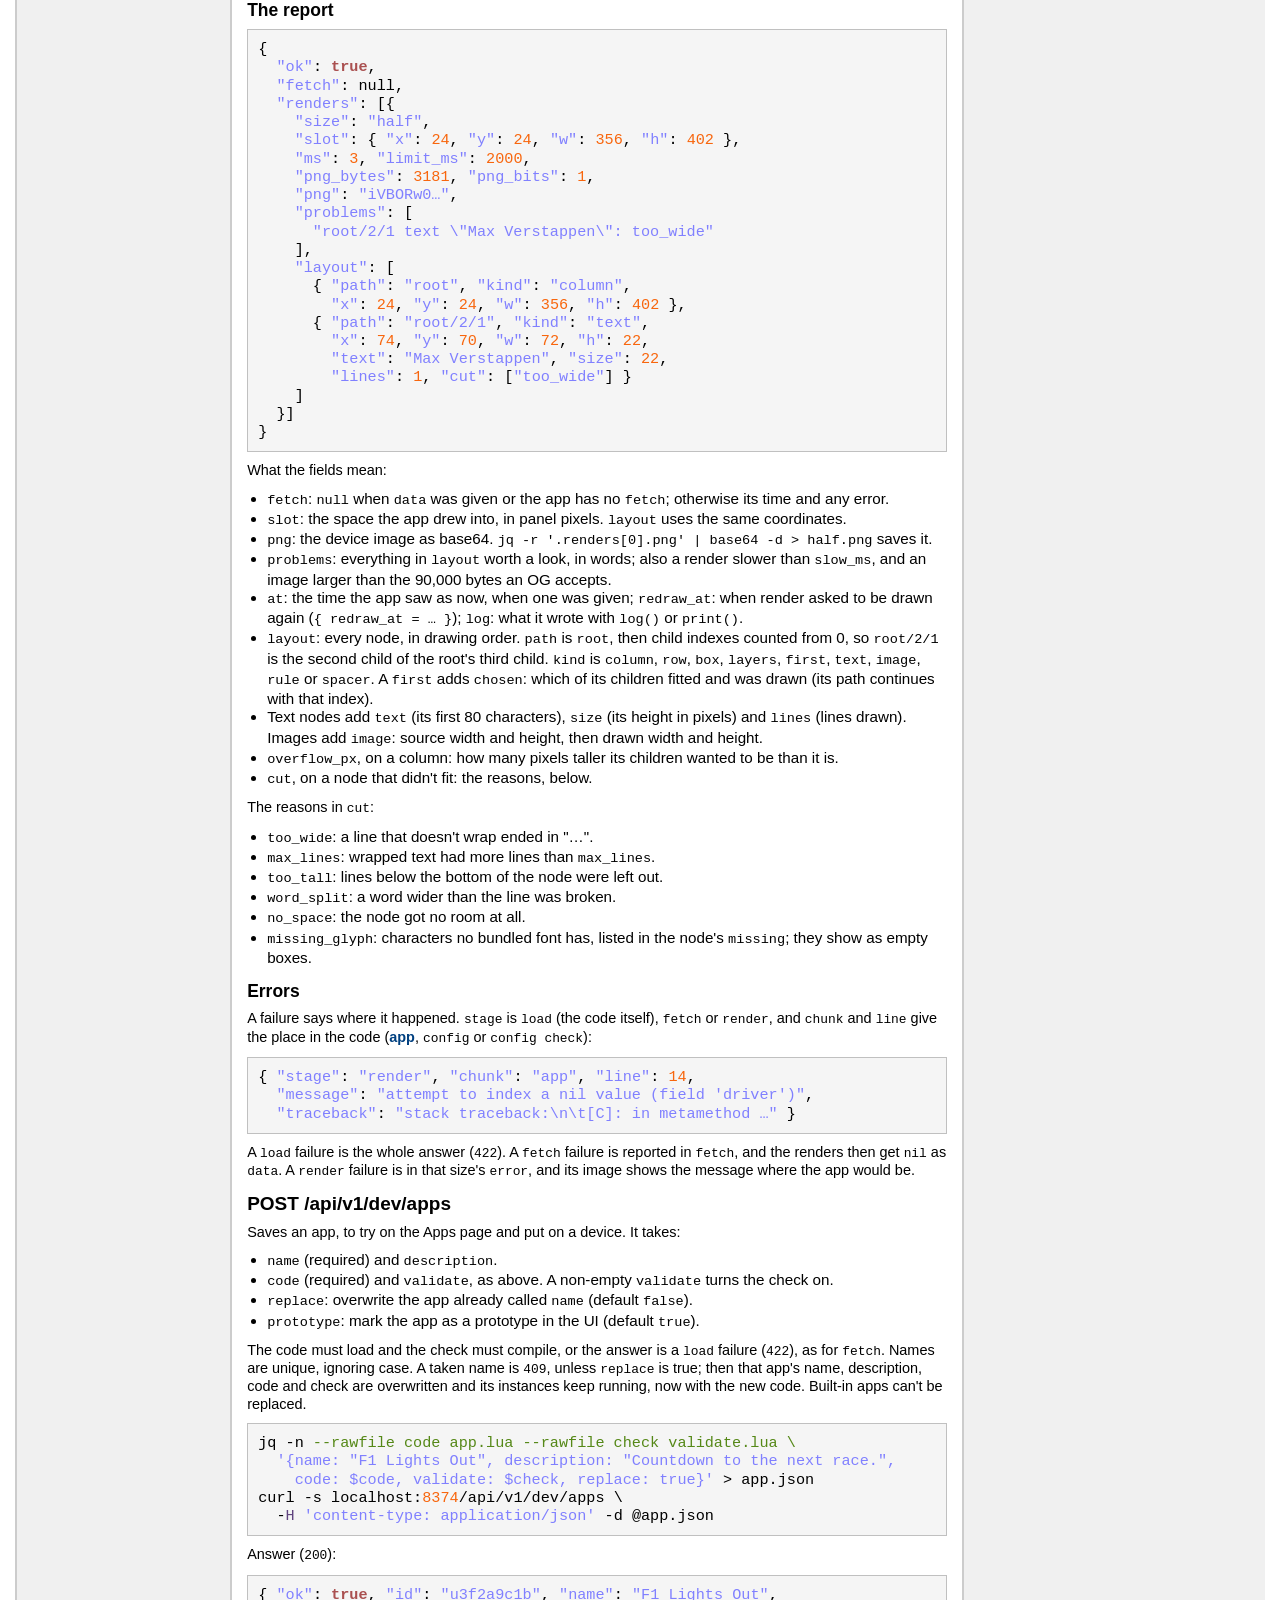
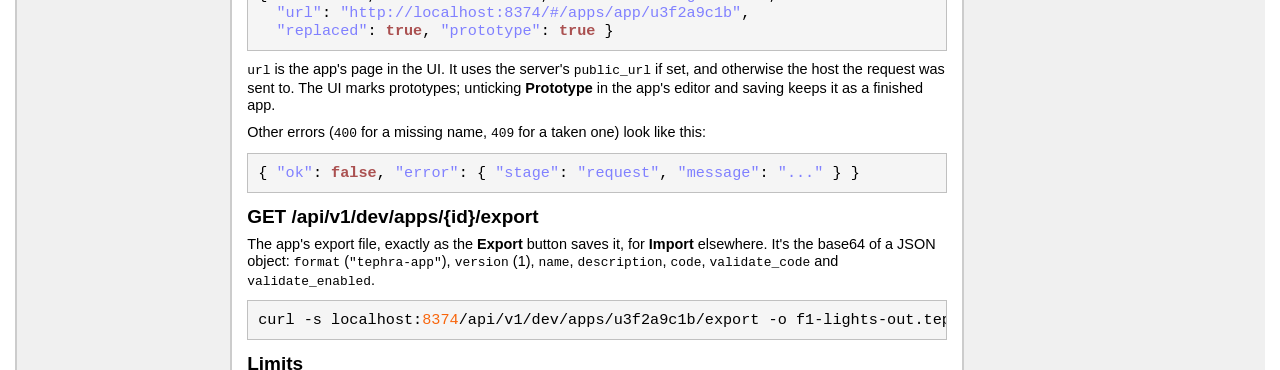
<file: web/luadoc/topics/dev-api.md.html>
<!DOCTYPE html PUBLIC "-//W3C//DTD XHTML 1.0 Strict//EN"
   "http://www.w3.org/TR/xhtml1/DTD/xhtml1-strict.dtd">
<html>
<meta http-equiv="Content-Type" content="text/html; charset=UTF-8"/>
<head>
    <title>tephra Lua API</title>
    <link rel="stylesheet" href="../ldoc.css" type="text/css" />
</head>
<body>

<div id="container">

<div id="product">
	<div id="product_logo"></div>
	<div id="product_name"><big><b></b></big></div>
	<div id="product_description"></div>
</div> <!-- id="product" -->


<div id="main">


<!-- Menu -->

<div id="navigation">
<br/>
<h1>tephra</h1>


<ul>
  <li><a href="../index.html">Index</a></li>
</ul>

<h2>Contents</h2>
<ul>
<li><a href="#Tokens">Tokens </a></li>
<li><a href="#POST__api_v1_dev_fetch">POST /api/v1/dev/fetch </a></li>
<li><a href="#POST__api_v1_dev_render">POST /api/v1/dev/render </a></li>
<li><a href="#POST__api_v1_dev_apps">POST /api/v1/dev/apps </a></li>
<li><a href="#GET__api_v1_dev_apps__id__export">GET /api/v1/dev/apps/{id}/export </a></li>
<li><a href="#Limits">Limits </a></li>
</ul>


<h2>Topics</h2>
<ul class="">
  <li><a href="../topics/guide.md.html">guide</a></li>
  <li><strong>dev-api</strong></li>
</ul>
<h2>Modules</h2>
<ul class="nowrap">
  <li><a href="../modules/app.html">app</a></li>
  <li><a href="../modules/ui.html">ui</a></li>
  <li><a href="../modules/time.html">time</a></li>
  <li><a href="../modules/http.html">http</a></li>
  <li><a href="../modules/json.html">json</a></li>
  <li><a href="../modules/globals.html">globals</a></li>
</ul>

</div>

<div id="content">


<h1>Testing from the command line</h1>

<p>tephra has an HTTP API for trying app code that isn't saved anywhere. It renders the code to the
same PNG a device would get and reports, node by node, what was drawn where and what didn't fit.
It's meant for scripts and coding agents that can't watch the <strong>Try it</strong> panel.</p>

<p>It runs any Lua it's sent, with network access, so <strong>it only answers requests from the machine
tephra runs on</strong> (<code>127.0.0.1</code> or <code>::1</code>), <strong>or with a token</strong>. Anywhere else gets <code>403</code>.</p>

<p><a name="Tokens"></a></p>
<h2>Tokens</h2>

<p><strong>Make a link for an agent</strong> (on the reference's front page, or <strong>Devices › Security</strong>) makes a token and copies
a link to <code>/agent?token=…</code>: one Markdown page with how to use the token, this guide, this page and
the Lua reference. Give the link to the agent. Tokens last 24 hours unless made otherwise. Send
one on every request:</p>


<pre>
curl -s localhost:<span class="number">8374</span>/api/v1/dev/fetch -<span class="function-name">H</span> <span class="string">"Authorization: Bearer $TOKEN"</span> ...
</pre>

<p>or add <code>?token=…</code> to a URL. When the server requires sign-in, a token is needed from this machine
too, and works for the rest of the API (<code>/api/v1</code>) as well. It cannot manage logins, tokens or
the sign-in setting. A missing or expired token gets <code>401</code>.</p>

<p><code>fetch</code> and <code>render</code> take JSON with the app:</p>

<ul>
    <li><code>code</code>: the app's code (required).</li>
    <li><code>validate</code>: its config check. Runs when not empty.</li>
    <li><code>config</code>: an instance config, such as <code>&quot;units = &apos;imperial&apos;&quot;</code>.</li>
    <li><code>now</code>: the time the app sees as now, in <code>time.now()</code>, <code>os.time()</code> and <code>os.date()</code>: seconds
    since 1970, or text like <code>&quot;2026-11-22T13:00:00Z&quot;</code>. For trying a weekend's phases without
    shifting the test data.</li>
    <li><code>previous</code>: what <code>fetch</code> gets as its previous result.</li>
</ul>

<p><a name="POST__api_v1_dev_fetch"></a></p>
<h2>POST /api/v1/dev/fetch</h2>

<p>Runs the config, the check and <code>fetch</code>, and returns what <code>fetch</code> returned. Keep it, and pass it
to <code>render</code> as <code>data</code> to re-render without fetching again.</p>


<pre>
jq -n <span class="comment">--rawfile code app.lua \
</span>  <span class="string">'{code: $code, config: "season = 2024"}'</span> &gt; fetch.json
curl -s localhost:<span class="number">8374</span>/api/v1/dev/fetch \
  -<span class="function-name">H</span> <span class="string">'content-type: application/json'</span> -d @fetch.json &gt; fetched.json
</pre>

<p>Answer (<code>200</code>, or <code>422</code> when something failed):</p>


<pre>
{ <span class="string">"ok"</span>: <span class="keyword">true</span>, <span class="string">"data"</span>: { ... }, <span class="string">"fetch"</span>: { <span class="string">"ms"</span>: <span class="number">812</span>, <span class="string">"limit_ms"</span>: <span class="number">60000</span> } }
</pre>

<p><code>fetch</code> also has <code>refresh_at</code>, when the app asked to fetch next (<code>{ refresh = … }</code>), and <code>log</code>,
the lines it wrote with <code>log()</code> or <code>print()</code>.</p>

<p><a name="POST__api_v1_dev_render"></a></p>
<h2>POST /api/v1/dev/render</h2>

<p>Runs the config, the check, <code>fetch</code> (unless <code>data</code> is given) and <code>render</code>, at one or more slot
sizes. Besides the app, it takes:</p>

<ul>
    <li><p><code>data</code>: render with this instead of running <code>fetch</code>.</p></li>
    <li><p><code>size</code>: <code>&quot;full&quot;</code> (the default), <code>&quot;large&quot;</code>, <code>&quot;half&quot;</code> or <code>&quot;small&quot;</code>. Or <code>sizes</code>: a list of them, or
    <code>&quot;all&quot;</code>.</p></li>
    <li><p><code>w</code>, <code>h</code>: the panel, 800 × 480 by default.</p></li>
    <li><p><code>title_bar</code>: draw the slot's title bar, as most slots on a device have (default <code>true</code>). It
    takes 30 pixels from the app.</p></li>
    <li><p><code>grays</code>: <code>2</code> (the default) or <code>4</code>, as a device's <strong>Grays</strong> setting. With <code>4</code>, the image is a
    2-bit PNG when anything on it is gray, and <code>png_bits</code> in the report says which it was. A
    2-bit image larger than an OG accepts is sent as 1-bit, dithered, and <code>problems</code> says so.</p></li>
    <li><p><code>format</code>: <code>&quot;png&quot;</code> for an image instead of the JSON report (also <code>?format=png</code>). One size gives
    the device image; several give a sheet of them, labelled. If anything fails, the answer is the
    JSON report instead, with status <code>422</code>.</p></li>
    <li><p><code>at</code>: a list of times (as <code>now</code>) to render at: every size at each time, at most 24 renders.
    <code>fetch</code>, if it runs, runs once, at the first.</p></li>
    <li><p><code>slow_ms</code>: report renders slower than this in <code>problems</code> (default 1000, half the limit).</p></li>
</ul>

<p>Every size is drawn as its own device screen: the app in the first slot of a layout with that
size, the other slots empty.</p>


<pre>
jq -n <span class="comment">--rawfile code app.lua --slurpfile f fetched.json \
</span>  <span class="string">'{code: $code, config: "season = 2024",
    data: $f[0].data, sizes: "all"}'</span> &gt; req.json

# A sheet of all four sizes, to look at:
curl -<span class="function-name">s</span> <span class="string">'localhost:8374/api/v1/dev/render?format=png'</span> \
  -<span class="function-name">H</span> <span class="string">'content-type: application/json'</span> -d @req.json -o sheet.png

# What did <span class="keyword">not</span> fit, size by size:
curl -s localhost:<span class="number">8374</span>/api/v1/dev/render \
  -<span class="function-name">H</span> <span class="string">'content-type: application/json'</span> -d @req.json \
  | <span class="function-name">jq</span> <span class="string">'.renders[] | {size, problems}'</span>
</pre>

<h3>The report</h3>


<pre>
{
  <span class="string">"ok"</span>: <span class="keyword">true</span>,
  <span class="string">"fetch"</span>: null,
  <span class="string">"renders"</span>: [{
    <span class="string">"size"</span>: <span class="string">"half"</span>,
    <span class="string">"slot"</span>: { <span class="string">"x"</span>: <span class="number">24</span>, <span class="string">"y"</span>: <span class="number">24</span>, <span class="string">"w"</span>: <span class="number">356</span>, <span class="string">"h"</span>: <span class="number">402</span> },
    <span class="string">"ms"</span>: <span class="number">3</span>, <span class="string">"limit_ms"</span>: <span class="number">2000</span>,
    <span class="string">"png_bytes"</span>: <span class="number">3181</span>, <span class="string">"png_bits"</span>: <span class="number">1</span>,
    <span class="string">"png"</span>: <span class="string">"iVBORw0…"</span>,
    <span class="string">"problems"</span>: [
      <span class="string">"root/2/1 text \"Max Verstappen\": too_wide"</span>
    ],
    <span class="string">"layout"</span>: [
      { <span class="string">"path"</span>: <span class="string">"root"</span>, <span class="string">"kind"</span>: <span class="string">"column"</span>,
        <span class="string">"x"</span>: <span class="number">24</span>, <span class="string">"y"</span>: <span class="number">24</span>, <span class="string">"w"</span>: <span class="number">356</span>, <span class="string">"h"</span>: <span class="number">402</span> },
      { <span class="string">"path"</span>: <span class="string">"root/2/1"</span>, <span class="string">"kind"</span>: <span class="string">"text"</span>,
        <span class="string">"x"</span>: <span class="number">74</span>, <span class="string">"y"</span>: <span class="number">70</span>, <span class="string">"w"</span>: <span class="number">72</span>, <span class="string">"h"</span>: <span class="number">22</span>,
        <span class="string">"text"</span>: <span class="string">"Max Verstappen"</span>, <span class="string">"size"</span>: <span class="number">22</span>,
        <span class="string">"lines"</span>: <span class="number">1</span>, <span class="string">"cut"</span>: [<span class="string">"too_wide"</span>] }
    ]
  }]
}
</pre>

<p>What the fields mean:</p>

<ul>
    <li><code>fetch</code>: <code>null</code> when <code>data</code> was given or the app has no <code>fetch</code>; otherwise its time and any error.</li>
    <li><code>slot</code>: the space the app drew into, in panel pixels. <code>layout</code> uses the same coordinates.</li>
    <li><code>png</code>: the device image as base64. <code>jq -r &apos;.renders[0].png&apos; | base64 -d &gt; half.png</code> saves it.</li>
    <li><code>problems</code>: everything in <code>layout</code> worth a look, in words; also a render slower than
    <code>slow_ms</code>, and an image larger than the 90,000 bytes an OG accepts.</li>
    <li><code>at</code>: the time the app saw as now, when one was given; <code>redraw_at</code>: when render asked to be
    drawn again (<code>{ redraw_at = … }</code>); <code>log</code>: what it wrote with <code>log()</code> or <code>print()</code>.</li>
    <li><code>layout</code>: every node, in drawing order. <code>path</code> is <code>root</code>, then child indexes counted from 0, so
    <code>root/2/1</code> is the second child of the root's third child. <code>kind</code> is <code>column</code>, <code>row</code>, <code>box</code>,
    <code>layers</code>, <code>first</code>, <code>text</code>, <code>image</code>, <code>rule</code> or <code>spacer</code>. A <code>first</code> adds <code>chosen</code>: which of its
    children fitted and was drawn (its path continues with that index).</li>
    <li>Text nodes add <code>text</code> (its first 80 characters), <code>size</code> (its height in pixels) and <code>lines</code>
    (lines drawn). Images add <code>image</code>: source width and height, then drawn width and height.</li>
    <li><code>overflow_px</code>, on a column: how many pixels taller its children wanted to be than it is.</li>
    <li><code>cut</code>, on a node that didn't fit: the reasons, below.</li>
</ul>

<p>The reasons in <code>cut</code>:</p>

<ul>
    <li><code>too_wide</code>: a line that doesn't wrap ended in "…".</li>
    <li><code>max_lines</code>: wrapped text had more lines than <code>max_lines</code>.</li>
    <li><code>too_tall</code>: lines below the bottom of the node were left out.</li>
    <li><code>word_split</code>: a word wider than the line was broken.</li>
    <li><code>no_space</code>: the node got no room at all.</li>
    <li><code>missing_glyph</code>: characters no bundled font has, listed in the node's <code>missing</code>; they show
    as empty boxes.</li>
</ul>

<h3>Errors</h3>

<p>A failure says where it happened. <code>stage</code> is <code>load</code> (the code itself), <code>fetch</code> or <code>render</code>, and
<code>chunk</code> and <code>line</code> give the place in the code (<a href="../modules/app.html#">app</a>, <code>config</code> or <code>config check</code>):</p>


<pre>
{ <span class="string">"stage"</span>: <span class="string">"render"</span>, <span class="string">"chunk"</span>: <span class="string">"app"</span>, <span class="string">"line"</span>: <span class="number">14</span>,
  <span class="string">"message"</span>: <span class="string">"attempt to index a nil value (field 'driver')"</span>,
  <span class="string">"traceback"</span>: <span class="string">"stack traceback:\n\t[C]: in metamethod …"</span> }
</pre>

<p>A <code>load</code> failure is the whole answer (<code>422</code>). A <code>fetch</code> failure is reported in <code>fetch</code>, and the
renders then get <code>nil</code> as <code>data</code>. A <code>render</code> failure is in that size's <code>error</code>, and its image
shows the message where the app would be.</p>

<p><a name="POST__api_v1_dev_apps"></a></p>
<h2>POST /api/v1/dev/apps</h2>

<p>Saves an app, to try on the Apps page and put on a device. It takes:</p>

<ul>
    <li><code>name</code> (required) and <code>description</code>.</li>
    <li><code>code</code> (required) and <code>validate</code>, as above. A non-empty <code>validate</code> turns the check on.</li>
    <li><code>replace</code>: overwrite the app already called <code>name</code> (default <code>false</code>).</li>
    <li><code>prototype</code>: mark the app as a prototype in the UI (default <code>true</code>).</li>
</ul>

<p>The code must load and the check must compile, or the answer is a <code>load</code> failure (<code>422</code>), as
for <code>fetch</code>. Names are unique, ignoring case. A taken name is <code>409</code>, unless <code>replace</code> is true;
then that app's name, description, code and check are overwritten and its instances keep
running, now with the new code. Built-in apps can't be replaced.</p>


<pre>
jq -n <span class="comment">--rawfile code app.lua --rawfile check validate.lua \
</span>  <span class="string">'{name: "F1 Lights Out", description: "Countdown to the next race.",
    code: $code, validate: $check, replace: true}'</span> &gt; app.json
curl -s localhost:<span class="number">8374</span>/api/v1/dev/apps \
  -<span class="function-name">H</span> <span class="string">'content-type: application/json'</span> -d @app.json
</pre>

<p>Answer (<code>200</code>):</p>


<pre>
{ <span class="string">"ok"</span>: <span class="keyword">true</span>, <span class="string">"id"</span>: <span class="string">"u3f2a9c1b"</span>, <span class="string">"name"</span>: <span class="string">"F1 Lights Out"</span>,
  <span class="string">"url"</span>: <span class="string">"http://localhost:8374/#/apps/app/u3f2a9c1b"</span>,
  <span class="string">"replaced"</span>: <span class="keyword">true</span>, <span class="string">"prototype"</span>: <span class="keyword">true</span> }
</pre>

<p><code>url</code> is the app's page in the UI. It uses the server's <code>public_url</code> if set, and otherwise
the host the request was sent to. The UI marks prototypes; unticking <strong>Prototype</strong> in the app's
editor and saving keeps it as a finished app.</p>

<p>Other errors (<code>400</code> for a missing name, <code>409</code> for a taken one) look like this:</p>


<pre>
{ <span class="string">"ok"</span>: <span class="keyword">false</span>, <span class="string">"error"</span>: { <span class="string">"stage"</span>: <span class="string">"request"</span>, <span class="string">"message"</span>: <span class="string">"..."</span> } }
</pre>

<p><a name="GET__api_v1_dev_apps__id__export"></a></p>
<h2>GET /api/v1/dev/apps/{id}/export</h2>

<p>The app's export file, exactly as the <strong>Export</strong> button saves it, for <strong>Import</strong> elsewhere.
It's the base64 of a JSON object: <code>format</code> (<code>&quot;tephra-app&quot;</code>), <code>version</code> (1), <code>name</code>,
<code>description</code>, <code>code</code>, <code>validate_code</code> and <code>validate_enabled</code>.</p>


<pre>
curl -s localhost:<span class="number">8374</span>/api/v1/dev/apps/u3f2a9c1b/export -o f1-lights-out.tephra-app
</pre>

<p><a name="Limits"></a></p>
<h2>Limits</h2>

<p>These are the same as on a device: <code>render</code> (with the config and check) has 2 seconds, <code>fetch</code>
has 60, and each may use 64 MB. <code>ms</code> and <code>limit_ms</code> show how close a run came.</p>


</div> <!-- id="content" -->
</div> <!-- id="main" -->
<div id="about">
<i>generated by <a href="http://github.com/lunarmodules/LDoc">LDoc 1.5.0</a></i>
<i style="float:right;">Last updated 2026-11-18 02:02:25 </i>
</div> <!-- id="about" -->
</div> <!-- id="container" -->
</body>
</html>
</file>
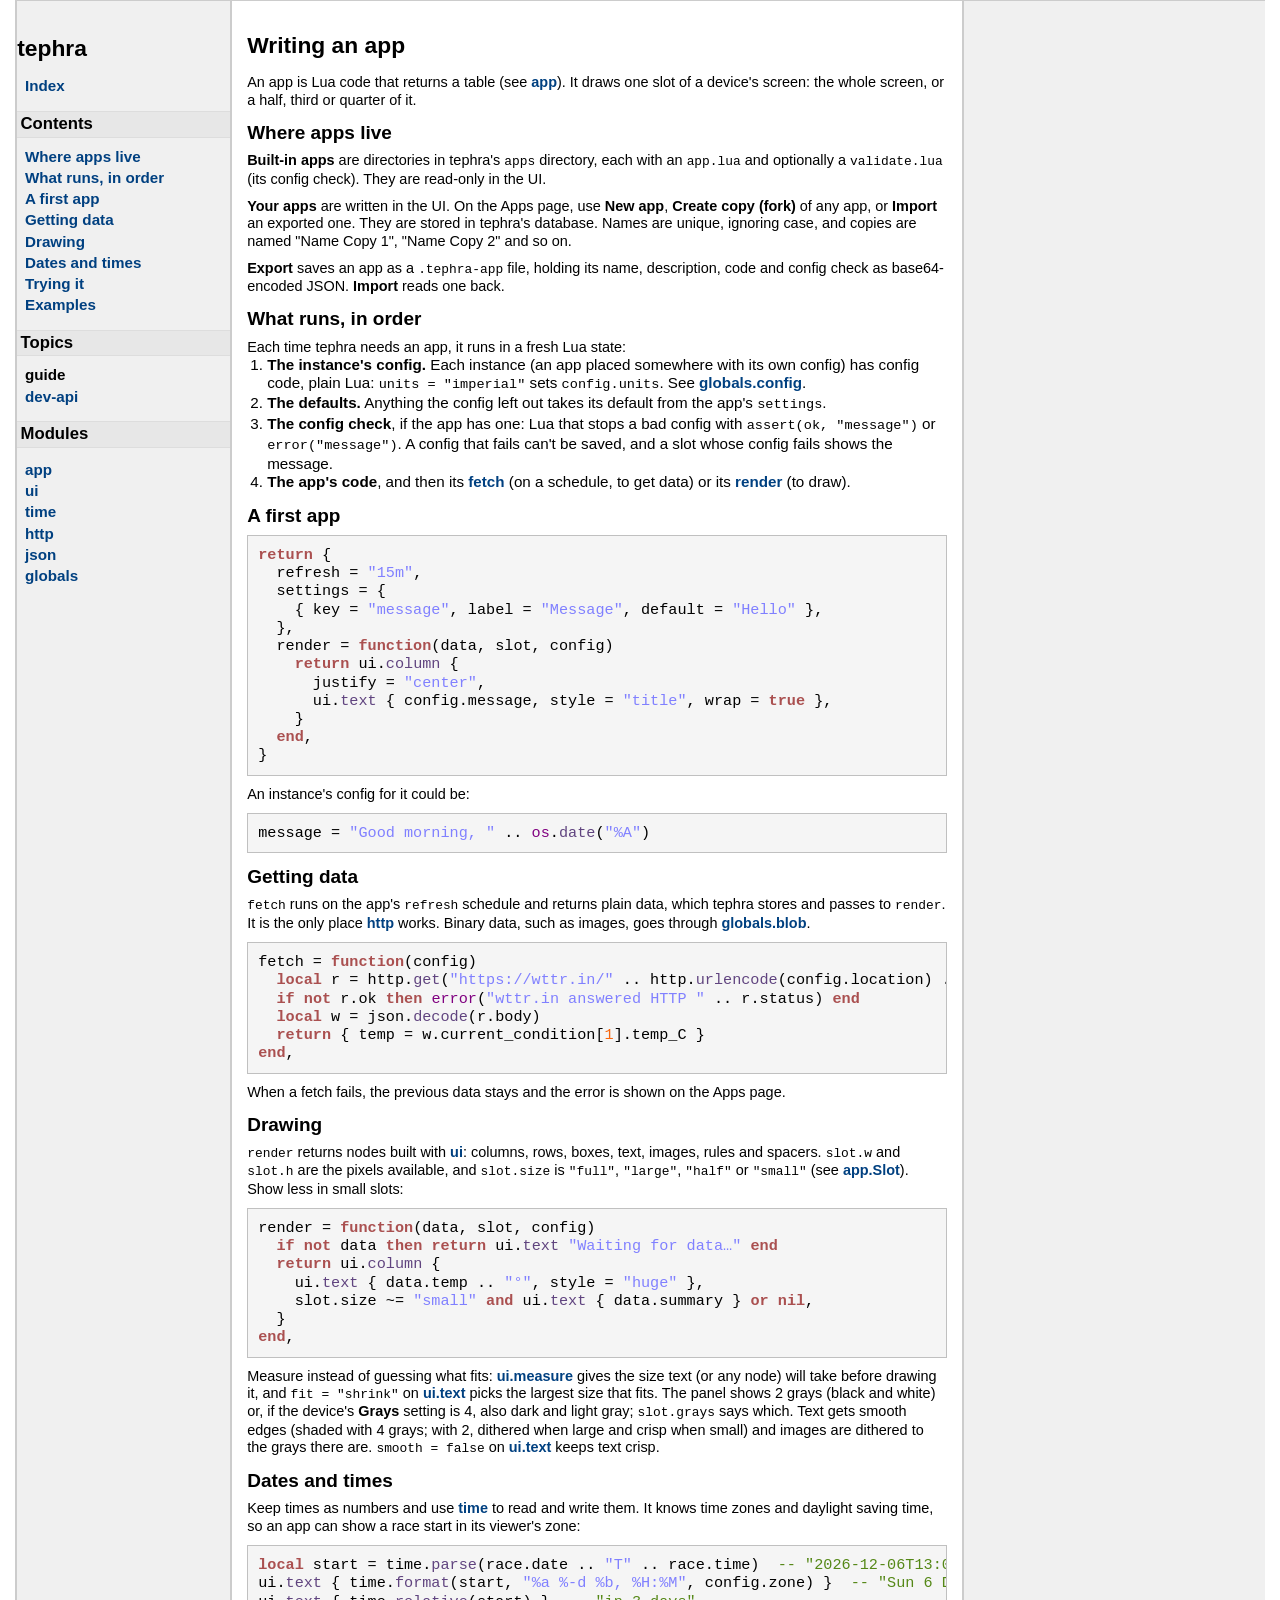
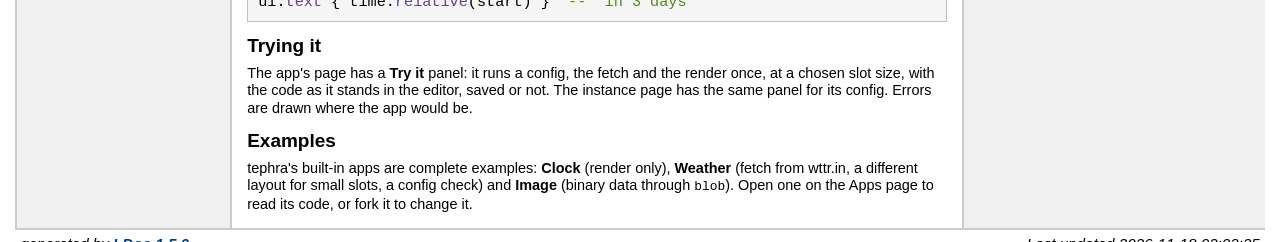
<file: web/luadoc/topics/guide.md.html>
<!DOCTYPE html PUBLIC "-//W3C//DTD XHTML 1.0 Strict//EN"
   "http://www.w3.org/TR/xhtml1/DTD/xhtml1-strict.dtd">
<html>
<meta http-equiv="Content-Type" content="text/html; charset=UTF-8"/>
<head>
    <title>tephra Lua API</title>
    <link rel="stylesheet" href="../ldoc.css" type="text/css" />
</head>
<body>

<div id="container">

<div id="product">
	<div id="product_logo"></div>
	<div id="product_name"><big><b></b></big></div>
	<div id="product_description"></div>
</div> <!-- id="product" -->


<div id="main">


<!-- Menu -->

<div id="navigation">
<br/>
<h1>tephra</h1>


<ul>
  <li><a href="../index.html">Index</a></li>
</ul>

<h2>Contents</h2>
<ul>
<li><a href="#Where_apps_live">Where apps live </a></li>
<li><a href="#What_runs__in_order">What runs, in order </a></li>
<li><a href="#A_first_app">A first app </a></li>
<li><a href="#Getting_data">Getting data </a></li>
<li><a href="#Drawing">Drawing </a></li>
<li><a href="#Dates_and_times">Dates and times </a></li>
<li><a href="#Trying_it">Trying it </a></li>
<li><a href="#Examples">Examples </a></li>
</ul>


<h2>Topics</h2>
<ul class="">
  <li><strong>guide</strong></li>
  <li><a href="../topics/dev-api.md.html">dev-api</a></li>
</ul>
<h2>Modules</h2>
<ul class="nowrap">
  <li><a href="../modules/app.html">app</a></li>
  <li><a href="../modules/ui.html">ui</a></li>
  <li><a href="../modules/time.html">time</a></li>
  <li><a href="../modules/http.html">http</a></li>
  <li><a href="../modules/json.html">json</a></li>
  <li><a href="../modules/globals.html">globals</a></li>
</ul>

</div>

<div id="content">


<h1>Writing an app</h1>

<p>An app is Lua code that returns a table (see <a href="../modules/app.html#">app</a>). It draws one slot of a device's screen:
the whole screen, or a half, third or quarter of it.</p>

<p><a name="Where_apps_live"></a></p>
<h2>Where apps live</h2>

<p><strong>Built-in apps</strong> are directories in tephra's <code>apps</code> directory, each with an <code>app.lua</code> and
optionally a <code>validate.lua</code> (its config check). They are read-only in the UI.</p>

<p><strong>Your apps</strong> are written in the UI. On the Apps page, use <strong>New app</strong>, <strong>Create copy (fork)</strong> of
any app, or <strong>Import</strong> an exported one. They are stored in tephra's database. Names are unique,
ignoring case, and copies are named "Name Copy 1", "Name Copy 2" and so on.</p>

<p><strong>Export</strong> saves an app as a <code>.tephra-app</code> file, holding its name, description, code and config
check as base64-encoded JSON. <strong>Import</strong> reads one back.</p>

<p><a name="What_runs__in_order"></a></p>
<h2>What runs, in order</h2>

<p>Each time tephra needs an app, it runs in a fresh Lua state:</p>

<ol>
    <li><strong>The instance's config.</strong> Each instance (an app placed somewhere with its own config) has
    config code, plain Lua: <code>units = &quot;imperial&quot;</code> sets <code>config.units</code>. See <a href="../modules/globals.html#config">globals.config</a>.</li>
    <li><strong>The defaults.</strong> Anything the config left out takes its default from the app's <code>settings</code>.</li>
    <li><strong>The config check</strong>, if the app has one: Lua that stops a bad config with
    <code>assert(ok, &quot;message&quot;)</code> or <code>error(&quot;message&quot;)</code>. A config that fails can't be saved, and a
    slot whose config fails shows the message.</li>
    <li><strong>The app's code</strong>, and then its <a href="../modules/app.html#fetch">fetch</a> (on a schedule, to get data) or its
    <a href="../modules/app.html#render">render</a> (to draw).</li>
</ol>

<p><a name="A_first_app"></a></p>
<h2>A first app</h2>


<pre>
<span class="keyword">return</span> {
  refresh = <span class="string">"15m"</span>,
  settings = {
    { key = <span class="string">"message"</span>, label = <span class="string">"Message"</span>, default = <span class="string">"Hello"</span> },
  },
  render = <span class="keyword">function</span>(data, slot, config)
    <span class="keyword">return</span> ui.<span class="function-name">column</span> {
      justify = <span class="string">"center"</span>,
      ui.<span class="function-name">text</span> { config.message, style = <span class="string">"title"</span>, wrap = <span class="keyword">true</span> },
    }
  <span class="keyword">end</span>,
}
</pre>

<p>An instance's config for it could be:</p>


<pre>
message = <span class="string">"Good morning, "</span> .. <span class="global">os</span>.<span class="function-name">date</span>(<span class="string">"%A"</span>)
</pre>

<p><a name="Getting_data"></a></p>
<h2>Getting data</h2>

<p><code>fetch</code> runs on the app's <code>refresh</code> schedule and returns plain data, which tephra stores and
passes to <code>render</code>. It is the only place <a href="../modules/http.html#">http</a> works. Binary data, such as images, goes
through <a href="../modules/globals.html#blob">globals.blob</a>.</p>


<pre>
fetch = <span class="keyword">function</span>(config)
  <span class="keyword">local</span> r = http.<span class="function-name">get</span>(<span class="string">"https://wttr.in/"</span> .. http.<span class="function-name">urlencode</span>(config.location) .. <span class="string">"?format=j1"</span>)
  <span class="keyword">if</span> <span class="keyword">not</span> r.ok <span class="keyword">then</span> <span class="global">error</span>(<span class="string">"wttr.in answered HTTP "</span> .. r.status) <span class="keyword">end</span>
  <span class="keyword">local</span> w = json.<span class="function-name">decode</span>(r.body)
  <span class="keyword">return</span> { temp = w.current_condition[<span class="number">1</span>].temp_C }
<span class="keyword">end</span>,
</pre>

<p>When a fetch fails, the previous data stays and the error is shown on the Apps page.</p>

<p><a name="Drawing"></a></p>
<h2>Drawing</h2>

<p><code>render</code> returns nodes built with <a href="../modules/ui.html#">ui</a>: columns, rows, boxes, text, images, rules and spacers.
<code>slot.w</code> and <code>slot.h</code> are the pixels available, and <code>slot.size</code> is <code>&quot;full&quot;</code>, <code>&quot;large&quot;</code>, <code>&quot;half&quot;</code>
or <code>&quot;small&quot;</code> (see <a href="../modules/app.html#Slot">app.Slot</a>). Show less in small slots:</p>


<pre>
render = <span class="keyword">function</span>(data, slot, config)
  <span class="keyword">if</span> <span class="keyword">not</span> data <span class="keyword">then</span> <span class="keyword">return</span> ui.<span class="function-name">text</span> <span class="string">"Waiting for data…"</span> <span class="keyword">end</span>
  <span class="keyword">return</span> ui.<span class="function-name">column</span> {
    ui.<span class="function-name">text</span> { data.temp .. <span class="string">"°"</span>, style = <span class="string">"huge"</span> },
    slot.size ~= <span class="string">"small"</span> <span class="keyword">and</span> ui.<span class="function-name">text</span> { data.summary } <span class="keyword">or</span> <span class="keyword">nil</span>,
  }
<span class="keyword">end</span>,
</pre>

<p>Measure instead of guessing what fits: <a href="../modules/ui.html#measure">ui.measure</a> gives the size text (or any node) will
take before drawing it, and <code>fit = &quot;shrink&quot;</code> on <a href="../modules/ui.html#text">ui.text</a> picks the largest size that fits.
The panel shows 2 grays (black and white) or, if the device's <strong>Grays</strong> setting is 4, also
dark and light gray; <code>slot.grays</code> says which. Text gets smooth edges (shaded with 4 grays;
with 2, dithered when large and crisp when small) and images are dithered to the grays there
are. <code>smooth = false</code> on <a href="../modules/ui.html#text">ui.text</a> keeps text crisp.</p>

<p><a name="Dates_and_times"></a></p>
<h2>Dates and times</h2>

<p>Keep times as numbers and use <a href="../modules/time.html#">time</a> to read and write them. It knows time zones and daylight
saving time, so an app can show a race start in its viewer's zone:</p>


<pre>
<span class="keyword">local</span> start = time.<span class="function-name">parse</span>(race.date .. <span class="string">"T"</span> .. race.time)  <span class="comment">-- "2026-12-06T13:00:00Z"
</span>ui.<span class="function-name">text</span> { time.<span class="function-name">format</span>(start, <span class="string">"%a %-d %b, %H:%M"</span>, config.zone) }  <span class="comment">-- "Sun 6 Dec, 17:00"
</span>ui.<span class="function-name">text</span> { time.<span class="function-name">relative</span>(start) }  <span class="comment">-- "in 3 days"</span>
</pre>

<p><a name="Trying_it"></a></p>
<h2>Trying it</h2>

<p>The app's page has a <strong>Try it</strong> panel: it runs a config, the fetch and the render once, at a
chosen slot size, with the code as it stands in the editor, saved or not. The instance page has
the same panel for its config. Errors are drawn where the app would be.</p>

<p><a name="Examples"></a></p>
<h2>Examples</h2>

<p>tephra's built-in apps are complete examples: <strong>Clock</strong> (render only), <strong>Weather</strong> (fetch from
wttr.in, a different layout for small slots, a config check) and <strong>Image</strong> (binary data through
<code>blob</code>). Open one on the Apps page to read its code, or fork it to change it.</p>


</div> <!-- id="content" -->
</div> <!-- id="main" -->
<div id="about">
<i>generated by <a href="http://github.com/lunarmodules/LDoc">LDoc 1.5.0</a></i>
<i style="float:right;">Last updated 2026-11-18 02:02:25 </i>
</div> <!-- id="about" -->
</div> <!-- id="container" -->
</body>
</html>
</file>
<file: web/luadoc/ldoc.css>
/* BEGIN RESET

Copyright (c) 2010, Yahoo! Inc. All rights reserved.
Code licensed under the BSD License:
http://developer.yahoo.com/yui/license.html
version: 2.8.2r1
*/
html {
    color: #000;
    background: #FFF;
}
body,div,dl,dt,dd,ul,ol,li,h1,h2,h3,h4,h5,h6,pre,code,form,fieldset,legend,input,button,textarea,p,blockquote,th,td {
    margin: 0;
    padding: 0;
}
table {
    border-collapse: collapse;
    border-spacing: 0;
}
fieldset,img {
    border: 0;
}
address,caption,cite,code,dfn,em,strong,th,var,optgroup {
    font-style: inherit;
    font-weight: inherit;
}
del,ins {
    text-decoration: none;
}
li {
    margin-left: 20px;
}
caption,th {
    text-align: left;
}
h1,h2,h3,h4,h5,h6 {
    font-size: 100%;
    font-weight: bold;
}
q:before,q:after {
    content: '';
}
abbr,acronym {
    border: 0;
    font-variant: normal;
}
sup {
    vertical-align: baseline;
}
sub {
    vertical-align: baseline;
}
legend {
    color: #000;
}
input,button,textarea,select,optgroup,option {
    font-family: inherit;
    font-size: inherit;
    font-style: inherit;
    font-weight: inherit;
}
input,button,textarea,select {*font-size:100%;
}
/* END RESET */

body {
    margin-left: 1em;
    margin-right: 1em;
    font-family: arial, helvetica, geneva, sans-serif;
    background-color: #ffffff; margin: 0px;
}

code, tt { font-family: monospace; font-size: 1.1em; }
span.parameter { font-family:monospace; }
span.parameter:after { content:":"; }
span.types:before { content:"("; }
span.types:after { content:")"; }
.type { font-weight: bold; font-style:italic }

body, p, td, th { font-size: .95em; line-height: 1.2em;}

p, ul { margin: 10px 0 0 0px;}

strong { font-weight: bold;}

em { font-style: italic;}

h1 {
    font-size: 1.5em;
    margin: 20px 0 20px 0;
}
h2, h3, h4 { margin: 15px 0 10px 0; }
h2 { font-size: 1.25em; }
h3 { font-size: 1.15em; }
h4 { font-size: 1.06em; }

a:link { font-weight: bold; color: #004080; text-decoration: none; }
a:visited { font-weight: bold; color: #006699; text-decoration: none; }
a:link:hover { text-decoration: underline; }

hr {
    color:#cccccc;
    background: #00007f;
    height: 1px;
}

blockquote { margin-left: 3em; }

ul { list-style-type: disc; }

p.name {
    font-family: "Andale Mono", monospace;
    padding-top: 1em;
}

pre {
    background-color: rgb(245, 245, 245);
    border: 1px solid #C0C0C0; /* silver */
    padding: 10px;
    margin: 10px 0 10px 0;
    overflow: auto;
    font-family: "Andale Mono", monospace;
}

pre.example {
    font-size: .85em;
}

table.index { border: 1px #00007f; }
table.index td { text-align: left; vertical-align: top; }

#container {
    margin-left: 1em;
    margin-right: 1em;
    background-color: #f0f0f0;
}

#product {
    text-align: center;
    border-bottom: 1px solid #cccccc;
    background-color: #ffffff;
}

#product big {
    font-size: 2em;
}

#main {
    background-color: #f0f0f0;
    border-left: 2px solid #cccccc;
}

#navigation {
    float: left;
    width: 14em;
    vertical-align: top;
    background-color: #f0f0f0;
    overflow: visible;
}

#navigation h2 {
    background-color:#e7e7e7;
    font-size:1.1em;
    color:#000000;
    text-align: left;
    padding:0.2em;
    border-top:1px solid #dddddd;
    border-bottom:1px solid #dddddd;
}

#navigation ul
{
    font-size:1em;
    list-style-type: none;
    margin: 1px 1px 10px 1px;
}

#navigation li {
    text-indent: -1em;
    display: block;
    margin: 3px 0px 0px 22px;
}

#navigation li li a {
    margin: 0px 3px 0px -1em;
}

#content {
    margin-left: 14em;
    padding: 1em;
    width: 700px;
    border-left: 2px solid #cccccc;
    border-right: 2px solid #cccccc;
    background-color: #ffffff;
}

#about {
    clear: both;
    padding: 5px;
    border-top: 2px solid #cccccc;
    background-color: #ffffff;
}

@media print {
    body {
        font: 12pt "Times New Roman", "TimeNR", Times, serif;
    }
    a { font-weight: bold; color: #004080; text-decoration: underline; }

    #main {
        background-color: #ffffff;
        border-left: 0px;
    }

    #container {
        margin-left: 2%;
        margin-right: 2%;
        background-color: #ffffff;
    }

    #content {
        padding: 1em;
        background-color: #ffffff;
    }

    #navigation {
        display: none;
    }
    pre.example {
        font-family: "Andale Mono", monospace;
        font-size: 10pt;
        page-break-inside: avoid;
    }
}

table.module_list {
    border-width: 1px;
    border-style: solid;
    border-color: #cccccc;
    border-collapse: collapse;
}
table.module_list td {
    border-width: 1px;
    padding: 3px;
    border-style: solid;
    border-color: #cccccc;
}
table.module_list td.name { background-color: #f0f0f0; min-width: 200px; }
table.module_list td.summary { width: 100%; }


table.function_list {
    border-width: 1px;
    border-style: solid;
    border-color: #cccccc;
    border-collapse: collapse;
}
table.function_list td {
    border-width: 1px;
    padding: 3px;
    border-style: solid;
    border-color: #cccccc;
}
table.function_list td.name { background-color: #f0f0f0; min-width: 200px; }
table.function_list td.summary { width: 100%; }

ul.nowrap {
    overflow:auto;
    white-space:nowrap;
}

dl.table dt, dl.function dt {border-top: 1px solid #ccc; padding-top: 1em;}
dl.table dd, dl.function dd {padding-bottom: 1em; margin: 10px 0 0 20px;}
dl.table h3, dl.function h3 {font-size: .95em;}

/* stop sublists from having initial vertical space */
ul ul { margin-top: 0px; }
ol ul { margin-top: 0px; }
ol ol { margin-top: 0px; }
ul ol { margin-top: 0px; }

/* make the target distinct; helps when we're navigating to a function */
a:target + * {
  background-color: #FF9;
}


/* styles for prettification of source */
pre .comment { color: #558817; }
pre .constant { color: #a8660d; }
pre .escape { color: #844631; }
pre .keyword { color: #aa5050; font-weight: bold; }
pre .library { color: #0e7c6b; }
pre .marker { color: #512b1e; background: #fedc56; font-weight: bold; }
pre .string { color: #8080ff; }
pre .number { color: #f8660d; }
pre .function-name { color: #60447f; }
pre .operator { color: #2239a8; font-weight: bold; }
pre .preprocessor, pre .prepro { color: #a33243; }
pre .global { color: #800080; }
pre .user-keyword { color: #800080; }
pre .prompt { color: #558817; }
pre .url { color: #272fc2; text-decoration: underline; }
</file>
